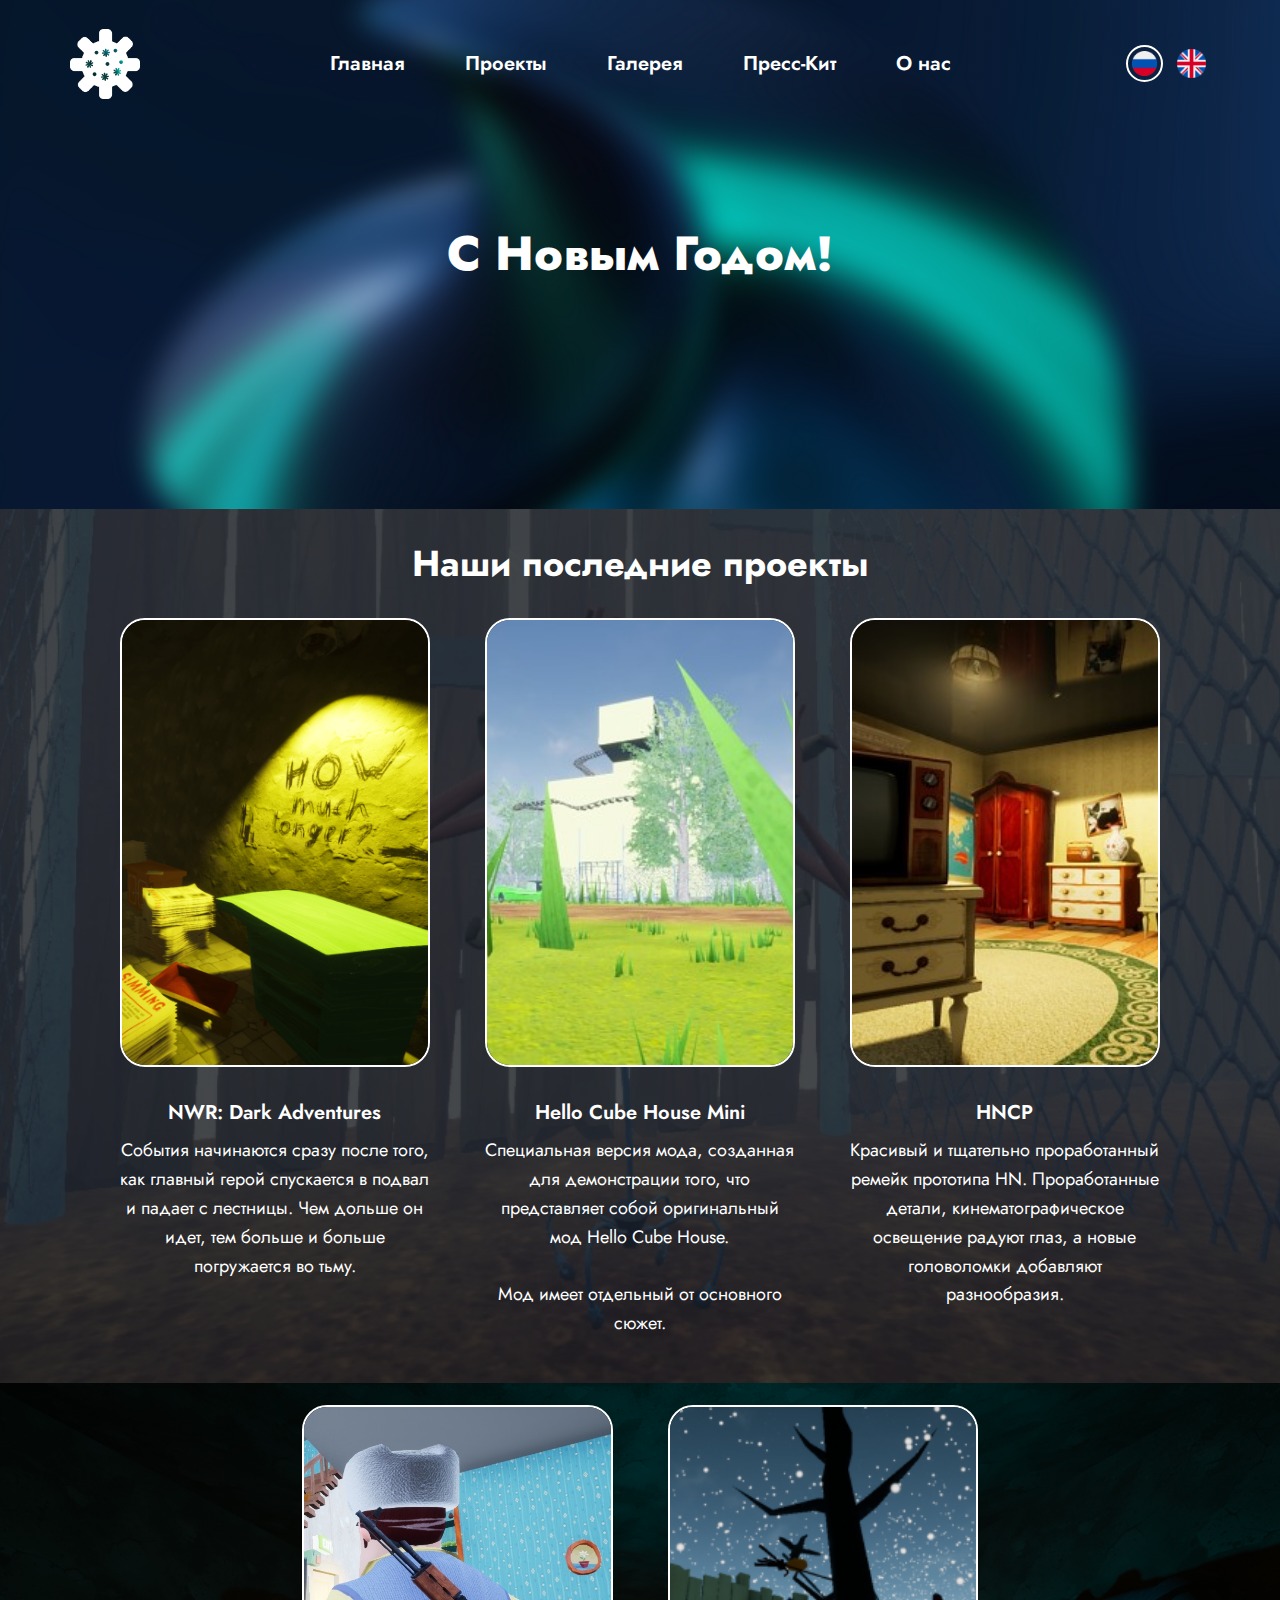
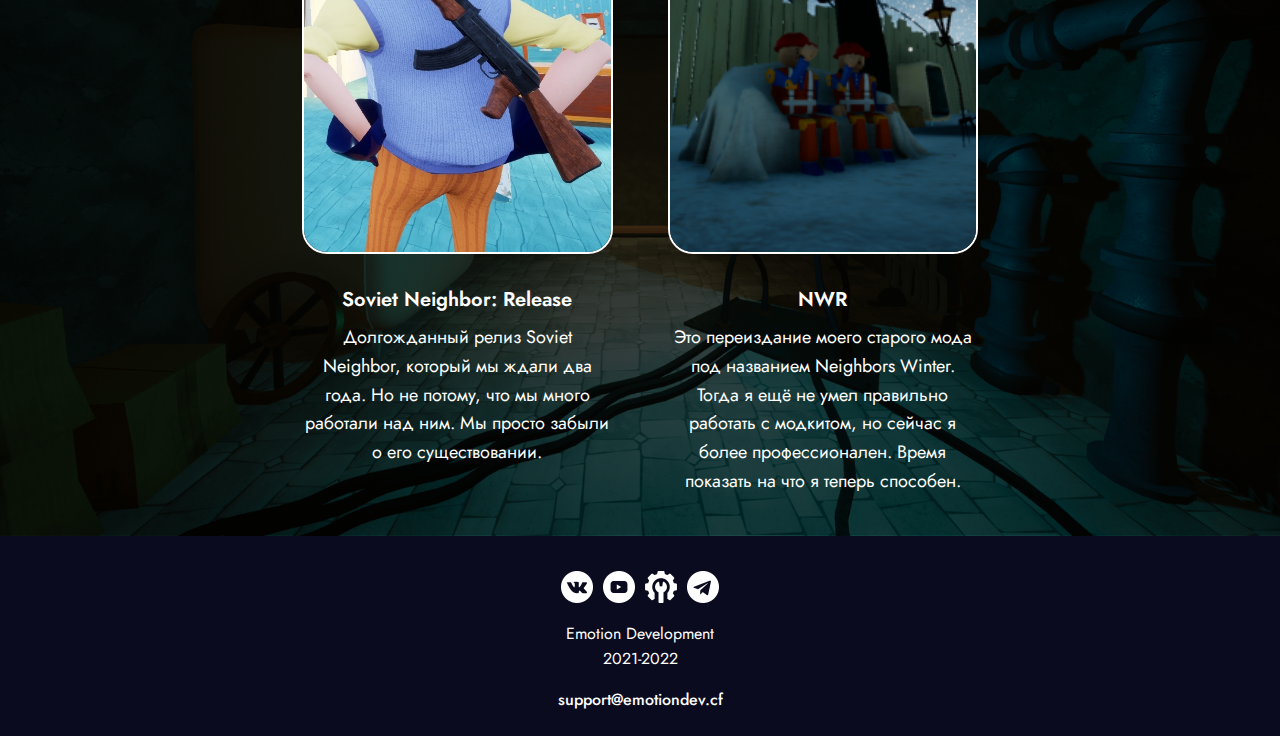
<file: index.html>
<!DOCTYPE html>
<html style="font-size: 16px;" lang="ru-RU"><head>
<!-- Google tag (gtag.js) -->
<script async src="https://www.googletagmanager.com/gtag/js?id=G-5GQX25TE05"></script>
<script>
  window.dataLayer = window.dataLayer || [];
  function gtag(){dataLayer.push(arguments);}
  gtag('js', new Date());

  gtag('config', 'G-5GQX25TE05');
</script>
    <meta name="viewport" content="width=device-width, initial-scale=1.0">
    <meta charset="utf-8">
    <meta name="keywords" content="​привет сосед, emotional development, emotion dev.,hello neighbor, эмоции, разработчик">
    <meta name="description" content="Emotion Development - это новая, но достойная команда разработчиков, которые делают лучшее для вас. Иконки, фан-игры, моды, мемы, красивый дизайн. И это только начало. Мы будем совершенствоваться и стараться выполнять ваши пожелания.">
    <title>Главная | Emotion Development |</title>
    <link rel="stylesheet" href="nicepage.css" media="screen">
<link rel="stylesheet" href="home.css" media="screen">
    <script class="u-script" type="text/javascript" src="jquery.js" defer=""></script>
    <script class="u-script" type="text/javascript" src="nicepage.js" defer=""></script>
    <meta name="generator" content="Nicepage 5.2.4, nicepage.com">
    <meta name="referrer" content="origin">
    
    <link rel="icon" href="images/favicon.svg">
    <link id="u-theme-google-font" rel="stylesheet" href="https://fonts.googleapis.com/css?family=Roboto:100,100i,300,300i,400,400i,500,500i,700,700i,900,900i|Jost:100,100i,200,200i,300,300i,400,400i,500,500i,600,600i,700,700i,800,800i,900,900i">
    <link id="u-page-google-font" rel="stylesheet" href="https://fonts.googleapis.com/css?family=Jost:100,100i,200,200i,300,300i,400,400i,500,500i,600,600i,700,700i,800,800i,900,900i">
    
    
    
    
    
    <script type="application/ld+json">{
		"@context": "http://schema.org",
		"@type": "Organization",
		"name": "Emotion Site Original",
		"sameAs": [
				"https://vk.com/emdev1",
				"https://www.youtube.com/channel/UCxdG49W7KeynDYzhjl24iug",
				"https://www.moddb.com/members/emotion-development",
				"https://t.me/dmitrymodder"
		]
}</script>
    <meta name="theme-color" content="#478ac9">
    <meta property="og:title" content="Главная | Emotion Development |">
    <meta property="og:description" content="Emotion Development - это новая, но достойная команда разработчиков, которые делают лучшее для вас. Иконки, фан-игры, моды, мемы, красивый дизайн. И это только начало. Мы будем совершенствоваться и стараться выполнять ваши пожелания.">
    <meta property="og:type" content="website">
  </head>
  <body data-home-page="home.html" data-home-page-title="home" class="u-body u-overlap u-overlap-contrast u-xl-mode" data-lang="ru"><header class="u-clearfix u-header" id="sec-0335"><div class="u-clearfix u-sheet u-valign-middle-md u-valign-middle-sm u-sheet-1">
        <img class="u-align-center-xs u-enable-responsive u-image u-image-contain u-image-default u-image-1" src="images/emotion_fluent_winter_compact.svg" alt="" data-image-width="778" data-image-height="779" data-href="home.html">
        <nav class="u-align-left u-menu u-menu-one-level u-offcanvas u-menu-1" data-responsive-from="MD" data-submenu-level="on-click">
          <div class="menu-collapse" style="font-size: 1.25rem; letter-spacing: 0px; font-weight: 600;">
            <a class="u-button-style u-custom-active-border-color u-custom-active-color u-custom-border u-custom-border-color u-custom-border-radius u-custom-borders u-custom-color u-custom-hover-border-color u-custom-hover-color u-custom-left-right-menu-spacing u-custom-padding-bottom u-custom-text-active-color u-custom-text-color u-custom-text-hover-color u-custom-top-bottom-menu-spacing u-file-icon u-nav-link u-text-white u-file-icon-1" href="#">
              <img src="images/3669462-7024b5f0.png" alt="">
            </a>
          </div>
          <div class="u-custom-menu u-nav-container">
            <ul class="u-nav u-spacing-20 u-unstyled u-nav-1"><li class="u-nav-item"><a class="u-border-active-white u-border-hover-grey-15 u-button-style u-nav-link u-text-active-white u-text-hover-grey-15 u-text-white" href="home.html" style="padding: 8px 20px;">Главная</a>
</li><li class="u-nav-item"><a class="u-border-active-white u-border-hover-grey-15 u-button-style u-nav-link u-text-active-white u-text-hover-grey-15 u-text-white" href="projects.html" style="padding: 8px 20px;">Проекты</a>
</li><li class="u-nav-item"><a class="u-border-active-white u-border-hover-grey-15 u-button-style u-nav-link u-text-active-white u-text-hover-grey-15 u-text-white" href="gallery.html" style="padding: 8px 20px;">Галерея</a>
</li><li class="u-nav-item"><a class="u-border-active-white u-border-hover-grey-15 u-button-style u-nav-link u-text-active-white u-text-hover-grey-15 u-text-white" href="presskit.html" style="padding: 8px 20px;">Пресс-Кит</a>
</li><li class="u-nav-item"><a class="u-border-active-white u-border-hover-grey-15 u-button-style u-nav-link u-text-active-white u-text-hover-grey-15 u-text-white" href="about.html" style="padding: 8px 20px;">О нас</a>
</li></ul>
          </div>
          <div class="u-custom-menu u-nav-container-collapse">
            <div class="u-align-center u-container-style u-custom-color-4 u-inner-container-layout u-sidenav u-sidenav-1" data-offcanvas-width="414.2657">
              <div class="u-inner-container-layout u-sidenav-overflow">
                <div class="u-menu-close u-menu-close-1"></div>
                <ul class="u-align-center u-nav u-popupmenu-items u-spacing-14 u-unstyled u-nav-2"><li class="u-nav-item"><a class="u-button-style u-nav-link" href="home.html">Главная</a>
</li><li class="u-nav-item"><a class="u-button-style u-nav-link" href="projects.html">Проекты</a>
</li><li class="u-nav-item"><a class="u-button-style u-nav-link" href="gallery.html">Галерея</a>
</li><li class="u-nav-item"><a class="u-button-style u-nav-link" href="presskit.html">Пресс-Кит</a>
</li><li class="u-nav-item"><a class="u-button-style u-nav-link" href="about.html">О нас</a>
</li></ul>
                <img class="u-align-center-xs u-image u-image-contain u-image-default u-opacity u-opacity-0 u-preserve-proportions u-image-2" alt="" data-image-width="4723" data-image-height="4723" src="images/emotion_white.png"><span class="u-file-icon u-icon u-icon-rectangle u-icon-1" data-href="https://emotiondev.ga"><img src="images/197374.png" alt=""></span><span class="u-border-2 u-border-white u-file-icon u-icon u-icon-circle u-icon-2"><img src="images/4628645.png" alt=""></span>
              </div>
            </div>
            <div class="u-menu-overlay"></div>
          </div>
        </nav><span class="u-file-icon u-hidden-md u-hidden-sm u-hidden-xs u-icon u-icon-rectangle u-icon-3" data-href="https://emotiondev.ga"><img src="images/197374.png" alt=""></span><span class="u-border-2 u-border-white u-file-icon u-hidden-md u-hidden-sm u-hidden-xs u-icon u-icon-circle u-icon-4"><img src="images/4628645.png" alt=""></span>
      </div></header>
    <section class="u-align-center u-clearfix u-image u-shading u-section-1" src="" data-image-width="4400" data-image-height="2477" id="sec-6d29">
      <div class="u-clearfix u-sheet u-valign-middle-xs u-sheet-1">
        <h1 class="u-text u-text-default u-text-white u-title u-text-1">С Новым Годом!</h1>
      </div>
    </section>
    <section class="u-clearfix u-image u-shading u-section-2" id="sec-89e2" data-image-width="1194" data-image-height="775">
      <div class="u-clearfix u-sheet u-valign-middle u-sheet-1">
        <h1 class="u-align-center u-text u-text-default u-text-font u-text-white u-text-1">Наши последние проекты</h1>
        <div class="u-list u-list-1">
          <div class="u-repeater u-repeater-1">
            <div class="u-align-center u-container-style u-list-item u-repeater-item">
              <div class="u-container-layout u-similar-container u-container-layout-1">
                <img class="u-border-2 u-border-custom-color-5 u-expanded-width u-image u-image-round u-radius-25 u-image-1" src="images/HighresScreenshot00008-min.png" alt="" data-image-width="1917" data-image-height="966">
                <p class="u-small-text u-text u-text-default u-text-variant u-text-2">NWR: Dark Adventures</p>
                <p class="u-small-text u-text u-text-default u-text-variant u-text-3"> События начинаются сразу после того, как главный герой спускается в подвал и падает с лестницы. Чем дольше он идет, тем больше и больше погружается во тьму.</p>
              </div>
            </div>
            <div class="u-align-center u-container-style u-list-item u-repeater-item">
              <div class="u-container-layout u-similar-container u-container-layout-2">
                <img class="u-border-2 u-border-custom-color-5 u-expanded-width u-image u-image-round u-radius-25 u-image-2" src="images/k_bECh3vd3E.1.jpg" alt="" data-image-width="620" data-image-height="304">
                <p class="u-small-text u-text u-text-default u-text-variant u-text-4">Hello Cube House Mini</p>
                <p class="u-small-text u-text u-text-default u-text-variant u-text-5"> Специальная версия мода, созданная для демонстрации того, что представляет собой оригинальный мод Hello Cube House. <br>
                  <br>Мод имеет отдельный от основного сюжет.<br>
                </p>
              </div>
            </div>
            <div class="u-align-center u-container-style u-list-item u-repeater-item">
              <div class="u-container-layout u-similar-container u-container-layout-3">
                <img class="u-border-2 u-border-custom-color-5 u-expanded-width u-image u-image-round u-radius-25 u-image-3" src="images/Bwb_jLxq9WM.jpg" alt="" data-image-width="620" data-image-height="310">
                <p class="u-small-text u-text u-text-default u-text-variant u-text-6">HNCP</p>
                <p class="u-small-text u-text u-text-default u-text-variant u-text-7"> Красивый и тщательно проработанный ремейк прототипа HN. Проработанные детали, кинематографическое освещение радуют глаз, а новые головоломки добавляют разнообразия.</p>
              </div>
            </div>
          </div>
        </div>
      </div>
    </section>
    <section class="u-clearfix u-image u-shading u-section-3" id="carousel_25c3" data-image-width="1920" data-image-height="969">
      <div class="u-clearfix u-sheet u-sheet-1">
        <div class="u-list u-list-1">
          <div class="u-repeater u-repeater-1">
            <div class="u-align-center u-container-style u-list-item u-repeater-item">
              <div class="u-container-layout u-similar-container u-container-layout-1">
                <img class="u-border-2 u-border-custom-color-5 u-expanded-width u-image u-image-round u-radius-25 u-image-1" src="images/_9-0xXvXOIs1.jpg" alt="" data-image-width="722" data-image-height="847">
                <p class="u-small-text u-text u-text-default u-text-variant u-text-1">Soviet Neighbor: Release</p>
                <p class="u-small-text u-text u-text-default u-text-variant u-text-2"> Долгожданный релиз Soviet Neighbor, который мы ждали два года. Но не потому, что мы много работали над ним. Мы просто забыли о его существовании.</p>
              </div>
            </div>
            <div class="u-align-center u-container-style u-list-item u-repeater-item">
              <div class="u-container-layout u-similar-container u-container-layout-2">
                <img class="u-border-2 u-border-custom-color-5 u-expanded-width u-image u-image-round u-radius-25 u-image-2" src="images/550.png" alt="" data-image-width="620" data-image-height="304">
                <p class="u-small-text u-text u-text-default u-text-variant u-text-3">NWR</p>
                <p class="u-small-text u-text u-text-default u-text-variant u-text-4"> Это переиздание моего старого мода под названием Neighbors Winter. Тогда я ещё не умел правильно работать с модкитом, но сейчас я более профессионален. Время показать на что я теперь способен.<br>
                </p>
              </div>
            </div>
          </div>
        </div>
      </div>
    </section>
    
    
    
    <footer class="u-align-center u-clearfix u-custom-color-4 u-footer u-footer" id="sec-d284"><div class="u-clearfix u-sheet u-sheet-1">
        <div class="u-social-icons u-spacing-10 u-social-icons-1">
          <a class="u-social-url" title="vk" target="_blank" href="https://vk.com/emdev1"><span class="u-file-icon u-icon u-social-facebook u-social-icon u-text-white u-icon-1"><img src="images/3670029-c7997261.png" alt=""></span>
          </a>
          <a class="u-social-url" title="YouTube" target="_blank" href="https://www.youtube.com/channel/UCxdG49W7KeynDYzhjl24iug"><span class="u-file-icon u-icon u-social-icon u-social-twitter u-text-white u-icon-2"><img src="images/3669688-ae1caf9d.png" alt=""></span>
          </a>
          <a class="u-social-url" title="ModDB" target="_blank" href="https://www.moddb.com/members/emotion-development"><span class="u-file-icon u-icon u-social-icon u-social-instagram u-text-white u-icon-3"><img src="images/3401263-6c079e1f.png" alt=""></span>
          </a>
          <a class="u-social-url" target="_blank" data-type="Telegram" title="Telegram" href="https://t.me/dmitrymodder"><span class="u-file-icon u-icon u-social-icon u-social-telegram u-text-white u-icon-4"><img src="images/2111710-b67a1967.png" alt=""></span>
          </a>
        </div>
        <p class="u-custom-font u-small-text u-text u-text-variant u-text-1">Emotion Development<br>2021-2022
        </p>
        <h5 class="u-text u-text-2">
          <a class="u-active-none u-border-none u-btn u-button-link u-button-style u-hover-none u-none u-text-white u-btn-1" href="mailto:support@emotiondev.cf">support@emotiondev.cf</a>
        </h5>
      </div></footer>
  
</body></html>
</file>
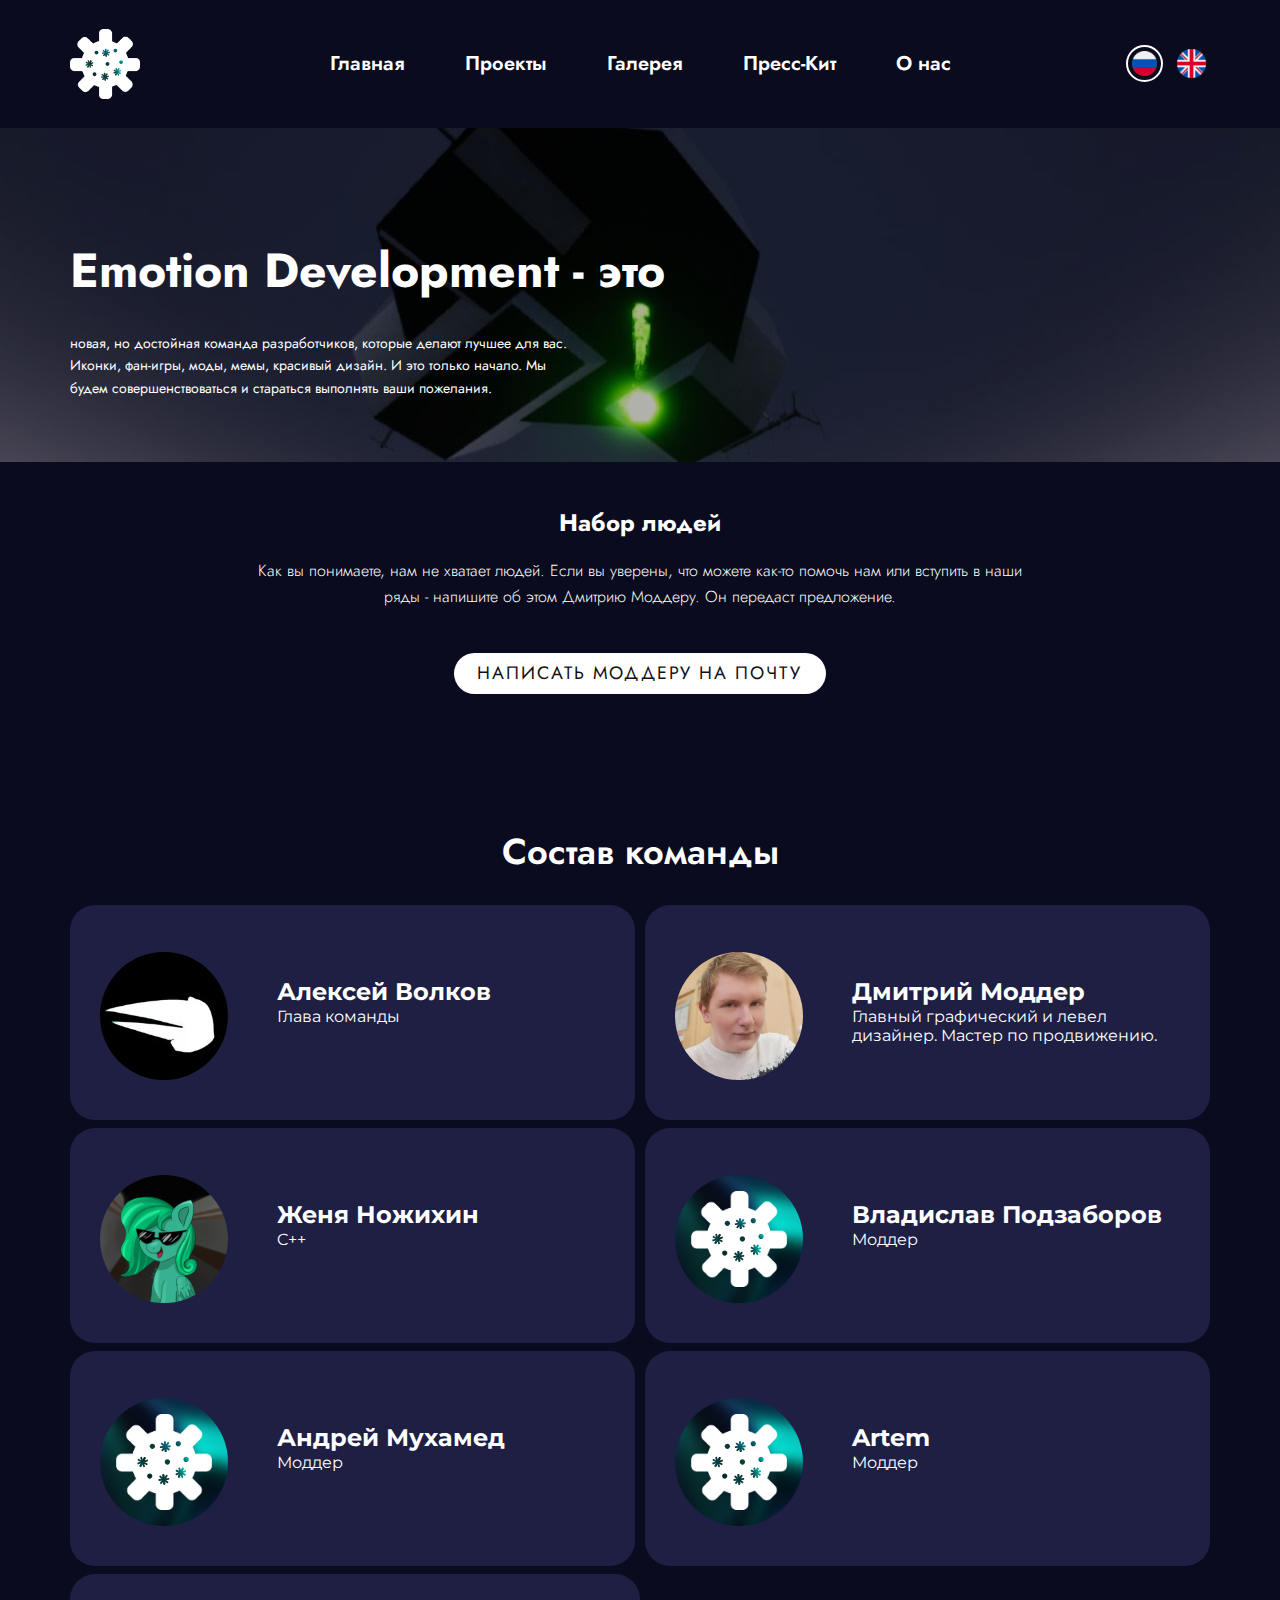
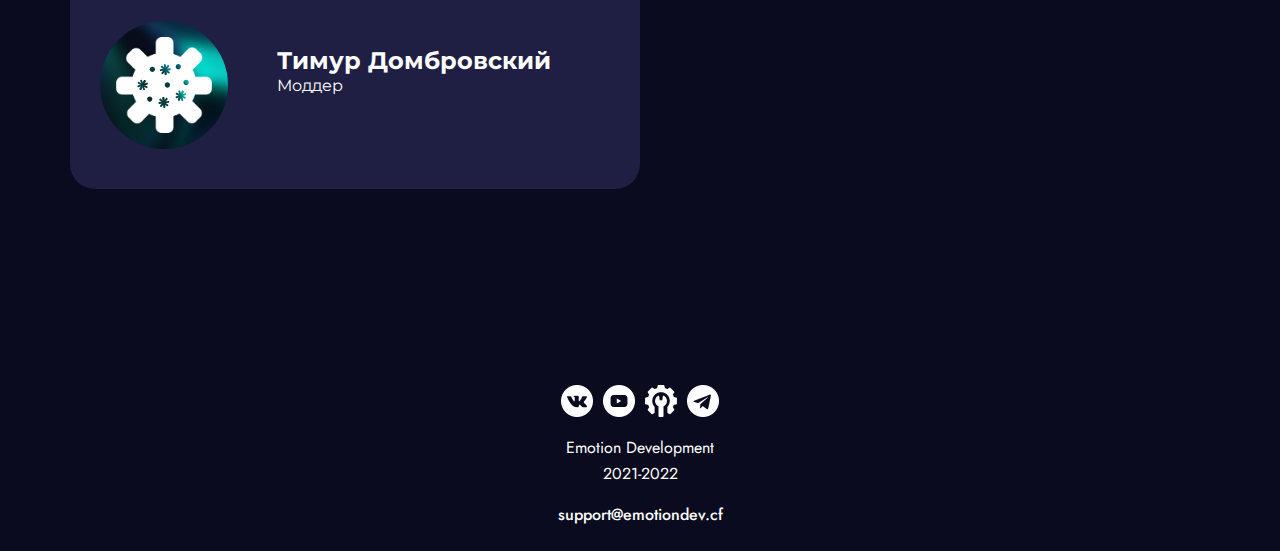
<file: about.html>
<!DOCTYPE html>
<html style="font-size: 16px;" lang="ru-RU"><head>
    <meta name="viewport" content="width=device-width, initial-scale=1.0">
    <meta charset="utf-8">
    <meta name="keywords" content="​привет сосед, emotional development, emotion dev.,hello neighbor, эмоции, разработчик">
    <meta name="description" content="Emotion Development - is ​a new but worthy team of developers who make the best for you. Icons, fan games, mods, memes, beautiful design. And that's a start. We will improve and try to fulfill your wishes.">
    <title>About Us | Emotion Development</title>
    <link rel="stylesheet" href="nicepage.css" media="screen">
<link rel="stylesheet" href="about.css" media="screen">
    <script class="u-script" type="text/javascript" src="jquery.js" defer=""></script>
    <script class="u-script" type="text/javascript" src="nicepage.js" defer=""></script>
    <meta name="generator" content="Nicepage 5.2.4, nicepage.com">
    <meta name="referrer" content="origin">
    <link rel="icon" href="images/favicon.svg">
    <link id="u-theme-google-font" rel="stylesheet" href="https://fonts.googleapis.com/css?family=Roboto:100,100i,300,300i,400,400i,500,500i,700,700i,900,900i|Jost:100,100i,200,200i,300,300i,400,400i,500,500i,600,600i,700,700i,800,800i,900,900i">
    <link id="u-page-google-font" rel="stylesheet" href="https://fonts.googleapis.com/css?family=Montserrat:100,100i,200,200i,300,300i,400,400i,500,500i,600,600i,700,700i,800,800i,900,900i|Jost:100,100i,200,200i,300,300i,400,400i,500,500i,600,600i,700,700i,800,800i,900,900i">
    
    
    
    
    
    <script type="application/ld+json">{
		"@context": "http://schema.org",
		"@type": "Organization",
		"name": "Emotion Site Original",
		"sameAs": [
				"https://vk.com/emdev1",
				"https://www.youtube.com/channel/UCxdG49W7KeynDYzhjl24iug",
				"https://www.moddb.com/members/emotion-development",
				"https://t.me/dmitrymodder"
		]
}</script>
    <meta name="theme-color" content="#478ac9">
    <meta property="og:title" content="About Us | Emotion Development">
    <meta property="og:description" content="Emotion Development - is ​a new but worthy team of developers who make the best for you. Icons, fan games, mods, memes, beautiful design. And that's a start. We will improve and try to fulfill your wishes.">
    <meta property="og:type" content="website">
  </head>
  <body class="u-body u-xl-mode" data-lang="ru"><header class="u-clearfix u-header" id="sec-0335"><div class="u-clearfix u-sheet u-valign-middle-md u-valign-middle-sm u-sheet-1">
        <img class="u-align-center-xs u-enable-responsive u-image u-image-contain u-image-default u-image-1" src="images/emotion_fluent_winter_compact.svg" alt="" data-image-width="778" data-image-height="779" data-href="home.html">
        <nav class="u-align-left u-menu u-menu-one-level u-offcanvas u-menu-1" data-responsive-from="MD" data-submenu-level="on-click">
          <div class="menu-collapse" style="font-size: 1.25rem; letter-spacing: 0px; font-weight: 600;">
            <a class="u-button-style u-custom-active-border-color u-custom-active-color u-custom-border u-custom-border-color u-custom-border-radius u-custom-borders u-custom-color u-custom-hover-border-color u-custom-hover-color u-custom-left-right-menu-spacing u-custom-padding-bottom u-custom-text-active-color u-custom-text-color u-custom-text-hover-color u-custom-top-bottom-menu-spacing u-file-icon u-nav-link u-text-white u-file-icon-1" href="#">
              <img src="images/3669462-7024b5f0.png" alt="">
            </a>
          </div>
          <div class="u-custom-menu u-nav-container">
            <ul class="u-nav u-spacing-20 u-unstyled u-nav-1"><li class="u-nav-item"><a class="u-border-active-white u-border-hover-grey-15 u-button-style u-nav-link u-text-active-white u-text-hover-grey-15 u-text-white" href="home.html" style="padding: 8px 20px;">Главная</a>
</li><li class="u-nav-item"><a class="u-border-active-white u-border-hover-grey-15 u-button-style u-nav-link u-text-active-white u-text-hover-grey-15 u-text-white" href="projects.html" style="padding: 8px 20px;">Проекты</a>
</li><li class="u-nav-item"><a class="u-border-active-white u-border-hover-grey-15 u-button-style u-nav-link u-text-active-white u-text-hover-grey-15 u-text-white" href="gallery.html" style="padding: 8px 20px;">Галерея</a>
</li><li class="u-nav-item"><a class="u-border-active-white u-border-hover-grey-15 u-button-style u-nav-link u-text-active-white u-text-hover-grey-15 u-text-white" href="presskit.html" style="padding: 8px 20px;">Пресс-Кит</a>
</li><li class="u-nav-item"><a class="u-border-active-white u-border-hover-grey-15 u-button-style u-nav-link u-text-active-white u-text-hover-grey-15 u-text-white" href="about.html" style="padding: 8px 20px;">О нас</a>
</li></ul>
          </div>
          <div class="u-custom-menu u-nav-container-collapse">
            <div class="u-align-center u-container-style u-custom-color-4 u-inner-container-layout u-sidenav u-sidenav-1" data-offcanvas-width="414.2657">
              <div class="u-inner-container-layout u-sidenav-overflow">
                <div class="u-menu-close u-menu-close-1"></div>
                <ul class="u-align-center u-nav u-popupmenu-items u-spacing-14 u-unstyled u-nav-2"><li class="u-nav-item"><a class="u-button-style u-nav-link" href="home.html">Главная</a>
</li><li class="u-nav-item"><a class="u-button-style u-nav-link" href="projects.html">Проекты</a>
</li><li class="u-nav-item"><a class="u-button-style u-nav-link" href="gallery.html">Галерея</a>
</li><li class="u-nav-item"><a class="u-button-style u-nav-link" href="presskit.html">Пресс-Кит</a>
</li><li class="u-nav-item"><a class="u-button-style u-nav-link" href="about.html">О нас</a>
</li></ul>
                <img class="u-align-center-xs u-image u-image-contain u-image-default u-opacity u-opacity-0 u-preserve-proportions u-image-2" alt="" data-image-width="4723" data-image-height="4723" src="images/emotion_white.png"><span class="u-file-icon u-icon u-icon-rectangle u-icon-1" data-href="https://emotiondev.ga"><img src="images/197374.png" alt=""></span><span class="u-border-2 u-border-white u-file-icon u-icon u-icon-circle u-icon-2"><img src="images/4628645.png" alt=""></span>
              </div>
            </div>
            <div class="u-menu-overlay"></div>
          </div>
        </nav><span class="u-file-icon u-hidden-md u-hidden-sm u-hidden-xs u-icon u-icon-rectangle u-icon-3" data-href="https://emotiondev.ga"><img src="images/197374.png" alt=""></span><span class="u-border-2 u-border-white u-file-icon u-hidden-md u-hidden-sm u-hidden-xs u-icon u-icon-circle u-icon-4"><img src="images/4628645.png" alt=""></span>
      </div></header>
    <section class="skrollable u-align-left u-clearfix u-image u-shading u-section-1" src="" id="carousel_063e" data-image-width="1280" data-image-height="831">
      <div class="u-clearfix u-sheet u-sheet-1">
        <h1 class="u-custom-font u-text u-text-body-alt-color u-title u-text-1">Emotion Development - это</h1>
        <p class="u-custom-font u-large-text u-text u-text-body-alt-color u-text-variant u-text-2">новая, но достойная команда разработчиков, которые делают лучшее для вас. Иконки, фан-игры, моды, мемы, красивый дизайн. И это только начало. Мы будем совершенствоваться и стараться выполнять ваши пожелания.</p>
      </div>
    </section>
    <section class="u-align-center u-clearfix u-custom-color-4 u-section-2" id="sec-6309">
      <div class="u-clearfix u-sheet u-sheet-1">
        <h1 class="u-text u-text-default u-text-1">Набор людей</h1>
        <p class="u-text u-text-2"> Как вы понимаете, нам не хватает людей. Если вы уверены, что можете как-то помочь нам или вступить в наши ряды - напишите об этом Дмитрию Моддеру. Он передаст предложение.</p>
        <a href="mailto:dmitrymodder@emotiondev.cf?subject=I%20want%20to%20join%20your%20team!" class="u-border-none u-btn u-btn-round u-button-style u-color-scheme-summer-time u-color-style-multicolor-1 u-radius-50 u-text-active-black u-text-hover-black u-white u-btn-1" target="_blank">Написать моддеру на почту</a>
      </div>
    </section>
    <section class="u-align-left u-clearfix u-custom-color-4 u-section-3" id="carousel_5888">
      <div class="u-clearfix u-sheet u-sheet-1">
        <h1 class="u-align-center u-text u-text-font u-text-1">Состав команды</h1>
        <div class="u-expanded-width u-list u-list-1">
          <div class="u-repeater u-repeater-1">
            <div class="u-align-center-xs u-align-left-lg u-align-left-md u-align-left-sm u-align-left-xl u-container-style u-custom-color-1 u-list-item u-radius-25 u-repeater-item u-shape-round u-list-item-1">
              <div class="u-container-layout u-similar-container u-container-layout-1">
                <div class="u-image u-image-circle u-image-1" alt="" data-image-width="200" data-image-height="200"></div>
                <h4 class="u-custom-font u-font-montserrat u-text u-text-white u-text-2">Алексей Волков</h4>
                <h4 class="u-custom-font u-font-montserrat u-text u-text-white u-text-3">Глава команды<br>
                </h4>
              </div>
            </div>
            <div class="u-align-center-xs u-align-left-lg u-align-left-md u-align-left-sm u-align-left-xl u-container-style u-custom-color-1 u-list-item u-radius-25 u-repeater-item u-shape-round u-list-item-2">
              <div class="u-container-layout u-similar-container u-container-layout-2">
                <div class="u-image u-image-circle u-image-2" alt="" data-image-width="810" data-image-height="1080"></div>
                <h4 class="u-custom-font u-font-montserrat u-text u-text-white u-text-4">Дмитрий Моддер</h4>
                <h4 class="u-custom-font u-font-montserrat u-text u-text-white u-text-5">Главный графический и левел дизайнер. Мастер по продвижению.</h4>
              </div>
            </div>
          </div>
        </div>
        <div class="u-expanded-width-lg u-expanded-width-md u-expanded-width-sm u-expanded-width-xl u-list u-list-2">
          <div class="u-repeater u-repeater-2">
            <div class="u-align-center-xs u-align-left-lg u-align-left-md u-align-left-sm u-align-left-xl u-container-style u-custom-color-1 u-list-item u-radius-25 u-repeater-item u-shape-round u-list-item-3">
              <div class="u-container-layout u-similar-container u-container-layout-3">
                <div class="u-image u-image-circle u-image-3" alt="" data-image-width="1040" data-image-height="1039"></div>
                <h4 class="u-custom-font u-font-montserrat u-text u-text-white u-text-6">Женя Ножихин</h4>
                <h4 class="u-custom-font u-font-montserrat u-text u-text-white u-text-7">C++<br>
                </h4>
              </div>
            </div>
            <div class="u-align-center-xs u-align-left-lg u-align-left-md u-align-left-sm u-align-left-xl u-container-style u-custom-color-1 u-list-item u-radius-25 u-repeater-item u-shape-round u-list-item-4">
              <div class="u-container-layout u-similar-container u-container-layout-4">
                <div class="u-image u-image-circle u-image-4" alt="" data-image-width="1040" data-image-height="1039"></div>
                <h4 class="u-custom-font u-font-montserrat u-text u-text-white u-text-8">Владислав Подзаборов</h4>
                <h4 class="u-custom-font u-font-montserrat u-text u-text-white u-text-9">Моддер</h4>
              </div>
            </div>
          </div>
        </div>
        <div class="u-expanded-width u-list u-list-3">
          <div class="u-repeater u-repeater-3">
            <div class="u-align-center-xs u-align-left-lg u-align-left-md u-align-left-sm u-align-left-xl u-container-style u-custom-color-1 u-list-item u-radius-25 u-repeater-item u-shape-round u-list-item-5">
              <div class="u-container-layout u-similar-container u-container-layout-5">
                <div class="u-image u-image-circle u-image-5" alt="" data-image-width="1040" data-image-height="1039"></div>
                <h4 class="u-custom-font u-font-montserrat u-text u-text-white u-text-10">Андрей Мухамед</h4>
                <h4 class="u-custom-font u-font-montserrat u-text u-text-white u-text-11">Моддер<br>
                </h4>
              </div>
            </div>
            <div class="u-align-center-xs u-align-left-lg u-align-left-md u-align-left-sm u-align-left-xl u-container-style u-custom-color-1 u-list-item u-radius-25 u-repeater-item u-shape-round u-list-item-6">
              <div class="u-container-layout u-similar-container u-container-layout-6">
                <div class="u-image u-image-circle u-image-6" alt="" data-image-width="1040" data-image-height="1039"></div>
                <h4 class="u-custom-font u-font-montserrat u-text u-text-white u-text-12">Artem</h4>
                <h4 class="u-custom-font u-font-montserrat u-text u-text-white u-text-13">Моддер</h4>
              </div>
            </div>
          </div>
        </div>
        <div class="u-list u-list-4">
          <div class="u-repeater u-repeater-4">
            <div class="u-align-center-xs u-align-left-lg u-align-left-md u-align-left-sm u-align-left-xl u-container-style u-custom-color-1 u-list-item u-radius-25 u-repeater-item u-shape-round u-list-item-7">
              <div class="u-container-layout u-similar-container u-container-layout-7">
                <div class="u-image u-image-circle u-image-7" alt="" data-image-width="1040" data-image-height="1039"></div>
                <h4 class="u-custom-font u-font-montserrat u-text u-text-white u-text-14">Тимур Домбровский</h4>
                <h4 class="u-custom-font u-font-montserrat u-text u-text-white u-text-15">Моддер<br>
                </h4>
              </div>
            </div>
          </div>
        </div>
      </div>
    </section>
    
    
    
    <footer class="u-align-center u-clearfix u-custom-color-4 u-footer u-footer" id="sec-d284"><div class="u-clearfix u-sheet u-sheet-1">
        <div class="u-social-icons u-spacing-10 u-social-icons-1">
          <a class="u-social-url" title="vk" target="_blank" href="https://vk.com/emdev1"><span class="u-file-icon u-icon u-social-facebook u-social-icon u-text-white u-icon-1"><img src="images/3670029-c7997261.png" alt=""></span>
          </a>
          <a class="u-social-url" title="YouTube" target="_blank" href="https://www.youtube.com/channel/UCxdG49W7KeynDYzhjl24iug"><span class="u-file-icon u-icon u-social-icon u-social-twitter u-text-white u-icon-2"><img src="images/3669688-ae1caf9d.png" alt=""></span>
          </a>
          <a class="u-social-url" title="ModDB" target="_blank" href="https://www.moddb.com/members/emotion-development"><span class="u-file-icon u-icon u-social-icon u-social-instagram u-text-white u-icon-3"><img src="images/3401263-6c079e1f.png" alt=""></span>
          </a>
          <a class="u-social-url" target="_blank" data-type="Telegram" title="Telegram" href="https://t.me/dmitrymodder"><span class="u-file-icon u-icon u-social-icon u-social-telegram u-text-white u-icon-4"><img src="images/2111710-b67a1967.png" alt=""></span>
          </a>
        </div>
        <p class="u-custom-font u-small-text u-text u-text-variant u-text-1">Emotion Development<br>2021-2022
        </p>
        <h5 class="u-text u-text-2">
          <a class="u-active-none u-border-none u-btn u-button-link u-button-style u-hover-none u-none u-text-white u-btn-1" href="mailto:support@emotiondev.cf">support@emotiondev.cf</a>
        </h5>
      </div></footer>
  
</body></html>
</file>
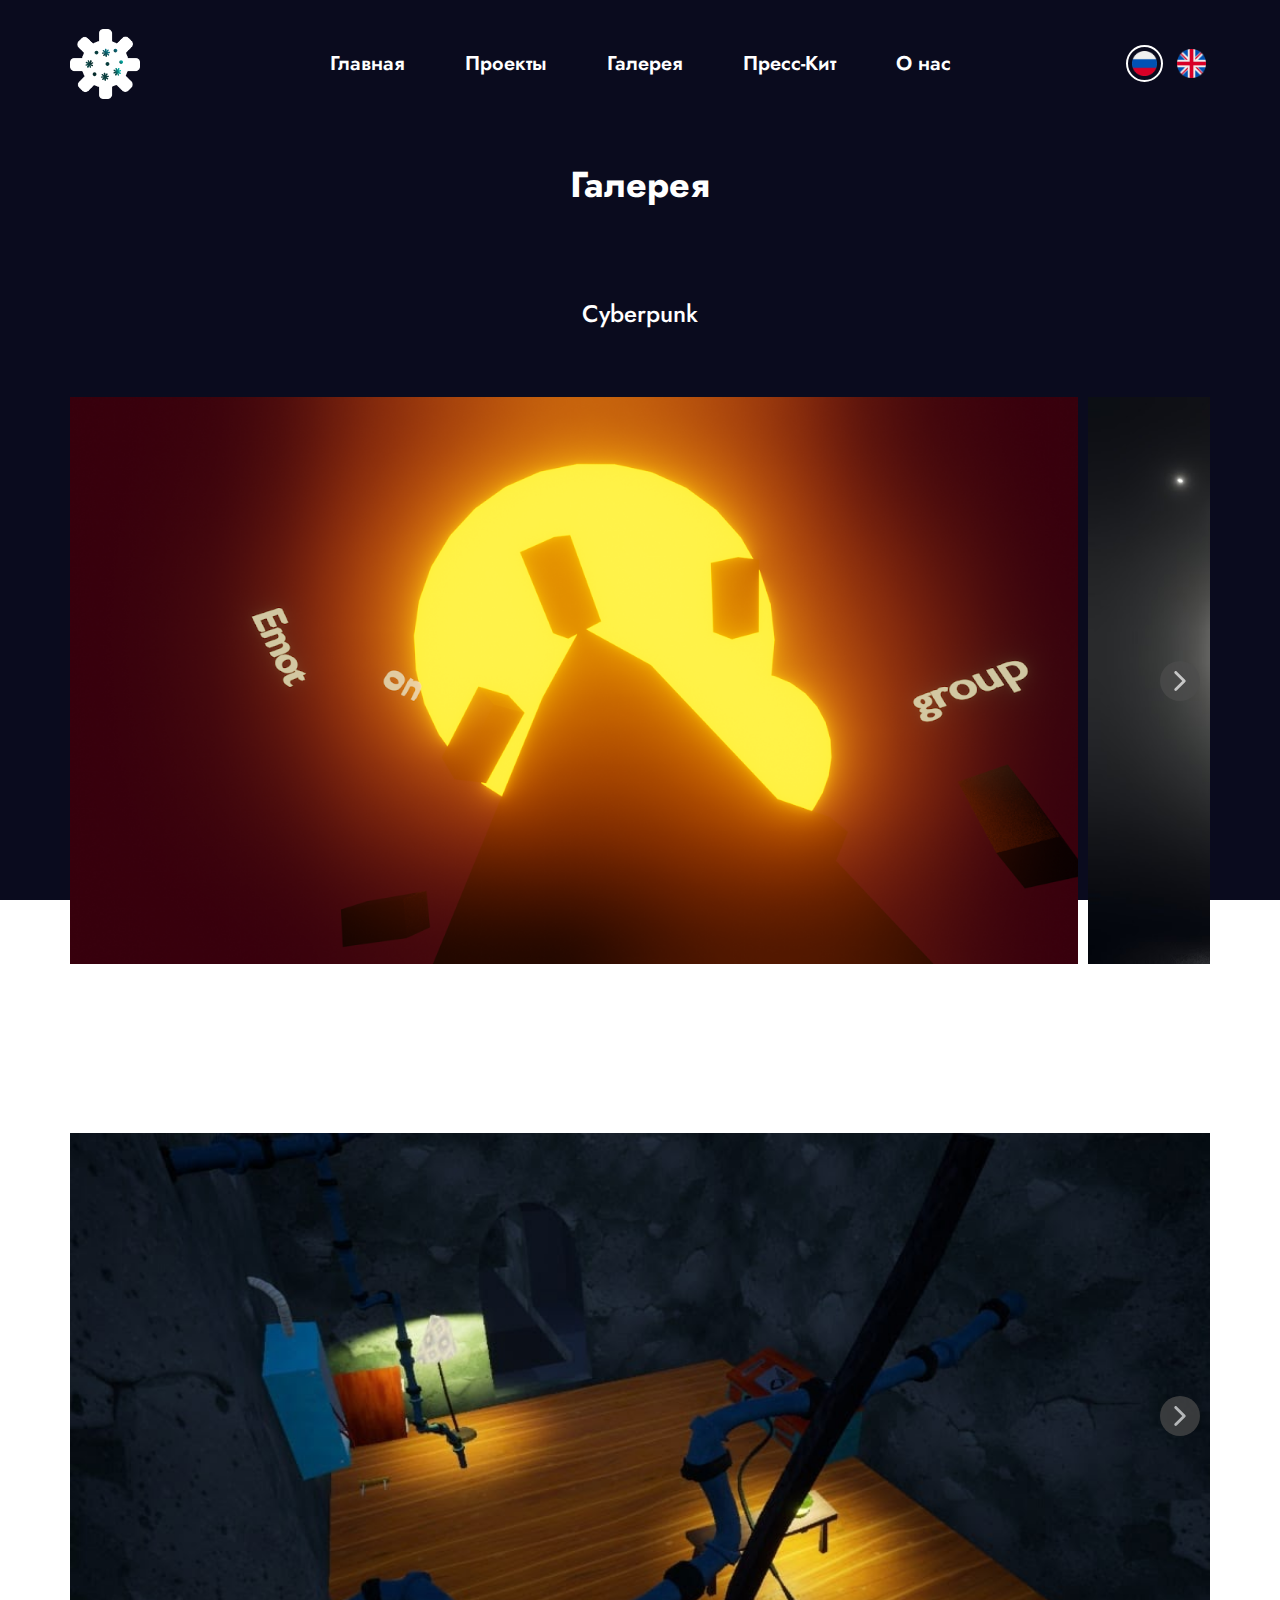
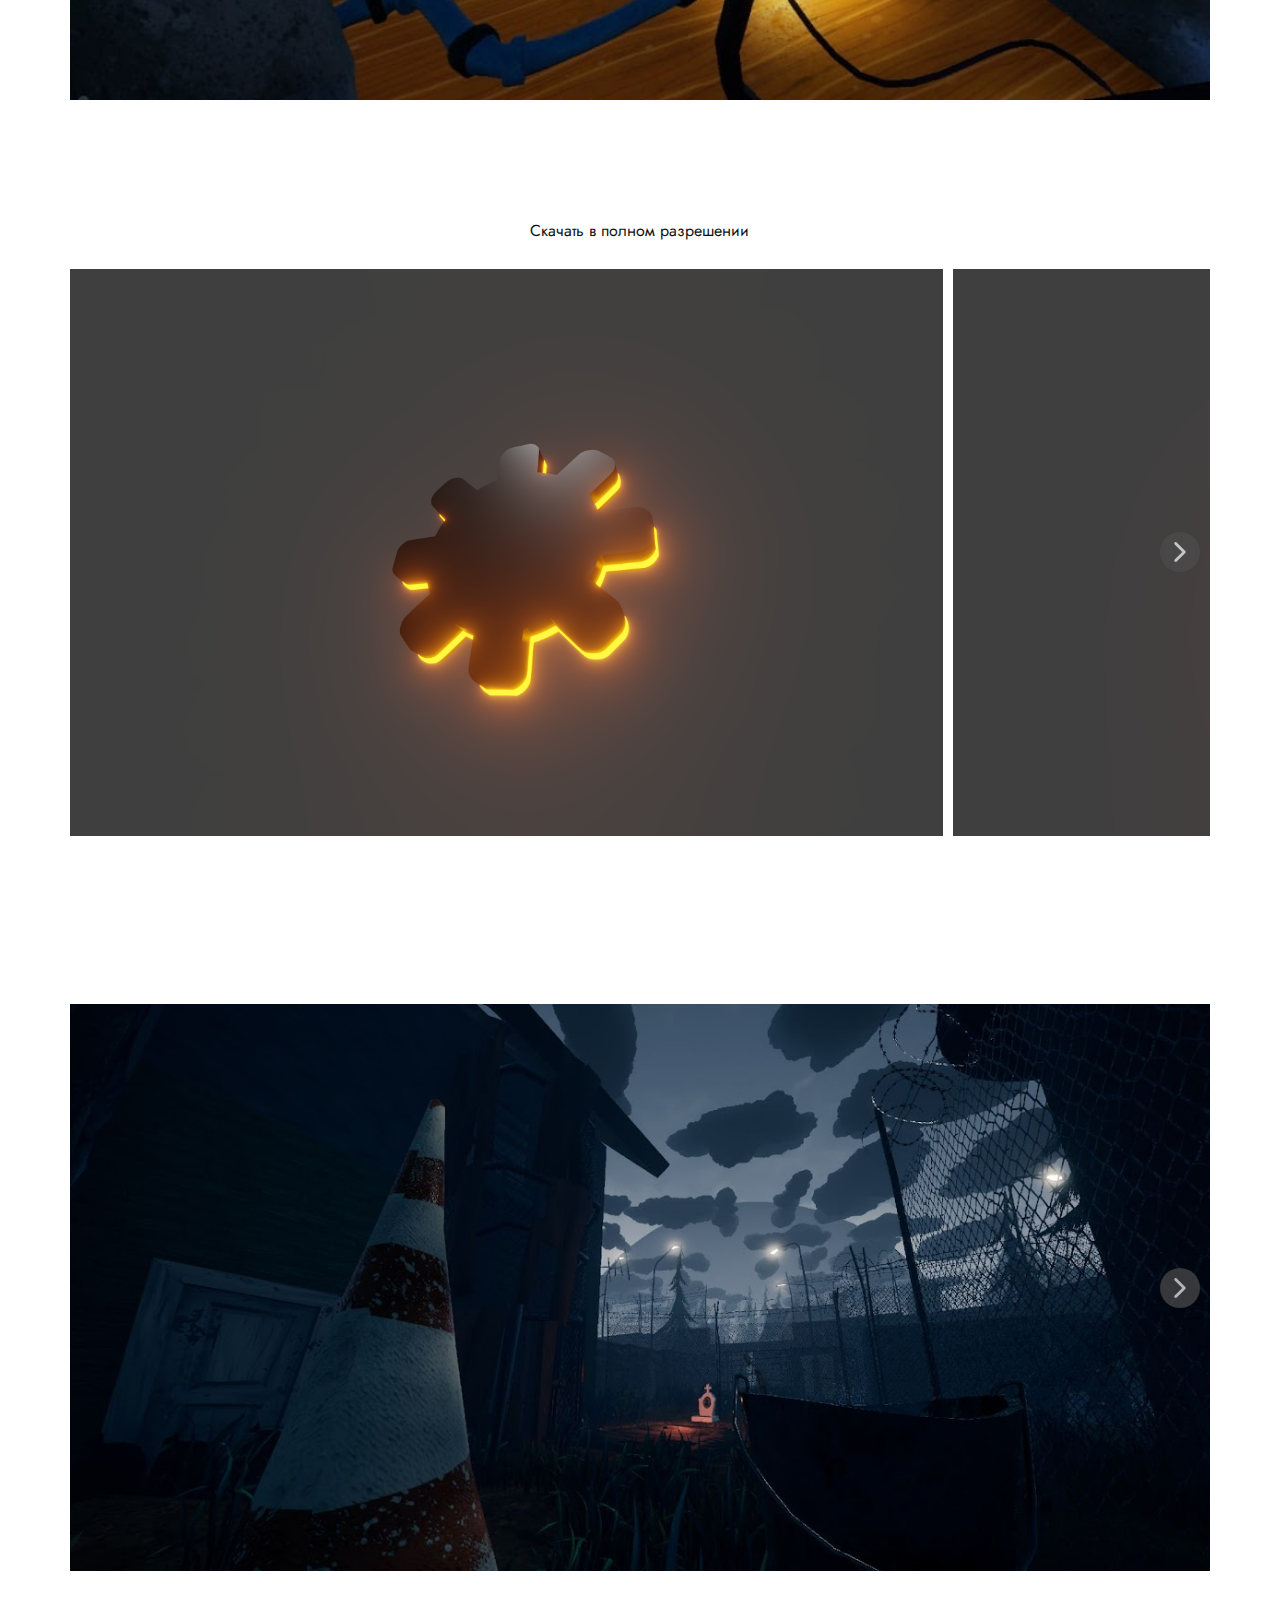
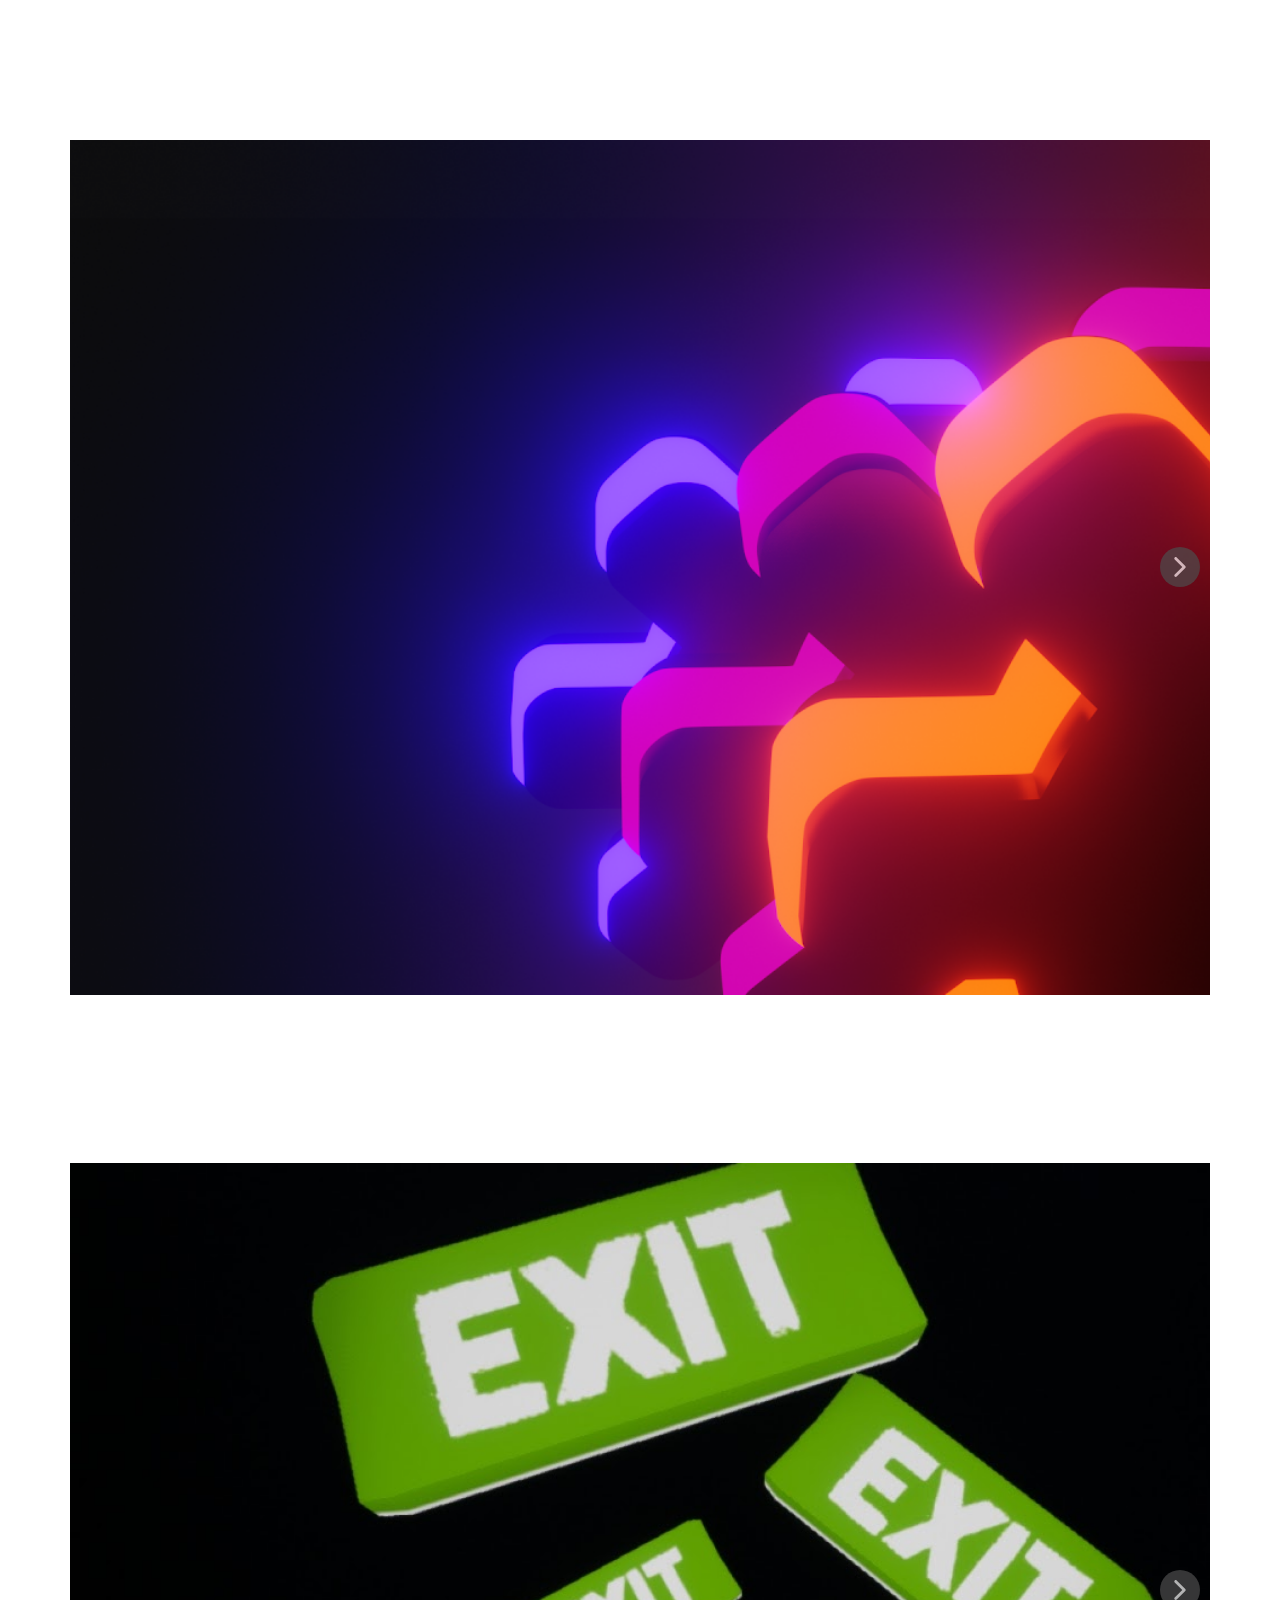
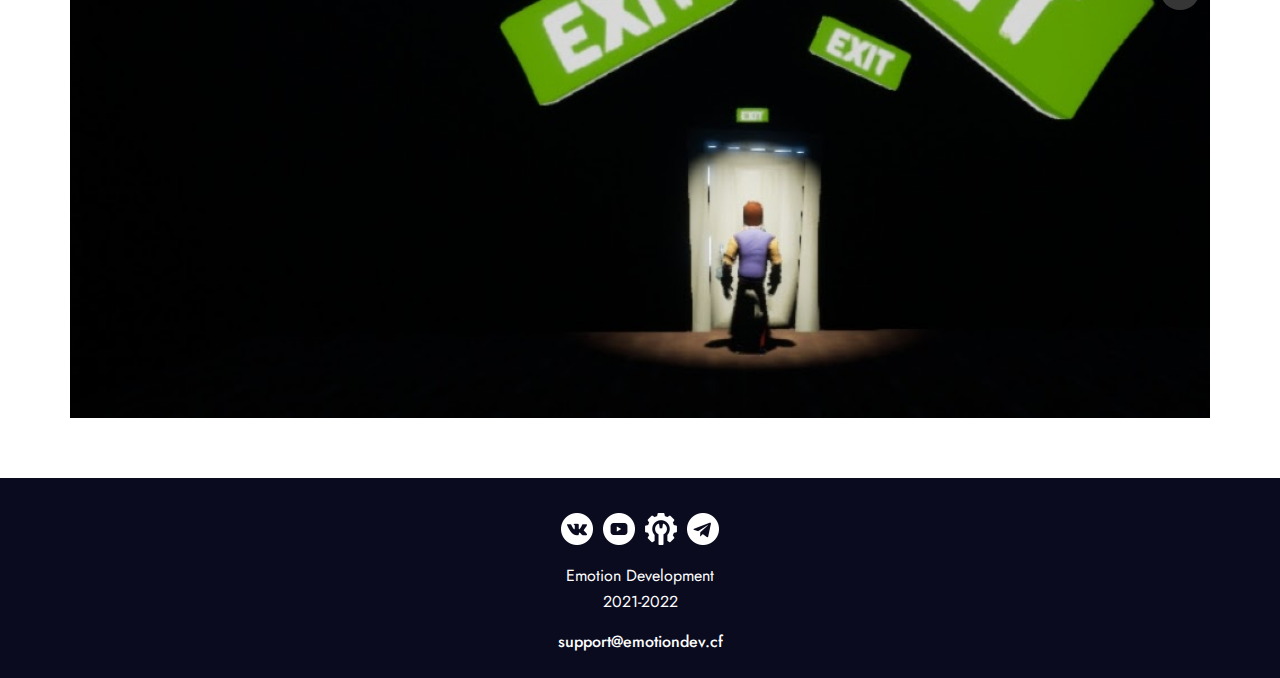
<file: gallery.html>
<!DOCTYPE html>
<html style="font-size: 16px;" lang="ru-RU"><head>
    <meta name="viewport" content="width=device-width, initial-scale=1.0">
    <meta charset="utf-8">
    <meta name="keywords" content="​привет сосед, emotional development, emotion dev.,hello neighbor, эмоции, разработчик">
    <meta name="description" content="Emotion Development - is ​a new but worthy team of developers who make the best for you. Icons, fan games, mods, memes, beautiful design. And that's a start. We will improve and try to fulfill your wishes.">
    <title>Gallery | Emotion Development</title>
    <link rel="stylesheet" href="nicepage.css" media="screen">
<link rel="stylesheet" href="gallery.css" media="screen">
    <script class="u-script" type="text/javascript" src="jquery.js" defer=""></script>
    <script class="u-script" type="text/javascript" src="nicepage.js" defer=""></script>
    <meta name="generator" content="Nicepage 5.2.4, nicepage.com">
    <meta name="referrer" content="origin">
    <link rel="icon" href="images/favicon.svg">
    <link id="u-theme-google-font" rel="stylesheet" href="https://fonts.googleapis.com/css?family=Roboto:100,100i,300,300i,400,400i,500,500i,700,700i,900,900i|Jost:100,100i,200,200i,300,300i,400,400i,500,500i,600,600i,700,700i,800,800i,900,900i">
    <link id="u-page-google-font" rel="stylesheet" href="https://fonts.googleapis.com/css?family=Jost:100,100i,200,200i,300,300i,400,400i,500,500i,600,600i,700,700i,800,800i,900,900i">
    
    
    
    
    
    
    
    
    
    <script type="application/ld+json">{
		"@context": "http://schema.org",
		"@type": "Organization",
		"name": "Emotion Site Original",
		"sameAs": [
				"https://vk.com/emdev1",
				"https://www.youtube.com/channel/UCxdG49W7KeynDYzhjl24iug",
				"https://www.moddb.com/members/emotion-development",
				"https://t.me/dmitrymodder"
		]
}</script>
    <meta name="theme-color" content="#478ac9">
    <meta property="og:title" content="Gallery | Emotion Development">
    <meta property="og:description" content="Emotion Development - is ​a new but worthy team of developers who make the best for you. Icons, fan games, mods, memes, beautiful design. And that's a start. We will improve and try to fulfill your wishes.">
    <meta property="og:type" content="website">
  </head>
  <body class="u-body u-xl-mode" data-lang="ru"><header class="u-clearfix u-header" id="sec-0335"><div class="u-clearfix u-sheet u-valign-middle-md u-valign-middle-sm u-sheet-1">
        <img class="u-align-center-xs u-enable-responsive u-image u-image-contain u-image-default u-image-1" src="images/emotion_fluent_winter_compact.svg" alt="" data-image-width="778" data-image-height="779" data-href="home.html">
        <nav class="u-align-left u-menu u-menu-one-level u-offcanvas u-menu-1" data-responsive-from="MD" data-submenu-level="on-click">
          <div class="menu-collapse" style="font-size: 1.25rem; letter-spacing: 0px; font-weight: 600;">
            <a class="u-button-style u-custom-active-border-color u-custom-active-color u-custom-border u-custom-border-color u-custom-border-radius u-custom-borders u-custom-color u-custom-hover-border-color u-custom-hover-color u-custom-left-right-menu-spacing u-custom-padding-bottom u-custom-text-active-color u-custom-text-color u-custom-text-hover-color u-custom-top-bottom-menu-spacing u-file-icon u-nav-link u-text-white u-file-icon-1" href="#">
              <img src="images/3669462-7024b5f0.png" alt="">
            </a>
          </div>
          <div class="u-custom-menu u-nav-container">
            <ul class="u-nav u-spacing-20 u-unstyled u-nav-1"><li class="u-nav-item"><a class="u-border-active-white u-border-hover-grey-15 u-button-style u-nav-link u-text-active-white u-text-hover-grey-15 u-text-white" href="home.html" style="padding: 8px 20px;">Главная</a>
</li><li class="u-nav-item"><a class="u-border-active-white u-border-hover-grey-15 u-button-style u-nav-link u-text-active-white u-text-hover-grey-15 u-text-white" href="projects.html" style="padding: 8px 20px;">Проекты</a>
</li><li class="u-nav-item"><a class="u-border-active-white u-border-hover-grey-15 u-button-style u-nav-link u-text-active-white u-text-hover-grey-15 u-text-white" href="gallery.html" style="padding: 8px 20px;">Галерея</a>
</li><li class="u-nav-item"><a class="u-border-active-white u-border-hover-grey-15 u-button-style u-nav-link u-text-active-white u-text-hover-grey-15 u-text-white" href="presskit.html" style="padding: 8px 20px;">Пресс-Кит</a>
</li><li class="u-nav-item"><a class="u-border-active-white u-border-hover-grey-15 u-button-style u-nav-link u-text-active-white u-text-hover-grey-15 u-text-white" href="about.html" style="padding: 8px 20px;">О нас</a>
</li></ul>
          </div>
          <div class="u-custom-menu u-nav-container-collapse">
            <div class="u-align-center u-container-style u-custom-color-4 u-inner-container-layout u-sidenav u-sidenav-1" data-offcanvas-width="414.2657">
              <div class="u-inner-container-layout u-sidenav-overflow">
                <div class="u-menu-close u-menu-close-1"></div>
                <ul class="u-align-center u-nav u-popupmenu-items u-spacing-14 u-unstyled u-nav-2"><li class="u-nav-item"><a class="u-button-style u-nav-link" href="home.html">Главная</a>
</li><li class="u-nav-item"><a class="u-button-style u-nav-link" href="projects.html">Проекты</a>
</li><li class="u-nav-item"><a class="u-button-style u-nav-link" href="gallery.html">Галерея</a>
</li><li class="u-nav-item"><a class="u-button-style u-nav-link" href="presskit.html">Пресс-Кит</a>
</li><li class="u-nav-item"><a class="u-button-style u-nav-link" href="about.html">О нас</a>
</li></ul>
                <img class="u-align-center-xs u-image u-image-contain u-image-default u-opacity u-opacity-0 u-preserve-proportions u-image-2" alt="" data-image-width="4723" data-image-height="4723" src="images/emotion_white.png"><span class="u-file-icon u-icon u-icon-rectangle u-icon-1" data-href="https://emotiondev.ga"><img src="images/197374.png" alt=""></span><span class="u-border-2 u-border-white u-file-icon u-icon u-icon-circle u-icon-2"><img src="images/4628645.png" alt=""></span>
              </div>
            </div>
            <div class="u-menu-overlay"></div>
          </div>
        </nav><span class="u-file-icon u-hidden-md u-hidden-sm u-hidden-xs u-icon u-icon-rectangle u-icon-3" data-href="https://emotiondev.ga"><img src="images/197374.png" alt=""></span><span class="u-border-2 u-border-white u-file-icon u-hidden-md u-hidden-sm u-hidden-xs u-icon u-icon-circle u-icon-4"><img src="images/4628645.png" alt=""></span>
      </div></header> 
    <section class="u-align-center u-clearfix u-custom-color-4 u-section-1" id="sec-d6f8">
      <div class="u-clearfix u-sheet u-sheet-1">
        <h1 class="u-custom-font u-text u-text-default u-text-font u-title u-text-1">Галерея</h1>
      </div>
    </section>
    <section class="u-clearfix u-section-2" id="sec-8223">
      <div class="u-clearfix u-sheet u-valign-middle-xs u-sheet-1">
        <h1 class="u-custom-font u-text u-text-default u-text-font u-text-white u-title u-text-1">Cyberpunk</h1>
        <div class="u-expanded-width u-gallery u-layout-horizontal u-lightbox u-no-transition u-show-text-none u-gallery-1">
          <div class="u-gallery-inner u-gallery-inner-1"><div class="u-effect-hover-zoom u-gallery-item u-gallery-item-1"><div class="u-back-slide" data-image-width="1280" data-image-height="720"><img class="u-back-image" src="images/image.png">
</div><div class="u-over-slide u-shading u-over-slide-1"><h3 class="u-gallery-heading"></h3><p class="u-gallery-text"></p>
</div>
</div><div class="u-effect-hover-zoom u-gallery-item u-gallery-item-2"><div class="u-back-slide" data-image-width="1280" data-image-height="716"><img class="u-back-image" src="images/image.jpg">
</div><div class="u-over-slide u-shading u-over-slide-2"><h3 class="u-gallery-heading"></h3><p class="u-gallery-text"></p>
</div>
</div><div class="u-effect-hover-zoom u-gallery-item u-gallery-item-3"><div class="u-back-slide" data-image-width="1280" data-image-height="707"><img class="u-back-image" src="images/NtXP3UMF3_c.jpg">
</div><div class="u-over-slide u-shading u-over-slide-3"><h3 class="u-gallery-heading"></h3><p class="u-gallery-text"></p>
</div>
</div><div class="u-effect-hover-zoom u-gallery-item u-gallery-item-4"><div class="u-back-slide" data-image-width="1280" data-image-height="720"><img class="u-back-image" src="images/image2.jpg">
</div><div class="u-over-slide u-shading u-over-slide-4"><h3 class="u-gallery-heading"></h3><p class="u-gallery-text"></p>
</div>
</div><div class="u-effect-hover-zoom u-gallery-item u-gallery-item-5"><div class="u-back-slide" data-image-width="1280" data-image-height="720"><img class="u-back-image" src="images/image1.jpg">
</div><div class="u-over-slide u-shading u-over-slide-5"><h3 class="u-gallery-heading"></h3><p class="u-gallery-text"></p>
</div>
</div><div class="u-effect-hover-zoom u-gallery-item u-gallery-item-6"><div class="u-back-slide" data-image-width="1280" data-image-height="831"><img class="u-back-image" src="images/IgqbnBg8OHs.jpg">
</div><div class="u-over-slide u-shading u-over-slide-6"><h3 class="u-gallery-heading"></h3><p class="u-gallery-text"></p>
</div>
</div><div class="u-effect-hover-zoom u-gallery-item u-gallery-item-7"><div class="u-back-slide" data-image-width="1280" data-image-height="831"><img class="u-back-image" src="images/ifghn-mO3M0.jpg">
</div><div class="u-over-slide u-shading u-over-slide-7"><h3 class="u-gallery-heading"></h3><p class="u-gallery-text"></p>
</div>
</div></div>
          <a class="u-absolute-vcenter u-gallery-nav u-gallery-nav-prev u-grey-70 u-icon-circle u-opacity u-opacity-70 u-spacing-10 u-text-white u-gallery-nav-1" href="#" role="button">
            <span aria-hidden="true">
              <svg viewBox="0 0 451.847 451.847"><path d="M97.141,225.92c0-8.095,3.091-16.192,9.259-22.366L300.689,9.27c12.359-12.359,32.397-12.359,44.751,0
c12.354,12.354,12.354,32.388,0,44.748L173.525,225.92l171.903,171.909c12.354,12.354,12.354,32.391,0,44.744
c-12.354,12.365-32.386,12.365-44.745,0l-194.29-194.281C100.226,242.115,97.141,234.018,97.141,225.92z"></path></svg>
            </span>
            <span class="sr-only">
              <svg viewBox="0 0 451.847 451.847"><path d="M97.141,225.92c0-8.095,3.091-16.192,9.259-22.366L300.689,9.27c12.359-12.359,32.397-12.359,44.751,0
c12.354,12.354,12.354,32.388,0,44.748L173.525,225.92l171.903,171.909c12.354,12.354,12.354,32.391,0,44.744
c-12.354,12.365-32.386,12.365-44.745,0l-194.29-194.281C100.226,242.115,97.141,234.018,97.141,225.92z"></path></svg>
            </span>
          </a>
          <a class="u-absolute-vcenter u-gallery-nav u-gallery-nav-next u-grey-70 u-icon-circle u-opacity u-opacity-70 u-spacing-10 u-text-white u-gallery-nav-2" href="#" role="button">
            <span aria-hidden="true">
              <svg viewBox="0 0 451.846 451.847"><path d="M345.441,248.292L151.154,442.573c-12.359,12.365-32.397,12.365-44.75,0c-12.354-12.354-12.354-32.391,0-44.744
L278.318,225.92L106.409,54.017c-12.354-12.359-12.354-32.394,0-44.748c12.354-12.359,32.391-12.359,44.75,0l194.287,194.284
c6.177,6.18,9.262,14.271,9.262,22.366C354.708,234.018,351.617,242.115,345.441,248.292z"></path></svg>
            </span>
            <span class="sr-only">
              <svg viewBox="0 0 451.846 451.847"><path d="M345.441,248.292L151.154,442.573c-12.359,12.365-32.397,12.365-44.75,0c-12.354-12.354-12.354-32.391,0-44.744
L278.318,225.92L106.409,54.017c-12.354-12.359-12.354-32.394,0-44.748c12.354-12.359,32.391-12.359,44.75,0l194.287,194.284
c6.177,6.18,9.262,14.271,9.262,22.366C354.708,234.018,351.617,242.115,345.441,248.292z"></path></svg>
            </span>
          </a>
        </div>
      </div>
    </section>
    <section class="u-clearfix u-section-3" id="carousel_699d">
      <div class="u-clearfix u-sheet u-valign-middle-xs u-sheet-1">
        <h1 class="u-custom-font u-text u-text-default u-text-font u-text-white u-title u-text-1">Canals</h1>
        <div class="u-expanded-width-lg u-expanded-width-md u-expanded-width-sm u-expanded-width-xl u-gallery u-layout-horizontal u-lightbox u-no-transition u-show-text-none u-gallery-1" id="carousel-4fd8">
          <div class="u-gallery-inner u-gallery-inner-1" role="listbox"><div class="u-effect-hover-zoom u-gallery-item u-gallery-item-1"><div class="u-back-slide" data-image-width="1080" data-image-height="521"><img class="u-back-image" src="images/image10.jpg">
</div><div class="u-over-slide u-shading u-over-slide-1"><h3 class="u-gallery-heading"></h3><p class="u-gallery-text"></p>
</div>
</div><div class="u-effect-hover-zoom u-gallery-item u-gallery-item-2"><div class="u-back-slide" data-image-width="1080" data-image-height="538"><img class="u-back-image" src="images/image9.jpg">
</div><div class="u-over-slide u-shading u-over-slide-2"><h3 class="u-gallery-heading"></h3><p class="u-gallery-text"></p>
</div>
</div><div class="u-effect-hover-zoom u-gallery-item u-gallery-item-3"><div class="u-back-slide" data-image-width="1080" data-image-height="481"><img class="u-back-image" src="images/image7.jpg">
</div><div class="u-over-slide u-shading u-over-slide-3"><h3 class="u-gallery-heading"></h3><p class="u-gallery-text"></p>
</div>
</div><div class="u-effect-hover-zoom u-gallery-item u-gallery-item-4"><div class="u-back-slide" data-image-width="1080" data-image-height="481"><img class="u-back-image" src="images/image6.jpg">
</div><div class="u-over-slide u-shading u-over-slide-4"><h3 class="u-gallery-heading"></h3><p class="u-gallery-text"></p>
</div>
</div><div class="u-effect-hover-zoom u-gallery-item u-gallery-item-5"><div class="u-back-slide" data-image-width="1080" data-image-height="508"><img class="u-back-image" src="images/image8.jpg">
</div><div class="u-over-slide u-shading u-over-slide-5"><h3 class="u-gallery-heading"></h3><p class="u-gallery-text"></p>
</div>
</div><div class="u-effect-hover-zoom u-gallery-item u-gallery-item-6"><div class="u-back-slide" data-image-width="1080" data-image-height="534"><img class="u-back-image" src="images/image5.jpg">
</div><div class="u-over-slide u-shading u-over-slide-6"><h3 class="u-gallery-heading"></h3><p class="u-gallery-text"></p>
</div>
</div><div class="u-effect-hover-zoom u-gallery-item u-gallery-item-7"><div class="u-back-slide" data-image-width="1080" data-image-height="522"><img class="u-back-image" src="images/image3.jpg">
</div><div class="u-over-slide u-shading u-over-slide-7"><h3 class="u-gallery-heading"></h3><p class="u-gallery-text"></p>
</div>
</div><div class="u-effect-hover-zoom u-gallery-item u-gallery-item-8"><div class="u-back-slide" data-image-width="1080" data-image-height="535"><img class="u-back-image" src="images/image4.jpg">
</div><div class="u-over-slide u-shading u-over-slide-8"><h3 class="u-gallery-heading"></h3><p class="u-gallery-text"></p>
</div>
</div></div>
          <a class="u-absolute-vcenter u-gallery-nav u-gallery-nav-prev u-grey-70 u-icon-circle u-opacity u-opacity-70 u-spacing-10 u-text-white u-gallery-nav-1" href="#" role="button">
            <span aria-hidden="true">
              <svg viewBox="0 0 451.847 451.847"><path d="M97.141,225.92c0-8.095,3.091-16.192,9.259-22.366L300.689,9.27c12.359-12.359,32.397-12.359,44.751,0
c12.354,12.354,12.354,32.388,0,44.748L173.525,225.92l171.903,171.909c12.354,12.354,12.354,32.391,0,44.744
c-12.354,12.365-32.386,12.365-44.745,0l-194.29-194.281C100.226,242.115,97.141,234.018,97.141,225.92z"></path></svg>
            </span>
            <span class="sr-only">
              <svg viewBox="0 0 451.847 451.847"><path d="M97.141,225.92c0-8.095,3.091-16.192,9.259-22.366L300.689,9.27c12.359-12.359,32.397-12.359,44.751,0
c12.354,12.354,12.354,32.388,0,44.748L173.525,225.92l171.903,171.909c12.354,12.354,12.354,32.391,0,44.744
c-12.354,12.365-32.386,12.365-44.745,0l-194.29-194.281C100.226,242.115,97.141,234.018,97.141,225.92z"></path></svg>
            </span>
          </a>
          <a class="u-absolute-vcenter u-gallery-nav u-gallery-nav-next u-grey-70 u-icon-circle u-opacity u-opacity-70 u-spacing-10 u-text-white u-gallery-nav-2" href="#" role="button">
            <span aria-hidden="true">
              <svg viewBox="0 0 451.846 451.847"><path d="M345.441,248.292L151.154,442.573c-12.359,12.365-32.397,12.365-44.75,0c-12.354-12.354-12.354-32.391,0-44.744
L278.318,225.92L106.409,54.017c-12.354-12.359-12.354-32.394,0-44.748c12.354-12.359,32.391-12.359,44.75,0l194.287,194.284
c6.177,6.18,9.262,14.271,9.262,22.366C354.708,234.018,351.617,242.115,345.441,248.292z"></path></svg>
            </span>
            <span class="sr-only">
              <svg viewBox="0 0 451.846 451.847"><path d="M345.441,248.292L151.154,442.573c-12.359,12.365-32.397,12.365-44.75,0c-12.354-12.354-12.354-32.391,0-44.744
L278.318,225.92L106.409,54.017c-12.354-12.359-12.354-32.394,0-44.748c12.354-12.359,32.391-12.359,44.75,0l194.287,194.284
c6.177,6.18,9.262,14.271,9.262,22.366C354.708,234.018,351.617,242.115,345.441,248.292z"></path></svg>
            </span>
          </a>
        </div>
      </div>
    </section>
    <section class="u-clearfix u-section-4" id="carousel_793b">
      <div class="u-clearfix u-sheet u-sheet-1">
        <h1 class="u-custom-font u-text u-text-default u-text-font u-text-white u-title u-text-1">EMedium Wallpapers</h1>
        <a href="https://drive.google.com/drive/folders/1e30NkInyt4aiafNCiW7ym5q3nSwnM990" class="u-border-none u-btn u-btn-round u-button-style u-radius-15 u-white u-btn-1" target="_blank">Скачать в полном разрешении</a>
        <div class="u-expanded-width-lg u-expanded-width-md u-expanded-width-sm u-expanded-width-xl u-gallery u-layout-horizontal u-lightbox u-no-transition u-show-text-none u-gallery-1">
          <div class="u-gallery-inner u-gallery-inner-1"><div class="u-effect-hover-zoom u-gallery-item u-gallery-item-1"><div class="u-back-slide" data-image-width="1280" data-image-height="831"><img class="u-back-image" src="images/3dfull6.png">
</div><div class="u-over-slide u-shading u-over-slide-1"><h3 class="u-gallery-heading"></h3><p class="u-gallery-text"></p>
</div>
</div><div class="u-effect-hover-zoom u-gallery-item u-gallery-item-2"><div class="u-back-slide" data-image-width="1280" data-image-height="831"><img class="u-back-image" src="images/3dfull5.png">
</div><div class="u-over-slide u-shading u-over-slide-2"><h3 class="u-gallery-heading"></h3><p class="u-gallery-text"></p>
</div>
</div><div class="u-effect-hover-zoom u-gallery-item u-gallery-item-3"><div class="u-back-slide" data-image-width="1280" data-image-height="831"><img class="u-back-image" src="images/3dfull4.png">
</div><div class="u-over-slide u-shading u-over-slide-3"><h3 class="u-gallery-heading"></h3><p class="u-gallery-text"></p>
</div>
</div><div class="u-effect-hover-zoom u-gallery-item u-gallery-item-4"><div class="u-back-slide" data-image-width="1280" data-image-height="831"><img class="u-back-image" src="images/3dfull3.png">
</div><div class="u-over-slide u-shading u-over-slide-4"><h3 class="u-gallery-heading"></h3><p class="u-gallery-text"></p>
</div>
</div><div class="u-effect-hover-zoom u-gallery-item u-gallery-item-5"><div class="u-back-slide" data-image-width="1280" data-image-height="831"><img class="u-back-image" src="images/3dfull2.png">
</div><div class="u-over-slide u-shading u-over-slide-5"><h3 class="u-gallery-heading"></h3><p class="u-gallery-text"></p>
</div>
</div><div class="u-effect-hover-zoom u-gallery-item u-gallery-item-6"><div class="u-back-slide" data-image-width="1280" data-image-height="831"><img class="u-back-image" src="images/3dfull.png">
</div><div class="u-over-slide u-shading u-over-slide-6"><h3 class="u-gallery-heading"></h3><p class="u-gallery-text"></p>
</div>
</div></div>
          <a class="u-absolute-vcenter u-gallery-nav u-gallery-nav-prev u-grey-70 u-icon-circle u-opacity u-opacity-70 u-spacing-10 u-text-white u-gallery-nav-1" href="#" role="button">
            <span aria-hidden="true">
              <svg viewBox="0 0 451.847 451.847"><path d="M97.141,225.92c0-8.095,3.091-16.192,9.259-22.366L300.689,9.27c12.359-12.359,32.397-12.359,44.751,0
c12.354,12.354,12.354,32.388,0,44.748L173.525,225.92l171.903,171.909c12.354,12.354,12.354,32.391,0,44.744
c-12.354,12.365-32.386,12.365-44.745,0l-194.29-194.281C100.226,242.115,97.141,234.018,97.141,225.92z"></path></svg>
            </span>
            <span class="sr-only">
              <svg viewBox="0 0 451.847 451.847"><path d="M97.141,225.92c0-8.095,3.091-16.192,9.259-22.366L300.689,9.27c12.359-12.359,32.397-12.359,44.751,0
c12.354,12.354,12.354,32.388,0,44.748L173.525,225.92l171.903,171.909c12.354,12.354,12.354,32.391,0,44.744
c-12.354,12.365-32.386,12.365-44.745,0l-194.29-194.281C100.226,242.115,97.141,234.018,97.141,225.92z"></path></svg>
            </span>
          </a>
          <a class="u-absolute-vcenter u-gallery-nav u-gallery-nav-next u-grey-70 u-icon-circle u-opacity u-opacity-70 u-spacing-10 u-text-white u-gallery-nav-2" href="#" role="button">
            <span aria-hidden="true">
              <svg viewBox="0 0 451.846 451.847"><path d="M345.441,248.292L151.154,442.573c-12.359,12.365-32.397,12.365-44.75,0c-12.354-12.354-12.354-32.391,0-44.744
L278.318,225.92L106.409,54.017c-12.354-12.359-12.354-32.394,0-44.748c12.354-12.359,32.391-12.359,44.75,0l194.287,194.284
c6.177,6.18,9.262,14.271,9.262,22.366C354.708,234.018,351.617,242.115,345.441,248.292z"></path></svg>
            </span>
            <span class="sr-only">
              <svg viewBox="0 0 451.846 451.847"><path d="M345.441,248.292L151.154,442.573c-12.359,12.365-32.397,12.365-44.75,0c-12.354-12.354-12.354-32.391,0-44.744
L278.318,225.92L106.409,54.017c-12.354-12.359-12.354-32.394,0-44.748c12.354-12.359,32.391-12.359,44.75,0l194.287,194.284
c6.177,6.18,9.262,14.271,9.262,22.366C354.708,234.018,351.617,242.115,345.441,248.292z"></path></svg>
            </span>
          </a>
        </div>
      </div>
    </section>
    <section class="u-clearfix u-section-5" id="carousel_3658">
      <div class="u-clearfix u-sheet u-valign-middle-xs u-sheet-1">
        <h1 class="u-custom-font u-text u-text-default u-text-font u-text-white u-title u-text-1">Act 3</h1>
        <div class="u-expanded-width-lg u-expanded-width-md u-expanded-width-sm u-expanded-width-xl u-gallery u-layout-horizontal u-lightbox u-no-transition u-show-text-none u-gallery-1">
          <div class="u-gallery-inner u-gallery-inner-1"><div class="u-effect-hover-zoom u-gallery-item u-gallery-item-1"><div class="u-back-slide" data-image-width="1280" data-image-height="615"><img class="u-back-image" src="images/xpcqjguhcx08J1G-8JwuLSMU1kuTAJNYKI8v6bUIcebycrF6IvsUgnCvmzesEPCk1LZVSgGy9AsSP9-3rBQD4eDx.jpg">
</div><div class="u-over-slide u-shading u-over-slide-1"><h3 class="u-gallery-heading"></h3><p class="u-gallery-text"></p>
</div>
</div><div class="u-effect-hover-zoom u-gallery-item u-gallery-item-2"><div class="u-back-slide" data-image-width="1280" data-image-height="831"><img class="u-back-image" src="images/t4SBwn99o_SmhlmykYYGTMAnA1jSIGTO2ONCfur23ohLCCki2T9dQ5PHJj-buUCHyv_nEtb0tQV6zy2anZ0V8uw6.jpg">
</div><div class="u-over-slide u-shading u-over-slide-2"><h3 class="u-gallery-heading"></h3><p class="u-gallery-text"></p>
</div>
</div><div class="u-effect-hover-zoom u-gallery-item u-gallery-item-3"><div class="u-back-slide" data-image-width="1280" data-image-height="831"><img class="u-back-image" src="images/CuSekf6gwT9xgZUfLN_gn_TkGTrOxBiirSvwERkBrZRrIOZ6O3KnEX1g4I1JJBE81kcEG_52I2P4EuYyj8vRelS8.jpg">
</div><div class="u-over-slide u-shading u-over-slide-3"><h3 class="u-gallery-heading"></h3><p class="u-gallery-text"></p>
</div>
</div><div class="u-effect-hover-zoom u-gallery-item u-gallery-item-4"><div class="u-back-slide" data-image-width="1060" data-image-height="1060"><img class="u-back-image" src="images/VM5yKFtevzd9Hvw8X94LgihE1msWDbr8eNc3ZDbIcr4Wnfk5RTdW4H7LQcY2D3WzcfC-HI7L1IfzbV33sJSOFEAx.jpg">
</div><div class="u-over-slide u-shading u-over-slide-4"><h3 class="u-gallery-heading"></h3><p class="u-gallery-text"></p>
</div>
</div><div class="u-effect-hover-zoom u-gallery-item u-gallery-item-5"><div class="u-back-slide" data-image-width="1280" data-image-height="831"><img class="u-back-image" src="images/8bDgZpxbGQvqtbPL8xrVQv_gYNvUpHCI2SbcQBSPgsdZBEQWMCktQ_o50jF2wx7ZXkvpzQwP5XuZwnVh6FPMDKKt.jpg">
</div><div class="u-over-slide u-shading u-over-slide-5"><h3 class="u-gallery-heading"></h3><p class="u-gallery-text"></p>
</div>
</div><div class="u-effect-hover-zoom u-gallery-item u-gallery-item-6"><div class="u-back-slide" data-image-width="1280" data-image-height="831"><img class="u-back-image" src="images/52hjcTAn7wVrV3UXzHx8_T0RfmHOH4TcSQxjnCbS2Bb9TOH45bHjZL30WyIyCLJzknDko0XLZBut5u-FBbQzAFRe.jpg">
</div><div class="u-over-slide u-shading u-over-slide-6"><h3 class="u-gallery-heading"></h3><p class="u-gallery-text"></p>
</div>
</div></div>
          <a class="u-absolute-vcenter u-gallery-nav u-gallery-nav-prev u-grey-70 u-icon-circle u-opacity u-opacity-70 u-spacing-10 u-text-white u-gallery-nav-1" href="#" role="button">
            <span aria-hidden="true">
              <svg viewBox="0 0 451.847 451.847"><path d="M97.141,225.92c0-8.095,3.091-16.192,9.259-22.366L300.689,9.27c12.359-12.359,32.397-12.359,44.751,0
c12.354,12.354,12.354,32.388,0,44.748L173.525,225.92l171.903,171.909c12.354,12.354,12.354,32.391,0,44.744
c-12.354,12.365-32.386,12.365-44.745,0l-194.29-194.281C100.226,242.115,97.141,234.018,97.141,225.92z"></path></svg>
            </span>
            <span class="sr-only">
              <svg viewBox="0 0 451.847 451.847"><path d="M97.141,225.92c0-8.095,3.091-16.192,9.259-22.366L300.689,9.27c12.359-12.359,32.397-12.359,44.751,0
c12.354,12.354,12.354,32.388,0,44.748L173.525,225.92l171.903,171.909c12.354,12.354,12.354,32.391,0,44.744
c-12.354,12.365-32.386,12.365-44.745,0l-194.29-194.281C100.226,242.115,97.141,234.018,97.141,225.92z"></path></svg>
            </span>
          </a>
          <a class="u-absolute-vcenter u-gallery-nav u-gallery-nav-next u-grey-70 u-icon-circle u-opacity u-opacity-70 u-spacing-10 u-text-white u-gallery-nav-2" href="#" role="button">
            <span aria-hidden="true">
              <svg viewBox="0 0 451.846 451.847"><path d="M345.441,248.292L151.154,442.573c-12.359,12.365-32.397,12.365-44.75,0c-12.354-12.354-12.354-32.391,0-44.744
L278.318,225.92L106.409,54.017c-12.354-12.359-12.354-32.394,0-44.748c12.354-12.359,32.391-12.359,44.75,0l194.287,194.284
c6.177,6.18,9.262,14.271,9.262,22.366C354.708,234.018,351.617,242.115,345.441,248.292z"></path></svg>
            </span>
            <span class="sr-only">
              <svg viewBox="0 0 451.846 451.847"><path d="M345.441,248.292L151.154,442.573c-12.359,12.365-32.397,12.365-44.75,0c-12.354-12.354-12.354-32.391,0-44.744
L278.318,225.92L106.409,54.017c-12.354-12.359-12.354-32.394,0-44.748c12.354-12.359,32.391-12.359,44.75,0l194.287,194.284
c6.177,6.18,9.262,14.271,9.262,22.366C354.708,234.018,351.617,242.115,345.441,248.292z"></path></svg>
            </span>
          </a>
        </div>
      </div>
    </section>
    <section class="u-clearfix u-section-6" id="carousel_7f7d">
      <div class="u-clearfix u-sheet u-sheet-1">
        <h1 class="u-custom-font u-text u-text-default u-text-font u-text-white u-title u-text-1">Цветные обои</h1>
        <div class="u-expanded-width-lg u-expanded-width-md u-expanded-width-sm u-expanded-width-xl u-gallery u-layout-horizontal u-lightbox u-no-transition u-show-text-none u-gallery-1">
          <div class="u-gallery-inner u-gallery-inner-1"><div class="u-effect-hover-zoom u-gallery-item u-gallery-item-1"><div class="u-back-slide" data-image-width="1280" data-image-height="707"><img class="u-back-image" src="images/wal5dark.png">
</div><div class="u-over-slide u-shading u-over-slide-1"><h3 class="u-gallery-heading"></h3><p class="u-gallery-text"></p>
</div>
</div><div class="u-effect-hover-zoom u-gallery-item u-gallery-item-2"><div class="u-back-slide" data-image-width="1280" data-image-height="831"><img class="u-back-image" src="images/wal4dark.png">
</div><div class="u-over-slide u-shading u-over-slide-2"><h3 class="u-gallery-heading"></h3><p class="u-gallery-text"></p>
</div>
</div><div class="u-effect-hover-zoom u-gallery-item u-gallery-item-3"><div class="u-back-slide" data-image-width="1280" data-image-height="831"><img class="u-back-image" src="images/wal2dark.png">
</div><div class="u-over-slide u-shading u-over-slide-3"><h3 class="u-gallery-heading"></h3><p class="u-gallery-text"></p>
</div>
</div><div class="u-effect-hover-zoom u-gallery-item u-gallery-item-4"><div class="u-back-slide" data-image-width="1280" data-image-height="831"><img class="u-back-image" src="images/wal3dark.png">
</div><div class="u-over-slide u-shading u-over-slide-4"><h3 class="u-gallery-heading"></h3><p class="u-gallery-text"></p>
</div>
</div><div class="u-effect-hover-zoom u-gallery-item u-gallery-item-5"><div class="u-back-slide" data-image-width="1280" data-image-height="831"><img class="u-back-image" src="images/wal1.png">
</div><div class="u-over-slide u-shading u-over-slide-5"><h3 class="u-gallery-heading"></h3><p class="u-gallery-text"></p>
</div>
</div><div class="u-effect-hover-zoom u-gallery-item u-gallery-item-6"><div class="u-back-slide" data-image-width="1280" data-image-height="831"><img class="u-back-image" src="images/wal1dark.png">
</div><div class="u-over-slide u-shading u-over-slide-6"><h3 class="u-gallery-heading"></h3><p class="u-gallery-text"></p>
</div>
</div><div class="u-effect-hover-zoom u-gallery-item u-gallery-item-7"><div class="u-back-slide" data-image-width="1280" data-image-height="831"><img class="u-back-image" src="images/wal2.png">
</div><div class="u-over-slide u-shading u-over-slide-7"><h3 class="u-gallery-heading"></h3><p class="u-gallery-text"></p>
</div>
</div></div>
          <a class="u-absolute-vcenter u-gallery-nav u-gallery-nav-prev u-grey-70 u-icon-circle u-opacity u-opacity-70 u-spacing-10 u-text-white u-gallery-nav-1" href="#" role="button">
            <span aria-hidden="true">
              <svg viewBox="0 0 451.847 451.847"><path d="M97.141,225.92c0-8.095,3.091-16.192,9.259-22.366L300.689,9.27c12.359-12.359,32.397-12.359,44.751,0
c12.354,12.354,12.354,32.388,0,44.748L173.525,225.92l171.903,171.909c12.354,12.354,12.354,32.391,0,44.744
c-12.354,12.365-32.386,12.365-44.745,0l-194.29-194.281C100.226,242.115,97.141,234.018,97.141,225.92z"></path></svg>
            </span>
            <span class="sr-only">
              <svg viewBox="0 0 451.847 451.847"><path d="M97.141,225.92c0-8.095,3.091-16.192,9.259-22.366L300.689,9.27c12.359-12.359,32.397-12.359,44.751,0
c12.354,12.354,12.354,32.388,0,44.748L173.525,225.92l171.903,171.909c12.354,12.354,12.354,32.391,0,44.744
c-12.354,12.365-32.386,12.365-44.745,0l-194.29-194.281C100.226,242.115,97.141,234.018,97.141,225.92z"></path></svg>
            </span>
          </a>
          <a class="u-absolute-vcenter u-gallery-nav u-gallery-nav-next u-grey-70 u-icon-circle u-opacity u-opacity-70 u-spacing-10 u-text-white u-gallery-nav-2" href="#" role="button">
            <span aria-hidden="true">
              <svg viewBox="0 0 451.846 451.847"><path d="M345.441,248.292L151.154,442.573c-12.359,12.365-32.397,12.365-44.75,0c-12.354-12.354-12.354-32.391,0-44.744
L278.318,225.92L106.409,54.017c-12.354-12.359-12.354-32.394,0-44.748c12.354-12.359,32.391-12.359,44.75,0l194.287,194.284
c6.177,6.18,9.262,14.271,9.262,22.366C354.708,234.018,351.617,242.115,345.441,248.292z"></path></svg>
            </span>
            <span class="sr-only">
              <svg viewBox="0 0 451.846 451.847"><path d="M345.441,248.292L151.154,442.573c-12.359,12.365-32.397,12.365-44.75,0c-12.354-12.354-12.354-32.391,0-44.744
L278.318,225.92L106.409,54.017c-12.354-12.359-12.354-32.394,0-44.748c12.354-12.359,32.391-12.359,44.75,0l194.287,194.284
c6.177,6.18,9.262,14.271,9.262,22.366C354.708,234.018,351.617,242.115,345.441,248.292z"></path></svg>
            </span>
          </a>
        </div>
      </div>
    </section>
    <section class="u-clearfix u-section-7" id="carousel_1df2">
      <div class="u-clearfix u-sheet u-sheet-1">
        <h1 class="u-custom-font u-text u-text-default u-text-font u-text-white u-title u-text-1">Другое</h1>
        <div class="u-expanded-width-lg u-expanded-width-md u-expanded-width-sm u-expanded-width-xl u-gallery u-layout-horizontal u-lightbox u-no-transition u-show-text-none u-gallery-1">
          <div class="u-gallery-inner u-gallery-inner-1"><div class="u-effect-hover-zoom u-gallery-item u-gallery-item-1"><div class="u-back-slide" data-image-width="1167" data-image-height="758"><img class="u-back-image" src="images/lRo0Hs3UdWqY5uVI_5jzZMDoZiAmrGSDLclbY5uhjO1D9c9wmk1wSKEUx5-W-gVc-XBYvT8B3kYc2M9sZNEC9AiJ.jpg">
</div><div class="u-over-slide u-shading u-over-slide-1"><h3 class="u-gallery-heading"></h3><p class="u-gallery-text"></p>
</div>
</div><div class="u-effect-hover-zoom u-gallery-item u-gallery-item-2"><div class="u-back-slide" data-image-width="1280" data-image-height="720"><img class="u-back-image" src="images/2021-11-2012-59-08.png">
</div><div class="u-over-slide u-shading u-over-slide-2"><h3 class="u-gallery-heading"></h3><p class="u-gallery-text"></p>
</div>
</div><div class="u-effect-hover-zoom u-gallery-item u-gallery-item-3"><div class="u-back-slide" data-image-width="1280" data-image-height="831"><img class="u-back-image" src="images/iD6_WzULC-OaIGaVzv5gbcylSXAQdVJYbMWGKSrQkaiMHr377N_VdQgnl9Ejfprqn_tPC2gT5LHlT3Bvo5_npw9N.jpg">
</div><div class="u-over-slide u-shading u-over-slide-3"><h3 class="u-gallery-heading"></h3><p class="u-gallery-text"></p>
</div>
</div><div class="u-effect-hover-zoom u-gallery-item u-gallery-item-4"><div class="u-back-slide" data-image-width="1280" data-image-height="831"><img class="u-back-image" src="images/hsdqw8PC95s9SQVCSxZZ_O81mAWxK-YnVkNA3Hol61nRAXdd7jVs0MWP9cQEZ-fv2b84yKRMSblGR0BwCqxtCv0E.jpg">
</div><div class="u-over-slide u-shading u-over-slide-4"><h3 class="u-gallery-heading"></h3><p class="u-gallery-text"></p>
</div>
</div><div class="u-effect-hover-zoom u-gallery-item u-gallery-item-5"><div class="u-back-slide" data-image-width="1280" data-image-height="831"><img class="u-back-image" src="images/HQBPGoZCtbdiBNZT7lVtbPFCvuHJCOb2yEh7HcHgO92RkoKH5KmjKVPYDnVNUNRmNGJSa_c83pBPVnuFHd740egt.jpg">
</div><div class="u-over-slide u-shading u-over-slide-5"><h3 class="u-gallery-heading"></h3><p class="u-gallery-text"></p>
</div>
</div><div class="u-effect-hover-zoom u-gallery-item u-gallery-item-6"><div class="u-back-slide" data-image-width="1194" data-image-height="775"><img class="u-back-image" src="images/acRqNiFd1JZ1U6LUBtFxTppqaYTjjMC5h0VCwJGqmEXt6K1SJ-XksYkEpHL1QHERfJ-O-__NVC3z2Ke5N92jM-SX.jpg">
</div><div class="u-over-slide u-shading u-over-slide-6"><h3 class="u-gallery-heading"></h3><p class="u-gallery-text"></p>
</div>
</div><div class="u-effect-hover-zoom u-gallery-item u-gallery-item-7"><div class="u-back-slide" data-image-width="1280" data-image-height="831"><img class="u-back-image" src="images/9OeB1obN3iUTJ0nkdni81b6bLzNdh-D4XlmG64j7hKkRJDpNNyvnuU7kwMuGNpOgxgWde7MydnbUX59GAtaJNLWU.jpg">
</div><div class="u-over-slide u-shading u-over-slide-7"><h3 class="u-gallery-heading"></h3><p class="u-gallery-text"></p>
</div>
</div></div>
          <a class="u-absolute-vcenter u-gallery-nav u-gallery-nav-prev u-grey-70 u-icon-circle u-opacity u-opacity-70 u-spacing-10 u-text-white u-gallery-nav-1" href="#" role="button">
            <span aria-hidden="true">
              <svg viewBox="0 0 451.847 451.847"><path d="M97.141,225.92c0-8.095,3.091-16.192,9.259-22.366L300.689,9.27c12.359-12.359,32.397-12.359,44.751,0
c12.354,12.354,12.354,32.388,0,44.748L173.525,225.92l171.903,171.909c12.354,12.354,12.354,32.391,0,44.744
c-12.354,12.365-32.386,12.365-44.745,0l-194.29-194.281C100.226,242.115,97.141,234.018,97.141,225.92z"></path></svg>
            </span>
            <span class="sr-only">
              <svg viewBox="0 0 451.847 451.847"><path d="M97.141,225.92c0-8.095,3.091-16.192,9.259-22.366L300.689,9.27c12.359-12.359,32.397-12.359,44.751,0
c12.354,12.354,12.354,32.388,0,44.748L173.525,225.92l171.903,171.909c12.354,12.354,12.354,32.391,0,44.744
c-12.354,12.365-32.386,12.365-44.745,0l-194.29-194.281C100.226,242.115,97.141,234.018,97.141,225.92z"></path></svg>
            </span>
          </a>
          <a class="u-absolute-vcenter u-gallery-nav u-gallery-nav-next u-grey-70 u-icon-circle u-opacity u-opacity-70 u-spacing-10 u-text-white u-gallery-nav-2" href="#" role="button">
            <span aria-hidden="true">
              <svg viewBox="0 0 451.846 451.847"><path d="M345.441,248.292L151.154,442.573c-12.359,12.365-32.397,12.365-44.75,0c-12.354-12.354-12.354-32.391,0-44.744
L278.318,225.92L106.409,54.017c-12.354-12.359-12.354-32.394,0-44.748c12.354-12.359,32.391-12.359,44.75,0l194.287,194.284
c6.177,6.18,9.262,14.271,9.262,22.366C354.708,234.018,351.617,242.115,345.441,248.292z"></path></svg>
            </span>
            <span class="sr-only">
              <svg viewBox="0 0 451.846 451.847"><path d="M345.441,248.292L151.154,442.573c-12.359,12.365-32.397,12.365-44.75,0c-12.354-12.354-12.354-32.391,0-44.744
L278.318,225.92L106.409,54.017c-12.354-12.359-12.354-32.394,0-44.748c12.354-12.359,32.391-12.359,44.75,0l194.287,194.284
c6.177,6.18,9.262,14.271,9.262,22.366C354.708,234.018,351.617,242.115,345.441,248.292z"></path></svg>
            </span>
          </a>
        </div>
      </div>
    </section>
    
    
    
    <footer class="u-align-center u-clearfix u-custom-color-4 u-footer u-footer" id="sec-d284"><div class="u-clearfix u-sheet u-sheet-1">
        <div class="u-social-icons u-spacing-10 u-social-icons-1">
          <a class="u-social-url" title="vk" target="_blank" href="https://vk.com/emdev1"><span class="u-file-icon u-icon u-social-facebook u-social-icon u-text-white u-icon-1"><img src="images/3670029-c7997261.png" alt=""></span>
          </a>
          <a class="u-social-url" title="YouTube" target="_blank" href="https://www.youtube.com/channel/UCxdG49W7KeynDYzhjl24iug"><span class="u-file-icon u-icon u-social-icon u-social-twitter u-text-white u-icon-2"><img src="images/3669688-ae1caf9d.png" alt=""></span>
          </a>
          <a class="u-social-url" title="ModDB" target="_blank" href="https://www.moddb.com/members/emotion-development"><span class="u-file-icon u-icon u-social-icon u-social-instagram u-text-white u-icon-3"><img src="images/3401263-6c079e1f.png" alt=""></span>
          </a>
          <a class="u-social-url" target="_blank" data-type="Telegram" title="Telegram" href="https://t.me/dmitrymodder"><span class="u-file-icon u-icon u-social-icon u-social-telegram u-text-white u-icon-4"><img src="images/2111710-b67a1967.png" alt=""></span>
          </a>
        </div>
        <p class="u-custom-font u-small-text u-text u-text-variant u-text-1">Emotion Development<br>2021-2022
        </p>
        <h5 class="u-text u-text-2">
          <a class="u-active-none u-border-none u-btn u-button-link u-button-style u-hover-none u-none u-text-white u-btn-1" href="mailto:support@emotiondev.cf">support@emotiondev.cf</a>
        </h5>
      </div></footer>
  
</body></html>
</file>
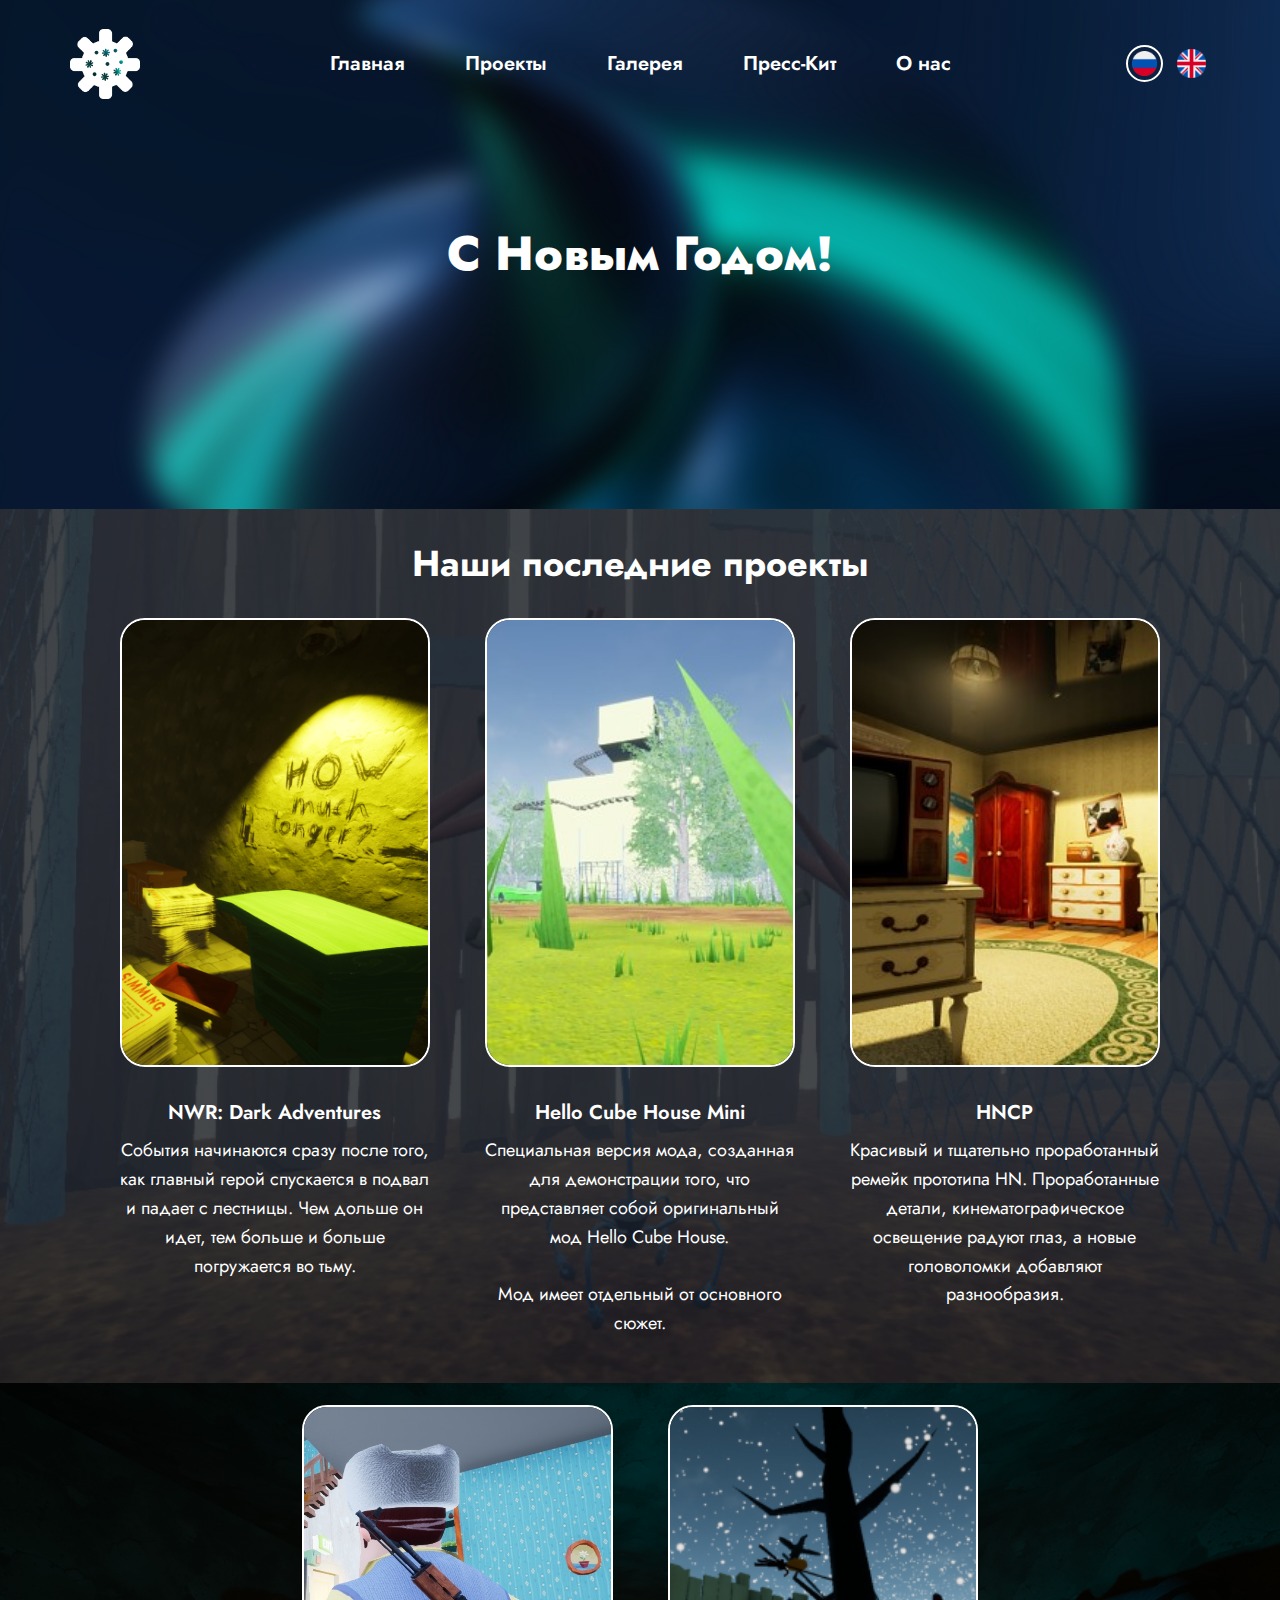
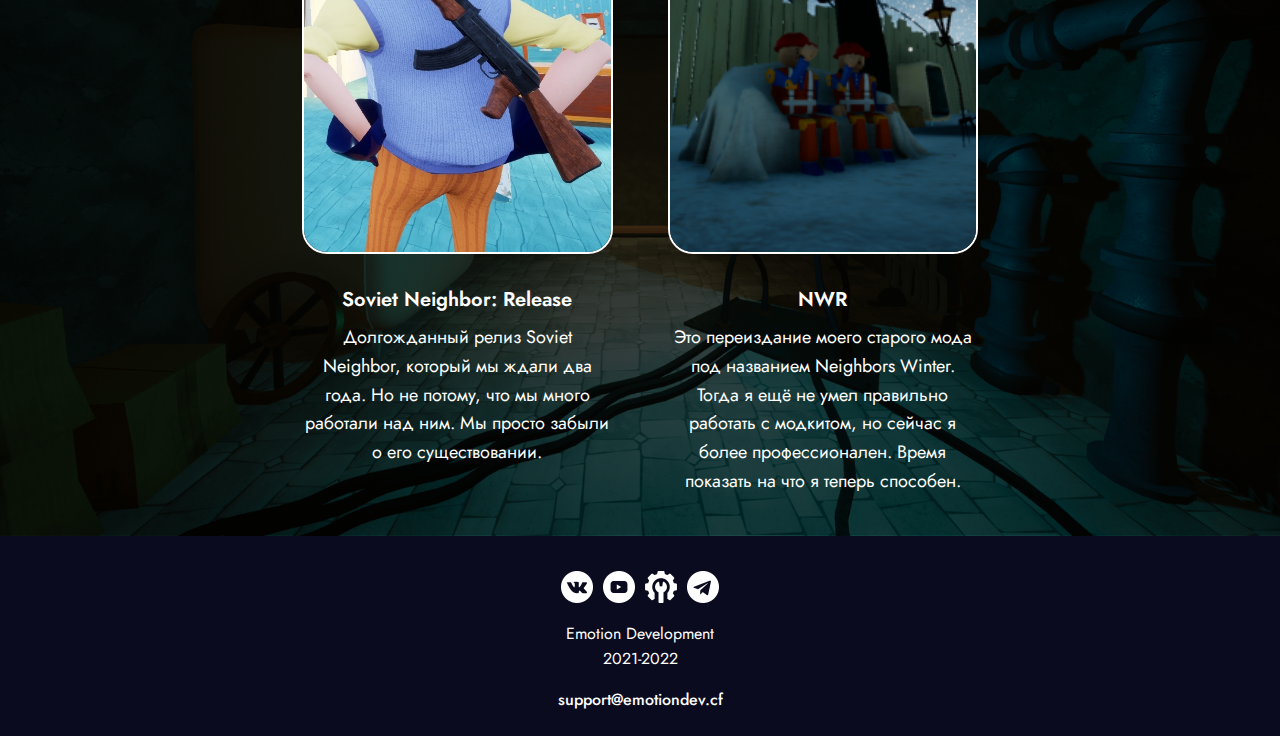
<file: home.html>
<!DOCTYPE html>
<html style="font-size: 16px;" lang="ru-RU"><head>
    <meta name="viewport" content="width=device-width, initial-scale=1.0">
    <meta charset="utf-8">
    <meta name="keywords" content="​привет сосед, emotional development, emotion dev.,hello neighbor, эмоции, разработчик">
    <meta name="description" content="Emotion Development - это новая, но достойная команда разработчиков, которые делают лучшее для вас. Иконки, фан-игры, моды, мемы, красивый дизайн. И это только начало. Мы будем совершенствоваться и стараться выполнять ваши пожелания.">
    <title>Главная | Emotion Development |</title>
    <link rel="stylesheet" href="nicepage.css" media="screen">
<link rel="stylesheet" href="home.css" media="screen">
    <script class="u-script" type="text/javascript" src="jquery.js" defer=""></script>
    <script class="u-script" type="text/javascript" src="nicepage.js" defer=""></script>
    <meta name="generator" content="Nicepage 5.2.4, nicepage.com">
    <meta name="referrer" content="origin">
    
    <link rel="icon" href="images/favicon.svg">
    <link id="u-theme-google-font" rel="stylesheet" href="https://fonts.googleapis.com/css?family=Roboto:100,100i,300,300i,400,400i,500,500i,700,700i,900,900i|Jost:100,100i,200,200i,300,300i,400,400i,500,500i,600,600i,700,700i,800,800i,900,900i">
    <link id="u-page-google-font" rel="stylesheet" href="https://fonts.googleapis.com/css?family=Jost:100,100i,200,200i,300,300i,400,400i,500,500i,600,600i,700,700i,800,800i,900,900i">
    
    
    
    
    
    <script type="application/ld+json">{
		"@context": "http://schema.org",
		"@type": "Organization",
		"name": "Emotion Site Original",
		"sameAs": [
				"https://vk.com/emdev1",
				"https://www.youtube.com/channel/UCxdG49W7KeynDYzhjl24iug",
				"https://www.moddb.com/members/emotion-development",
				"https://t.me/dmitrymodder"
		]
}</script>
    <meta name="theme-color" content="#478ac9">
    <meta property="og:title" content="Главная | Emotion Development |">
    <meta property="og:description" content="Emotion Development - это новая, но достойная команда разработчиков, которые делают лучшее для вас. Иконки, фан-игры, моды, мемы, красивый дизайн. И это только начало. Мы будем совершенствоваться и стараться выполнять ваши пожелания.">
    <meta property="og:type" content="website">
  </head>
  <body class="u-body u-overlap u-overlap-contrast u-xl-mode" data-lang="ru"><header class="u-clearfix u-header" id="sec-0335"><div class="u-clearfix u-sheet u-valign-middle-md u-valign-middle-sm u-sheet-1">
        <img class="u-align-center-xs u-enable-responsive u-image u-image-contain u-image-default u-image-1" src="images/emotion_fluent_winter_compact.svg" alt="" data-image-width="778" data-image-height="779" data-href="home.html">
        <nav class="u-align-left u-menu u-menu-one-level u-offcanvas u-menu-1" data-responsive-from="MD" data-submenu-level="on-click">
          <div class="menu-collapse" style="font-size: 1.25rem; letter-spacing: 0px; font-weight: 600;">
            <a class="u-button-style u-custom-active-border-color u-custom-active-color u-custom-border u-custom-border-color u-custom-border-radius u-custom-borders u-custom-color u-custom-hover-border-color u-custom-hover-color u-custom-left-right-menu-spacing u-custom-padding-bottom u-custom-text-active-color u-custom-text-color u-custom-text-hover-color u-custom-top-bottom-menu-spacing u-file-icon u-nav-link u-text-white u-file-icon-1" href="#">
              <img src="images/3669462-7024b5f0.png" alt="">
            </a>
          </div>
          <div class="u-custom-menu u-nav-container">
            <ul class="u-nav u-spacing-20 u-unstyled u-nav-1"><li class="u-nav-item"><a class="u-border-active-white u-border-hover-grey-15 u-button-style u-nav-link u-text-active-white u-text-hover-grey-15 u-text-white" href="home.html" style="padding: 8px 20px;">Главная</a>
</li><li class="u-nav-item"><a class="u-border-active-white u-border-hover-grey-15 u-button-style u-nav-link u-text-active-white u-text-hover-grey-15 u-text-white" href="projects.html" style="padding: 8px 20px;">Проекты</a>
</li><li class="u-nav-item"><a class="u-border-active-white u-border-hover-grey-15 u-button-style u-nav-link u-text-active-white u-text-hover-grey-15 u-text-white" href="gallery.html" style="padding: 8px 20px;">Галерея</a>
</li><li class="u-nav-item"><a class="u-border-active-white u-border-hover-grey-15 u-button-style u-nav-link u-text-active-white u-text-hover-grey-15 u-text-white" href="presskit.html" style="padding: 8px 20px;">Пресс-Кит</a>
</li><li class="u-nav-item"><a class="u-border-active-white u-border-hover-grey-15 u-button-style u-nav-link u-text-active-white u-text-hover-grey-15 u-text-white" href="about.html" style="padding: 8px 20px;">О нас</a>
</li></ul>
          </div>
          <div class="u-custom-menu u-nav-container-collapse">
            <div class="u-align-center u-container-style u-custom-color-4 u-inner-container-layout u-sidenav u-sidenav-1" data-offcanvas-width="414.2657">
              <div class="u-inner-container-layout u-sidenav-overflow">
                <div class="u-menu-close u-menu-close-1"></div>
                <ul class="u-align-center u-nav u-popupmenu-items u-spacing-14 u-unstyled u-nav-2"><li class="u-nav-item"><a class="u-button-style u-nav-link" href="home.html">Главная</a>
</li><li class="u-nav-item"><a class="u-button-style u-nav-link" href="projects.html">Проекты</a>
</li><li class="u-nav-item"><a class="u-button-style u-nav-link" href="gallery.html">Галерея</a>
</li><li class="u-nav-item"><a class="u-button-style u-nav-link" href="presskit.html">Пресс-Кит</a>
</li><li class="u-nav-item"><a class="u-button-style u-nav-link" href="about.html">О нас</a>
</li></ul>
                <img class="u-align-center-xs u-image u-image-contain u-image-default u-opacity u-opacity-0 u-preserve-proportions u-image-2" alt="" data-image-width="4723" data-image-height="4723" src="images/emotion_white.png"><span class="u-file-icon u-icon u-icon-rectangle u-icon-1" data-href="https://emotiondev.ga"><img src="images/197374.png" alt=""></span><span class="u-border-2 u-border-white u-file-icon u-icon u-icon-circle u-icon-2"><img src="images/4628645.png" alt=""></span>
              </div>
            </div>
            <div class="u-menu-overlay"></div>
          </div>
        </nav><span class="u-file-icon u-hidden-md u-hidden-sm u-hidden-xs u-icon u-icon-rectangle u-icon-3" data-href="https://emotiondev.ga"><img src="images/197374.png" alt=""></span><span class="u-border-2 u-border-white u-file-icon u-hidden-md u-hidden-sm u-hidden-xs u-icon u-icon-circle u-icon-4"><img src="images/4628645.png" alt=""></span>
      </div></header>
    <section class="u-align-center u-clearfix u-image u-shading u-section-1" src="" data-image-width="4400" data-image-height="2477" id="sec-6d29">
      <div class="u-clearfix u-sheet u-valign-middle-xs u-sheet-1">
        <h1 class="u-text u-text-default u-text-white u-title u-text-1">С Новым Годом!</h1>
      </div>
    </section>
    <section class="u-clearfix u-image u-shading u-section-2" id="sec-89e2" data-image-width="1194" data-image-height="775">
      <div class="u-clearfix u-sheet u-valign-middle u-sheet-1">
        <h1 class="u-align-center u-text u-text-default u-text-font u-text-white u-text-1">Наши последние проекты</h1>
        <div class="u-list u-list-1">
          <div class="u-repeater u-repeater-1">
            <div class="u-align-center u-container-style u-list-item u-repeater-item">
              <div class="u-container-layout u-similar-container u-container-layout-1">
                <img class="u-border-2 u-border-custom-color-5 u-expanded-width u-image u-image-round u-radius-25 u-image-1" src="images/HighresScreenshot00008-min.png" alt="" data-image-width="1917" data-image-height="966">
                <p class="u-small-text u-text u-text-default u-text-variant u-text-2">NWR: Dark Adventures</p>
                <p class="u-small-text u-text u-text-default u-text-variant u-text-3"> События начинаются сразу после того, как главный герой спускается в подвал и падает с лестницы. Чем дольше он идет, тем больше и больше погружается во тьму.</p>
              </div>
            </div>
            <div class="u-align-center u-container-style u-list-item u-repeater-item">
              <div class="u-container-layout u-similar-container u-container-layout-2">
                <img class="u-border-2 u-border-custom-color-5 u-expanded-width u-image u-image-round u-radius-25 u-image-2" src="images/k_bECh3vd3E.1.jpg" alt="" data-image-width="620" data-image-height="304">
                <p class="u-small-text u-text u-text-default u-text-variant u-text-4">Hello Cube House Mini</p>
                <p class="u-small-text u-text u-text-default u-text-variant u-text-5"> Специальная версия мода, созданная для демонстрации того, что представляет собой оригинальный мод Hello Cube House. <br>
                  <br>Мод имеет отдельный от основного сюжет.<br>
                </p>
              </div>
            </div>
            <div class="u-align-center u-container-style u-list-item u-repeater-item">
              <div class="u-container-layout u-similar-container u-container-layout-3">
                <img class="u-border-2 u-border-custom-color-5 u-expanded-width u-image u-image-round u-radius-25 u-image-3" src="images/Bwb_jLxq9WM.jpg" alt="" data-image-width="620" data-image-height="310">
                <p class="u-small-text u-text u-text-default u-text-variant u-text-6">HNCP</p>
                <p class="u-small-text u-text u-text-default u-text-variant u-text-7"> Красивый и тщательно проработанный ремейк прототипа HN. Проработанные детали, кинематографическое освещение радуют глаз, а новые головоломки добавляют разнообразия.</p>
              </div>
            </div>
          </div>
        </div>
      </div>
    </section>
    <section class="u-clearfix u-image u-shading u-section-3" id="carousel_25c3" data-image-width="1920" data-image-height="969">
      <div class="u-clearfix u-sheet u-sheet-1">
        <div class="u-list u-list-1">
          <div class="u-repeater u-repeater-1">
            <div class="u-align-center u-container-style u-list-item u-repeater-item">
              <div class="u-container-layout u-similar-container u-container-layout-1">
                <img class="u-border-2 u-border-custom-color-5 u-expanded-width u-image u-image-round u-radius-25 u-image-1" src="images/_9-0xXvXOIs1.jpg" alt="" data-image-width="722" data-image-height="847">
                <p class="u-small-text u-text u-text-default u-text-variant u-text-1">Soviet Neighbor: Release</p>
                <p class="u-small-text u-text u-text-default u-text-variant u-text-2"> Долгожданный релиз Soviet Neighbor, который мы ждали два года. Но не потому, что мы много работали над ним. Мы просто забыли о его существовании.</p>
              </div>
            </div>
            <div class="u-align-center u-container-style u-list-item u-repeater-item">
              <div class="u-container-layout u-similar-container u-container-layout-2">
                <img class="u-border-2 u-border-custom-color-5 u-expanded-width u-image u-image-round u-radius-25 u-image-2" src="images/550.png" alt="" data-image-width="620" data-image-height="304">
                <p class="u-small-text u-text u-text-default u-text-variant u-text-3">NWR</p>
                <p class="u-small-text u-text u-text-default u-text-variant u-text-4"> Это переиздание моего старого мода под названием Neighbors Winter. Тогда я ещё не умел правильно работать с модкитом, но сейчас я более профессионален. Время показать на что я теперь способен.<br>
                </p>
              </div>
            </div>
          </div>
        </div>
      </div>
    </section>
    
    
    
    <footer class="u-align-center u-clearfix u-custom-color-4 u-footer u-footer" id="sec-d284"><div class="u-clearfix u-sheet u-sheet-1">
        <div class="u-social-icons u-spacing-10 u-social-icons-1">
          <a class="u-social-url" title="vk" target="_blank" href="https://vk.com/emdev1"><span class="u-file-icon u-icon u-social-facebook u-social-icon u-text-white u-icon-1"><img src="images/3670029-c7997261.png" alt=""></span>
          </a>
          <a class="u-social-url" title="YouTube" target="_blank" href="https://www.youtube.com/channel/UCxdG49W7KeynDYzhjl24iug"><span class="u-file-icon u-icon u-social-icon u-social-twitter u-text-white u-icon-2"><img src="images/3669688-ae1caf9d.png" alt=""></span>
          </a>
          <a class="u-social-url" title="ModDB" target="_blank" href="https://www.moddb.com/members/emotion-development"><span class="u-file-icon u-icon u-social-icon u-social-instagram u-text-white u-icon-3"><img src="images/3401263-6c079e1f.png" alt=""></span>
          </a>
          <a class="u-social-url" target="_blank" data-type="Telegram" title="Telegram" href="https://t.me/dmitrymodder"><span class="u-file-icon u-icon u-social-icon u-social-telegram u-text-white u-icon-4"><img src="images/2111710-b67a1967.png" alt=""></span>
          </a>
        </div>
        <p class="u-custom-font u-small-text u-text u-text-variant u-text-1">Emotion Development<br>2021-2022
        </p>
        <h5 class="u-text u-text-2">
          <a class="u-active-none u-border-none u-btn u-button-link u-button-style u-hover-none u-none u-text-white u-btn-1" href="mailto:support@emotiondev.cf">support@emotiondev.cf</a>
        </h5>
      </div></footer>
  
</body></html>
</file>
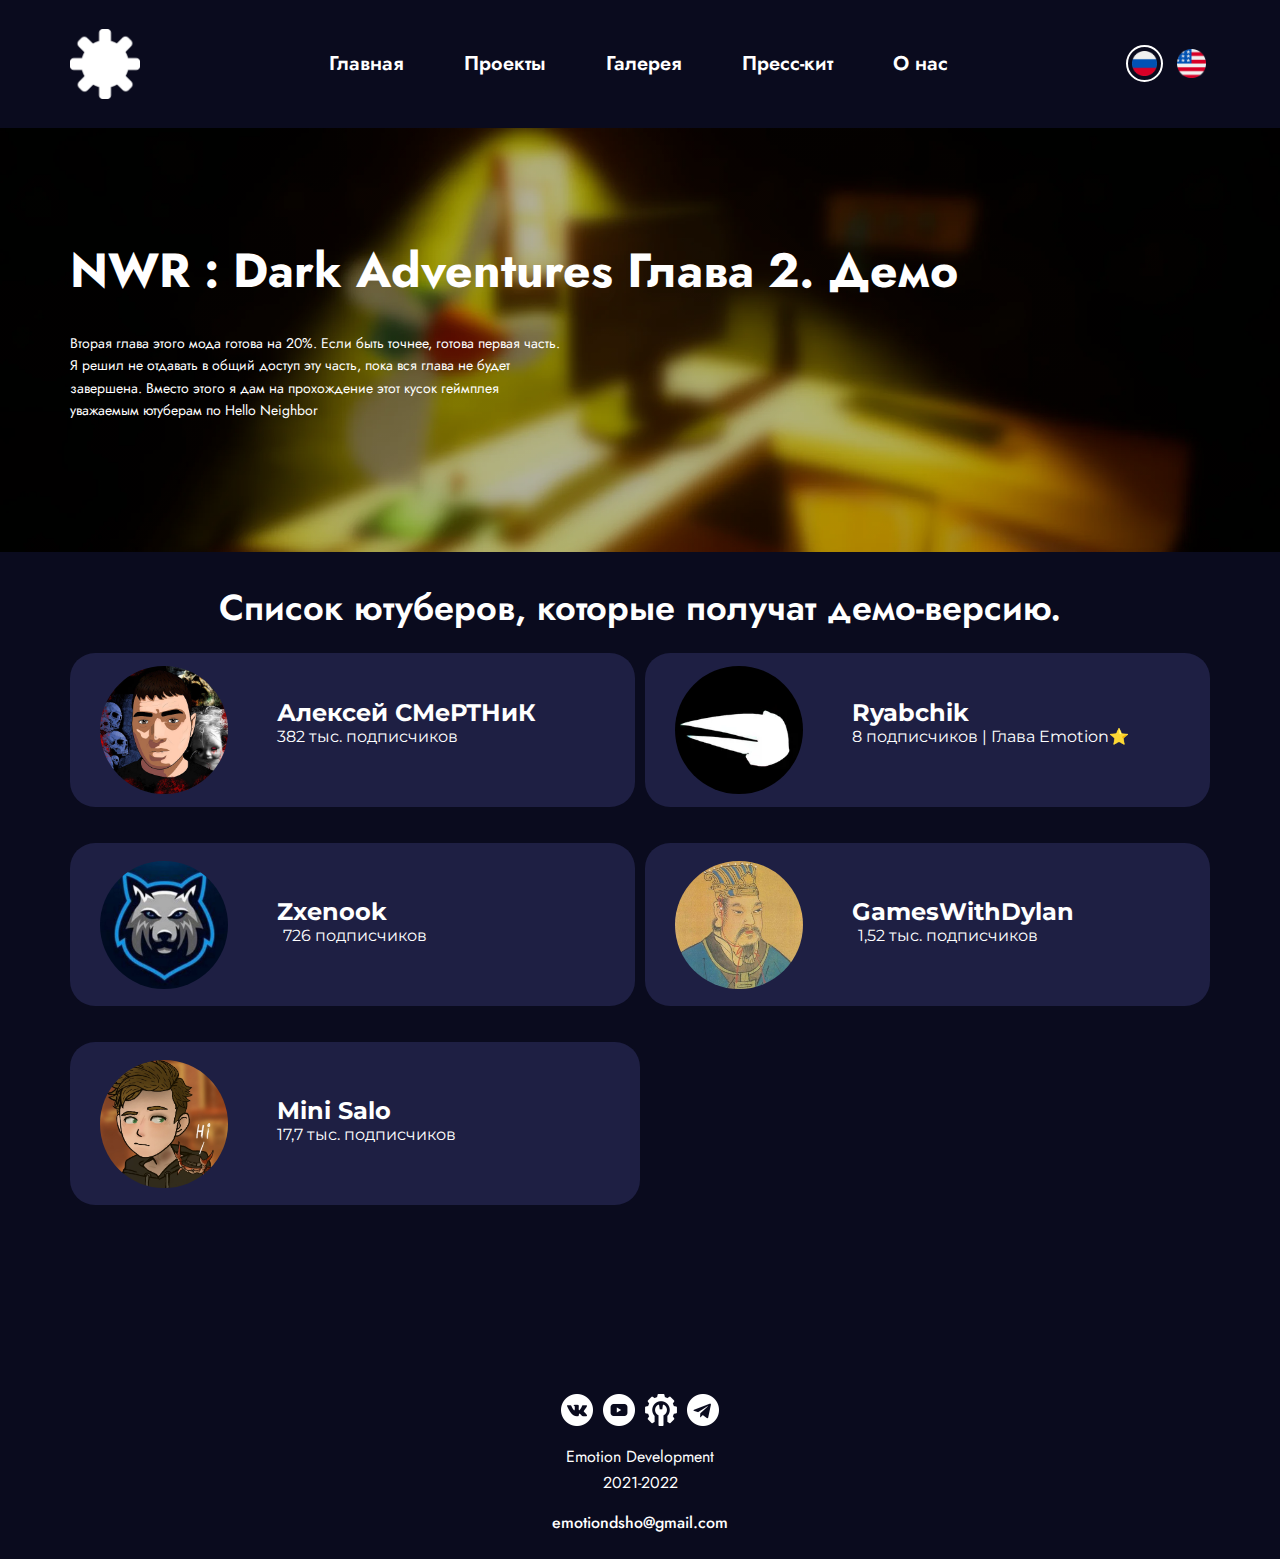
<file: nwrda-ch2-demo.html>
<!DOCTYPE html>
<html style="font-size: 16px;" lang="ru-RU"><head>
    <meta name="viewport" content="width=device-width, initial-scale=1.0">
    <meta charset="utf-8">
    <meta name="keywords" content="​привет сосед, emotional development, emotion dev.,hello neighbor, эмоции, разработчик">
    <meta name="description" content="Emotion Development - ​это новая, но достойная команда разработчиков, которые делают всё лучшее для вас. Иконки, фан-игры, моды, мемы, красивый дизайн. И это начало. Мы будем совершенствоваться и стараться выполнить ваши пожелания">
    <title>Эксклюзивная демка | NWR:DA | Emotion Development</title>
    <link rel="stylesheet" href="nicepage.css" media="screen">
<link rel="stylesheet" href="nwrda-ch2-demo.css" media="screen">
    <script class="u-script" type="text/javascript" src="jquery.js" "="" defer=""></script>
    <script class="u-script" type="text/javascript" src="nicepage.js" "="" defer=""></script>
    <meta name="generator" content="Nicepage 4.17.10, nicepage.com">
    <link rel="icon" href="images/favicon.svg">
    <link id="u-theme-google-font" rel="stylesheet" href="https://fonts.googleapis.com/css?family=Roboto:100,100i,300,300i,400,400i,500,500i,700,700i,900,900i|Jost:100,100i,200,200i,300,300i,400,400i,500,500i,600,600i,700,700i,800,800i,900,900i">
    <link id="u-page-google-font" rel="stylesheet" href="https://fonts.googleapis.com/css?family=Montserrat:100,100i,200,200i,300,300i,400,400i,500,500i,600,600i,700,700i,800,800i,900,900i|Jost:100,100i,200,200i,300,300i,400,400i,500,500i,600,600i,700,700i,800,800i,900,900i">
    
    
    
    
    <script type="application/ld+json">{
		"@context": "http://schema.org",
		"@type": "Organization",
		"name": "Emotion Site Original",
		"sameAs": [
				"https://vk.com/emdev1",
				"https://www.youtube.com/channel/UCxdG49W7KeynDYzhjl24iug",
				"https://www.moddb.com/members/emotion-development",
				"https://t.me/dmitrymodder"
		]
}</script>
    <meta name="theme-color" content="#478ac9">
    <meta property="og:title" content="Эксклюзивная демка | NWR:DA | Emotion Development">
    <meta property="og:description" content="Emotion Development - ​это новая, но достойная команда разработчиков, которые делают всё лучшее для вас. Иконки, фан-игры, моды, мемы, красивый дизайн. И это начало. Мы будем совершенствоваться и стараться выполнить ваши пожелания">
    <meta property="og:type" content="website">
  </head>
  <body class="u-body u-xl-mode" data-lang="ru"><header class="u-clearfix u-header" id="sec-0335"><div class="u-clearfix u-sheet u-valign-middle-md u-valign-middle-sm u-valign-middle-xs u-sheet-1">
        <img class="u-align-center-xs u-enable-responsive u-image u-image-contain u-image-default u-image-1" src="images/emotion_white.png" alt="" data-image-width="4723" data-image-height="4723" data-href="home.html" data-page-id="31382327">
        <nav class="u-align-left u-menu u-menu-one-level u-offcanvas u-menu-1" data-responsive-from="MD" data-submenu-level="on-click">
          <div class="menu-collapse" style="font-size: 1.25rem; letter-spacing: 0px; font-weight: 600;">
            <a class="u-button-style u-custom-active-border-color u-custom-active-color u-custom-border u-custom-border-color u-custom-border-radius u-custom-borders u-custom-color u-custom-hover-border-color u-custom-hover-color u-custom-left-right-menu-spacing u-custom-padding-bottom u-custom-text-active-color u-custom-text-color u-custom-text-hover-color u-custom-top-bottom-menu-spacing u-file-icon u-nav-link u-text-white u-file-icon-1" href="#">
              <img src="images/3669462-7024b5f0.png" alt="">
            </a>
          </div>
          <div class="u-custom-menu u-nav-container">
            <ul class="u-nav u-spacing-20 u-unstyled u-nav-1"><li class="u-nav-item"><a class="u-border-active-white u-border-hover-grey-15 u-button-style u-nav-link u-text-active-white u-text-hover-grey-15 u-text-white" href="home.html" style="padding: 8px 20px;">Главная</a>
</li><li class="u-nav-item"><a class="u-border-active-white u-border-hover-grey-15 u-button-style u-nav-link u-text-active-white u-text-hover-grey-15 u-text-white" href="projects.html" style="padding: 8px 20px;">Проекты</a>
</li><li class="u-nav-item"><a class="u-border-active-white u-border-hover-grey-15 u-button-style u-nav-link u-text-active-white u-text-hover-grey-15 u-text-white" href="gallery.html" style="padding: 8px 20px;">Галерея</a>
</li><li class="u-nav-item"><a class="u-border-active-white u-border-hover-grey-15 u-button-style u-nav-link u-text-active-white u-text-hover-grey-15 u-text-white" href="presskit.html" style="padding: 8px 20px;">Пресс-кит</a>
</li><li class="u-nav-item"><a class="u-border-active-white u-border-hover-grey-15 u-button-style u-nav-link u-text-active-white u-text-hover-grey-15 u-text-white" href="nwrda-ch2-demo.html" style="padding: 8px 23px 8px 20px;">О нас</a>
</li></ul>
          </div>
          <div class="u-custom-menu u-nav-container-collapse">
            <div class="u-align-center u-container-style u-custom-color-4 u-inner-container-layout u-sidenav u-sidenav-1" data-offcanvas-width="414.2657">
              <div class="u-inner-container-layout u-sidenav-overflow">
                <div class="u-menu-close u-menu-close-1"></div>
                <ul class="u-align-center u-nav u-popupmenu-items u-spacing-14 u-unstyled u-nav-2"><li class="u-nav-item"><a class="u-button-style u-nav-link" href="home.html">Главная</a>
</li><li class="u-nav-item"><a class="u-button-style u-nav-link" href="projects.html">Проекты</a>
</li><li class="u-nav-item"><a class="u-button-style u-nav-link" href="gallery.html">Галерея</a>
</li><li class="u-nav-item"><a class="u-button-style u-nav-link" href="presskit.html">Пресс-кит</a>
</li><li class="u-nav-item"><a class="u-button-style u-nav-link" href="nwrda-ch2-demo.html">О нас</a>
</li></ul>
                <img class="u-align-center-xs u-image u-image-contain u-image-default u-opacity u-opacity-0 u-preserve-proportions u-image-2" alt="" data-image-width="4723" data-image-height="4723" src="images/emotion_white.png"><span class="u-file-icon u-icon u-icon-1" data-href="https://emdev.ga" data-target="_blank"><img src="images/4628635.png" alt=""></span><span class="u-border-2 u-border-white u-file-icon u-icon u-icon-circle u-icon-2"><img src="images/4628645.png" alt=""></span>
              </div>
            </div>
            <div class="u-menu-overlay"></div>
          </div>
        </nav><span class="u-file-icon u-hidden-md u-hidden-sm u-hidden-xs u-icon u-icon-3" data-href="https://emdev.ga"><img src="images/4628635.png" alt=""></span><span class="u-border-2 u-border-white u-file-icon u-hidden-md u-hidden-sm u-hidden-xs u-icon u-icon-circle u-icon-4"><img src="images/4628645.png" alt=""></span>
      </div></header>
    <section class="skrollable u-align-left u-clearfix u-image u-shading u-section-1" src="" id="carousel_063e" data-image-width="2420" data-image-height="1361">
      <div class="u-clearfix u-sheet u-sheet-1">
        <h1 class="u-custom-font u-text u-text-body-alt-color u-title u-text-1">NWR : Dark Adventures Глава 2. Демо</h1>
        <p class="u-custom-font u-large-text u-text u-text-body-alt-color u-text-variant u-text-2">Вторая глава этого мода готова на 20%. Если быть точнее, готова первая часть.<br>Я решил не отдавать в общий доступ эту часть, пока вся глава не будет завершена. Вместо этого я дам на прохождение этот кусок геймплея уважаемым ютуберам по Hello Neighbor
        </p>
      </div>
    </section>
    <section class="u-align-left u-clearfix u-custom-color-4 u-section-2" id="carousel_5888">
      <div class="u-clearfix u-sheet u-sheet-1">
        <h1 class="u-align-center u-text u-text-default u-text-font u-text-1">Список ютуберов, которые получат демо-версию.</h1>
        <div class="u-expanded-width u-list u-list-1">
          <div class="u-repeater u-repeater-1">
            <div class="u-align-center-xs u-align-left-lg u-align-left-md u-align-left-sm u-align-left-xl u-container-style u-custom-color-1 u-list-item u-radius-25 u-repeater-item u-shape-round u-list-item-1">
              <div class="u-container-layout u-similar-container u-container-layout-1">
                <div class="u-image u-image-circle u-image-1" alt="" data-image-width="400" data-image-height="400"></div>
                <h4 class="u-custom-font u-font-montserrat u-text u-text-white u-text-2">Алексей СМеРТНиК</h4>
                <h4 class="u-custom-font u-font-montserrat u-text u-text-white u-text-3">382 тыс. подписчиков<br>
                </h4>
              </div>
            </div>
            <div class="u-align-center-xs u-align-left-lg u-align-left-md u-align-left-sm u-align-left-xl u-container-style u-custom-color-1 u-list-item u-radius-25 u-repeater-item u-shape-round u-list-item-2">
              <div class="u-container-layout u-similar-container u-container-layout-2">
                <div class="u-image u-image-circle u-image-2" alt="" data-image-width="200" data-image-height="200"></div>
                <h4 class="u-custom-font u-font-montserrat u-text u-text-white u-text-4">Ryabchik</h4>
                <h4 class="u-custom-font u-font-montserrat u-text u-text-white u-text-5">8 подписчиков | Глава Emotion⭐</h4>
              </div>
            </div>
          </div>
        </div>
        <div class="u-expanded-width u-list u-list-2">
          <div class="u-repeater u-repeater-2">
            <div class="u-align-center-xs u-align-left-lg u-align-left-md u-align-left-sm u-align-left-xl u-container-style u-custom-color-1 u-list-item u-radius-25 u-repeater-item u-shape-round u-list-item-3">
              <div class="u-container-layout u-similar-container u-container-layout-3">
                <div class="u-image u-image-circle u-image-3" alt="" data-image-width="400" data-image-height="400"></div>
                <h4 class="u-custom-font u-font-montserrat u-text u-text-white u-text-6">Zxenook</h4>
                <h4 class="u-custom-font u-font-montserrat u-text u-text-white u-text-7">726 подписчиков<br>
                </h4>
              </div>
            </div>
            <div class="u-align-center-xs u-align-left-lg u-align-left-md u-align-left-sm u-align-left-xl u-container-style u-custom-color-1 u-list-item u-radius-25 u-repeater-item u-shape-round u-list-item-4">
              <div class="u-container-layout u-similar-container u-container-layout-4">
                <div class="u-image u-image-circle u-image-4" alt="" data-image-width="480" data-image-height="480"></div>
                <h4 class="u-custom-font u-font-montserrat u-text u-text-white u-text-8">GamesWithDylan</h4>
                <h4 class="u-custom-font u-font-montserrat u-text u-text-white u-text-9">1,52 тыс. подписчиков</h4>
              </div>
            </div>
          </div>
        </div>
        <div class="u-expanded-width-xs u-list u-list-3">
          <div class="u-repeater u-repeater-3">
            <div class="u-align-center-xs u-align-left-lg u-align-left-md u-align-left-sm u-align-left-xl u-container-style u-custom-color-1 u-list-item u-radius-25 u-repeater-item u-shape-round u-list-item-5">
              <div class="u-container-layout u-similar-container u-container-layout-5">
                <div class="u-image u-image-circle u-image-5" alt="" data-image-width="854" data-image-height="854"></div>
                <h4 class="u-custom-font u-font-montserrat u-text u-text-white u-text-10">Mini Salo</h4>
                <h4 class="u-custom-font u-font-montserrat u-text u-text-white u-text-11">17,7 тыс. подписчиков<br>
                </h4>
              </div>
            </div>
          </div>
        </div>
      </div>
    </section>
    
    
    
    <footer class="u-align-center u-clearfix u-custom-color-4 u-footer u-footer" id="sec-d284"><div class="u-clearfix u-sheet u-sheet-1">
        <div class="u-social-icons u-spacing-10 u-social-icons-1">
          <a class="u-social-url" title="vk" target="_blank" href="https://vk.com/emdev1"><span class="u-file-icon u-icon u-social-facebook u-social-icon u-text-white u-icon-1"><img src="images/3670029-c7997261.png" alt=""></span>
          </a>
          <a class="u-social-url" title="YouTube" target="_blank" href="https://www.youtube.com/channel/UCxdG49W7KeynDYzhjl24iug"><span class="u-file-icon u-icon u-social-icon u-social-twitter u-text-white u-icon-2"><img src="images/3669688-ae1caf9d.png" alt=""></span>
          </a>
          <a class="u-social-url" title="ModDB" target="_blank" href="https://www.moddb.com/members/emotion-development"><span class="u-file-icon u-icon u-social-icon u-social-instagram u-text-white u-icon-3"><img src="images/3401263-6c079e1f.png" alt=""></span>
          </a>
          <a class="u-social-url" target="_blank" data-type="Telegram" title="Telegram" href="https://t.me/dmitrymodder"><span class="u-file-icon u-icon u-social-icon u-social-telegram u-text-white u-icon-4"><img src="images/2111710-b67a1967.png" alt=""></span>
          </a>
        </div>
        <p class="u-custom-font u-small-text u-text u-text-variant u-text-1">Emotion Development<br>2021-2022
        </p>
        <h5 class="u-text u-text-2">emotiondsho@gmail.com</h5>
      </div></footer>
  
</body></html>
</file>
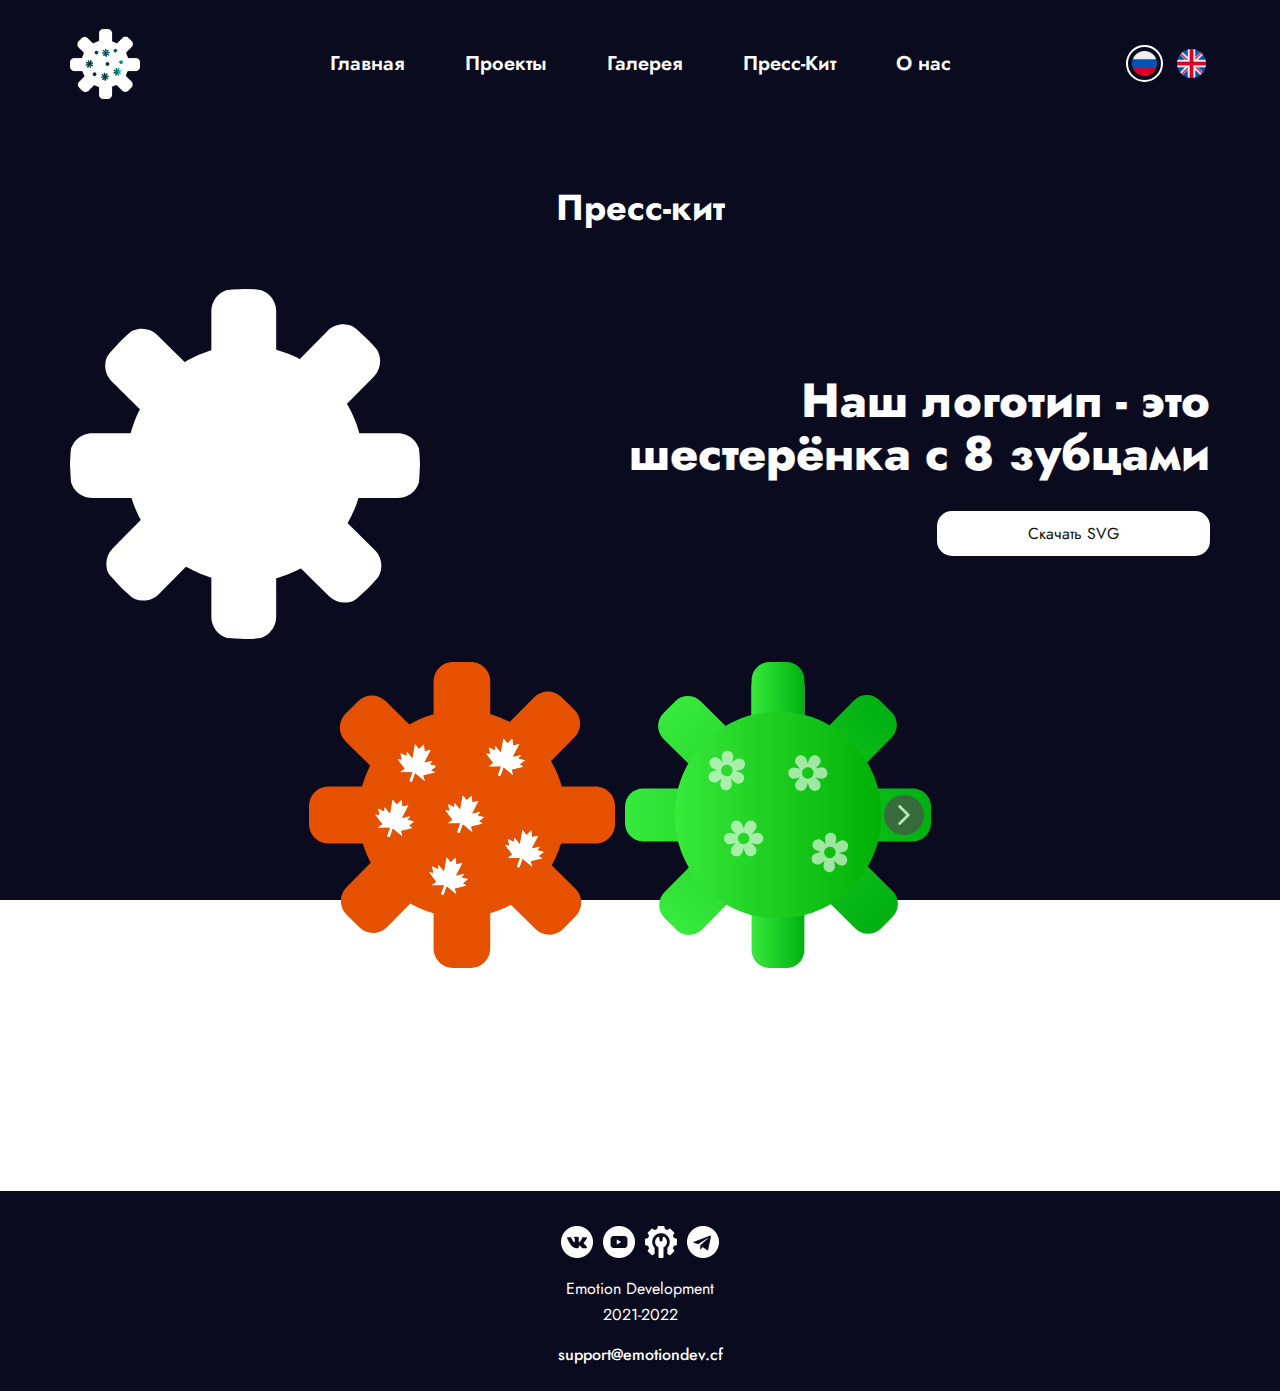
<file: presskit.html>
<!DOCTYPE html>
<html style="font-size: 16px;" lang="ru-RU"><head>
    <meta name="viewport" content="width=device-width, initial-scale=1.0">
    <meta charset="utf-8">
    <meta name="keywords" content="​привет сосед, emotional development, emotion dev.,hello neighbor, эмоции, разработчик">
    <meta name="description" content="Emotion Development - is ​a new but worthy team of developers who make the best for you. Icons, fan games, mods, memes, beautiful design. And that's a start. We will improve and try to fulfill your wishes.">
    <title>PressKit | Emotion Development</title>
    <link rel="stylesheet" href="nicepage.css" media="screen">
<link rel="stylesheet" href="presskit.css" media="screen">
    <script class="u-script" type="text/javascript" src="jquery.js" defer=""></script>
    <script class="u-script" type="text/javascript" src="nicepage.js" defer=""></script>
    <meta name="generator" content="Nicepage 5.2.4, nicepage.com">
    <meta name="referrer" content="origin">
    <link rel="icon" href="images/favicon.svg">
    <link id="u-theme-google-font" rel="stylesheet" href="https://fonts.googleapis.com/css?family=Roboto:100,100i,300,300i,400,400i,500,500i,700,700i,900,900i|Jost:100,100i,200,200i,300,300i,400,400i,500,500i,600,600i,700,700i,800,800i,900,900i">
    <link id="u-page-google-font" rel="stylesheet" href="https://fonts.googleapis.com/css?family=Jost:100,100i,200,200i,300,300i,400,400i,500,500i,600,600i,700,700i,800,800i,900,900i">
    
    
    
    
    <script type="application/ld+json">{
		"@context": "http://schema.org",
		"@type": "Organization",
		"name": "Emotion Site Original",
		"sameAs": [
				"https://vk.com/emdev1",
				"https://www.youtube.com/channel/UCxdG49W7KeynDYzhjl24iug",
				"https://www.moddb.com/members/emotion-development",
				"https://t.me/dmitrymodder"
		]
}</script>
    <meta name="theme-color" content="#478ac9">
    <meta property="og:title" content="PressKit | Emotion Development">
    <meta property="og:description" content="Emotion Development - is ​a new but worthy team of developers who make the best for you. Icons, fan games, mods, memes, beautiful design. And that's a start. We will improve and try to fulfill your wishes.">
    <meta property="og:type" content="website">
  </head>
  <body class="u-body u-xl-mode" data-lang="ru"><header class="u-clearfix u-header" id="sec-0335"><div class="u-clearfix u-sheet u-valign-middle-md u-valign-middle-sm u-sheet-1">
        <img class="u-align-center-xs u-enable-responsive u-image u-image-contain u-image-default u-image-1" src="images/emotion_fluent_winter_compact.svg" alt="" data-image-width="778" data-image-height="779" data-href="home.html">
        <nav class="u-align-left u-menu u-menu-one-level u-offcanvas u-menu-1" data-responsive-from="MD" data-submenu-level="on-click">
          <div class="menu-collapse" style="font-size: 1.25rem; letter-spacing: 0px; font-weight: 600;">
            <a class="u-button-style u-custom-active-border-color u-custom-active-color u-custom-border u-custom-border-color u-custom-border-radius u-custom-borders u-custom-color u-custom-hover-border-color u-custom-hover-color u-custom-left-right-menu-spacing u-custom-padding-bottom u-custom-text-active-color u-custom-text-color u-custom-text-hover-color u-custom-top-bottom-menu-spacing u-file-icon u-nav-link u-text-white u-file-icon-1" href="#">
              <img src="images/3669462-7024b5f0.png" alt="">
            </a>
          </div>
          <div class="u-custom-menu u-nav-container">
            <ul class="u-nav u-spacing-20 u-unstyled u-nav-1"><li class="u-nav-item"><a class="u-border-active-white u-border-hover-grey-15 u-button-style u-nav-link u-text-active-white u-text-hover-grey-15 u-text-white" href="home.html" style="padding: 8px 20px;">Главная</a>
</li><li class="u-nav-item"><a class="u-border-active-white u-border-hover-grey-15 u-button-style u-nav-link u-text-active-white u-text-hover-grey-15 u-text-white" href="projects.html" style="padding: 8px 20px;">Проекты</a>
</li><li class="u-nav-item"><a class="u-border-active-white u-border-hover-grey-15 u-button-style u-nav-link u-text-active-white u-text-hover-grey-15 u-text-white" href="gallery.html" style="padding: 8px 20px;">Галерея</a>
</li><li class="u-nav-item"><a class="u-border-active-white u-border-hover-grey-15 u-button-style u-nav-link u-text-active-white u-text-hover-grey-15 u-text-white" href="presskit.html" style="padding: 8px 20px;">Пресс-Кит</a>
</li><li class="u-nav-item"><a class="u-border-active-white u-border-hover-grey-15 u-button-style u-nav-link u-text-active-white u-text-hover-grey-15 u-text-white" href="about.html" style="padding: 8px 20px;">О нас</a>
</li></ul>
          </div>
          <div class="u-custom-menu u-nav-container-collapse">
            <div class="u-align-center u-container-style u-custom-color-4 u-inner-container-layout u-sidenav u-sidenav-1" data-offcanvas-width="414.2657">
              <div class="u-inner-container-layout u-sidenav-overflow">
                <div class="u-menu-close u-menu-close-1"></div>
                <ul class="u-align-center u-nav u-popupmenu-items u-spacing-14 u-unstyled u-nav-2"><li class="u-nav-item"><a class="u-button-style u-nav-link" href="home.html">Главная</a>
</li><li class="u-nav-item"><a class="u-button-style u-nav-link" href="projects.html">Проекты</a>
</li><li class="u-nav-item"><a class="u-button-style u-nav-link" href="gallery.html">Галерея</a>
</li><li class="u-nav-item"><a class="u-button-style u-nav-link" href="presskit.html">Пресс-Кит</a>
</li><li class="u-nav-item"><a class="u-button-style u-nav-link" href="about.html">О нас</a>
</li></ul>
                <img class="u-align-center-xs u-image u-image-contain u-image-default u-opacity u-opacity-0 u-preserve-proportions u-image-2" alt="" data-image-width="4723" data-image-height="4723" src="images/emotion_white.png"><span class="u-file-icon u-icon u-icon-rectangle u-icon-1" data-href="https://emotiondev.ga"><img src="images/197374.png" alt=""></span><span class="u-border-2 u-border-white u-file-icon u-icon u-icon-circle u-icon-2"><img src="images/4628645.png" alt=""></span>
              </div>
            </div>
            <div class="u-menu-overlay"></div>
          </div>
        </nav><span class="u-file-icon u-hidden-md u-hidden-sm u-hidden-xs u-icon u-icon-rectangle u-icon-3" data-href="https://emotiondev.ga"><img src="images/197374.png" alt=""></span><span class="u-border-2 u-border-white u-file-icon u-hidden-md u-hidden-sm u-hidden-xs u-icon u-icon-circle u-icon-4"><img src="images/4628645.png" alt=""></span>
      </div></header> 
    <section class="u-align-center u-clearfix u-custom-color-4 u-section-1" id="sec-44f2">
      <div class="u-clearfix u-sheet u-sheet-1">
        <h1 class="u-custom-font u-text u-text-default u-text-font u-title u-text-1">Пресс-кит</h1>
      </div>
    </section>
    <section class="u-clearfix u-section-2" id="sec-f174">
      <div class="u-clearfix u-sheet u-sheet-1">
        <img class="u-image u-image-circle u-image-contain u-preserve-proportions u-image-1" src="images/emotion_logo_onlyimg.svg" alt="" data-image-width="983" data-image-height="983">
        <h1 class="u-align-right u-text u-text-font u-text-white u-text-1">Наш логотип - это шестерёнка с 8 зубцами</h1>
        <a href="https://drive.google.com/uc?export=download&amp;confirm=no_antivirus&amp;id=1kojH_4j7x39t8p_VsNZxn5iTqHuEP-Lt" class="u-border-none u-btn u-btn-round u-button-style u-radius-15 u-white u-btn-1" target="_blank">Скачать SVG</a>
        <div class="u-expanded-width-xs u-gallery u-layout-horizontal u-lightbox u-no-transition u-show-text-none u-gallery-1" id="carousel-51c9">
          <div class="u-gallery-inner u-gallery-inner-1" role="listbox"><div class="u-effect-hover-zoom u-gallery-item u-gallery-item-1"><div class="u-back-slide" data-image-width="1491" data-image-height="1491"><img class="u-back-image" src="images/emotion_logo_onlyimg_autumn.svg">
</div><div class="u-align-center-xs u-over-slide u-shading u-valign-bottom-xs u-over-slide-1"><h3 class="u-gallery-heading"></h3><p class="u-gallery-text"></p>
</div>
</div><div class="u-effect-hover-zoom u-gallery-item u-gallery-item-2"><div class="u-back-slide" data-image-width="2214" data-image-height="2214"><img class="u-back-image" src="images/emotion_logo_onlyimg_summer.svg">
</div><div class="u-align-center-xs u-over-slide u-shading u-valign-bottom-xs u-over-slide-2"><h3 class="u-gallery-heading"></h3><p class="u-gallery-text"></p>
</div>
</div><div class="u-effect-hover-zoom u-gallery-item u-gallery-item-3"><div class="u-back-slide" data-image-width="1498" data-image-height="1497"><img class="u-back-image" src="images/emotion_logo_onlyimg_winter.svg">
</div><div class="u-align-center-xs u-over-slide u-shading u-valign-bottom-xs u-over-slide-3"><h3 class="u-gallery-heading"></h3><p class="u-gallery-text"></p>
</div>
</div><div class="u-effect-hover-zoom u-gallery-item u-gallery-item-4"><div class="u-back-slide" data-image-width="778" data-image-height="779"><img class="u-back-image" src="images/emotion_fluent_winter_compact.svg">
</div><div class="u-align-center-xs u-over-slide u-shading u-valign-bottom-xs u-over-slide-4"><h3 class="u-gallery-heading"></h3><p class="u-gallery-text"></p>
</div>
</div></div>
          <a class="u-absolute-vcenter u-gallery-nav u-gallery-nav-prev u-grey-70 u-icon-circle u-opacity u-opacity-70 u-spacing-10 u-text-white u-gallery-nav-1" href="#" role="button">
            <span aria-hidden="true">
              <svg viewBox="0 0 451.847 451.847"><path d="M97.141,225.92c0-8.095,3.091-16.192,9.259-22.366L300.689,9.27c12.359-12.359,32.397-12.359,44.751,0
c12.354,12.354,12.354,32.388,0,44.748L173.525,225.92l171.903,171.909c12.354,12.354,12.354,32.391,0,44.744
c-12.354,12.365-32.386,12.365-44.745,0l-194.29-194.281C100.226,242.115,97.141,234.018,97.141,225.92z"></path></svg>
            </span>
            <span class="sr-only">
              <svg viewBox="0 0 451.847 451.847"><path d="M97.141,225.92c0-8.095,3.091-16.192,9.259-22.366L300.689,9.27c12.359-12.359,32.397-12.359,44.751,0
c12.354,12.354,12.354,32.388,0,44.748L173.525,225.92l171.903,171.909c12.354,12.354,12.354,32.391,0,44.744
c-12.354,12.365-32.386,12.365-44.745,0l-194.29-194.281C100.226,242.115,97.141,234.018,97.141,225.92z"></path></svg>
            </span>
          </a>
          <a class="u-absolute-vcenter u-gallery-nav u-gallery-nav-next u-grey-70 u-icon-circle u-opacity u-opacity-70 u-spacing-10 u-text-white u-gallery-nav-2" href="#" role="button">
            <span aria-hidden="true">
              <svg viewBox="0 0 451.846 451.847"><path d="M345.441,248.292L151.154,442.573c-12.359,12.365-32.397,12.365-44.75,0c-12.354-12.354-12.354-32.391,0-44.744
L278.318,225.92L106.409,54.017c-12.354-12.359-12.354-32.394,0-44.748c12.354-12.359,32.391-12.359,44.75,0l194.287,194.284
c6.177,6.18,9.262,14.271,9.262,22.366C354.708,234.018,351.617,242.115,345.441,248.292z"></path></svg>
            </span>
            <span class="sr-only">
              <svg viewBox="0 0 451.846 451.847"><path d="M345.441,248.292L151.154,442.573c-12.359,12.365-32.397,12.365-44.75,0c-12.354-12.354-12.354-32.391,0-44.744
L278.318,225.92L106.409,54.017c-12.354-12.359-12.354-32.394,0-44.748c12.354-12.359,32.391-12.359,44.75,0l194.287,194.284
c6.177,6.18,9.262,14.271,9.262,22.366C354.708,234.018,351.617,242.115,345.441,248.292z"></path></svg>
            </span>
          </a>
        </div>
        <h1 class="u-align-left u-text u-text-font u-text-white u-text-2">Наш главный шрифт везде - Jost.<br>Он используется и здесь.
        </h1>
      </div>
    </section>
    
    
    
    <footer class="u-align-center u-clearfix u-custom-color-4 u-footer u-footer" id="sec-d284"><div class="u-clearfix u-sheet u-sheet-1">
        <div class="u-social-icons u-spacing-10 u-social-icons-1">
          <a class="u-social-url" title="vk" target="_blank" href="https://vk.com/emdev1"><span class="u-file-icon u-icon u-social-facebook u-social-icon u-text-white u-icon-1"><img src="images/3670029-c7997261.png" alt=""></span>
          </a>
          <a class="u-social-url" title="YouTube" target="_blank" href="https://www.youtube.com/channel/UCxdG49W7KeynDYzhjl24iug"><span class="u-file-icon u-icon u-social-icon u-social-twitter u-text-white u-icon-2"><img src="images/3669688-ae1caf9d.png" alt=""></span>
          </a>
          <a class="u-social-url" title="ModDB" target="_blank" href="https://www.moddb.com/members/emotion-development"><span class="u-file-icon u-icon u-social-icon u-social-instagram u-text-white u-icon-3"><img src="images/3401263-6c079e1f.png" alt=""></span>
          </a>
          <a class="u-social-url" target="_blank" data-type="Telegram" title="Telegram" href="https://t.me/dmitrymodder"><span class="u-file-icon u-icon u-social-icon u-social-telegram u-text-white u-icon-4"><img src="images/2111710-b67a1967.png" alt=""></span>
          </a>
        </div>
        <p class="u-custom-font u-small-text u-text u-text-variant u-text-1">Emotion Development<br>2021-2022
        </p>
        <h5 class="u-text u-text-2">
          <a class="u-active-none u-border-none u-btn u-button-link u-button-style u-hover-none u-none u-text-white u-btn-1" href="mailto:support@emotiondev.cf">support@emotiondev.cf</a>
        </h5>
      </div></footer>
  
</body></html>
</file>
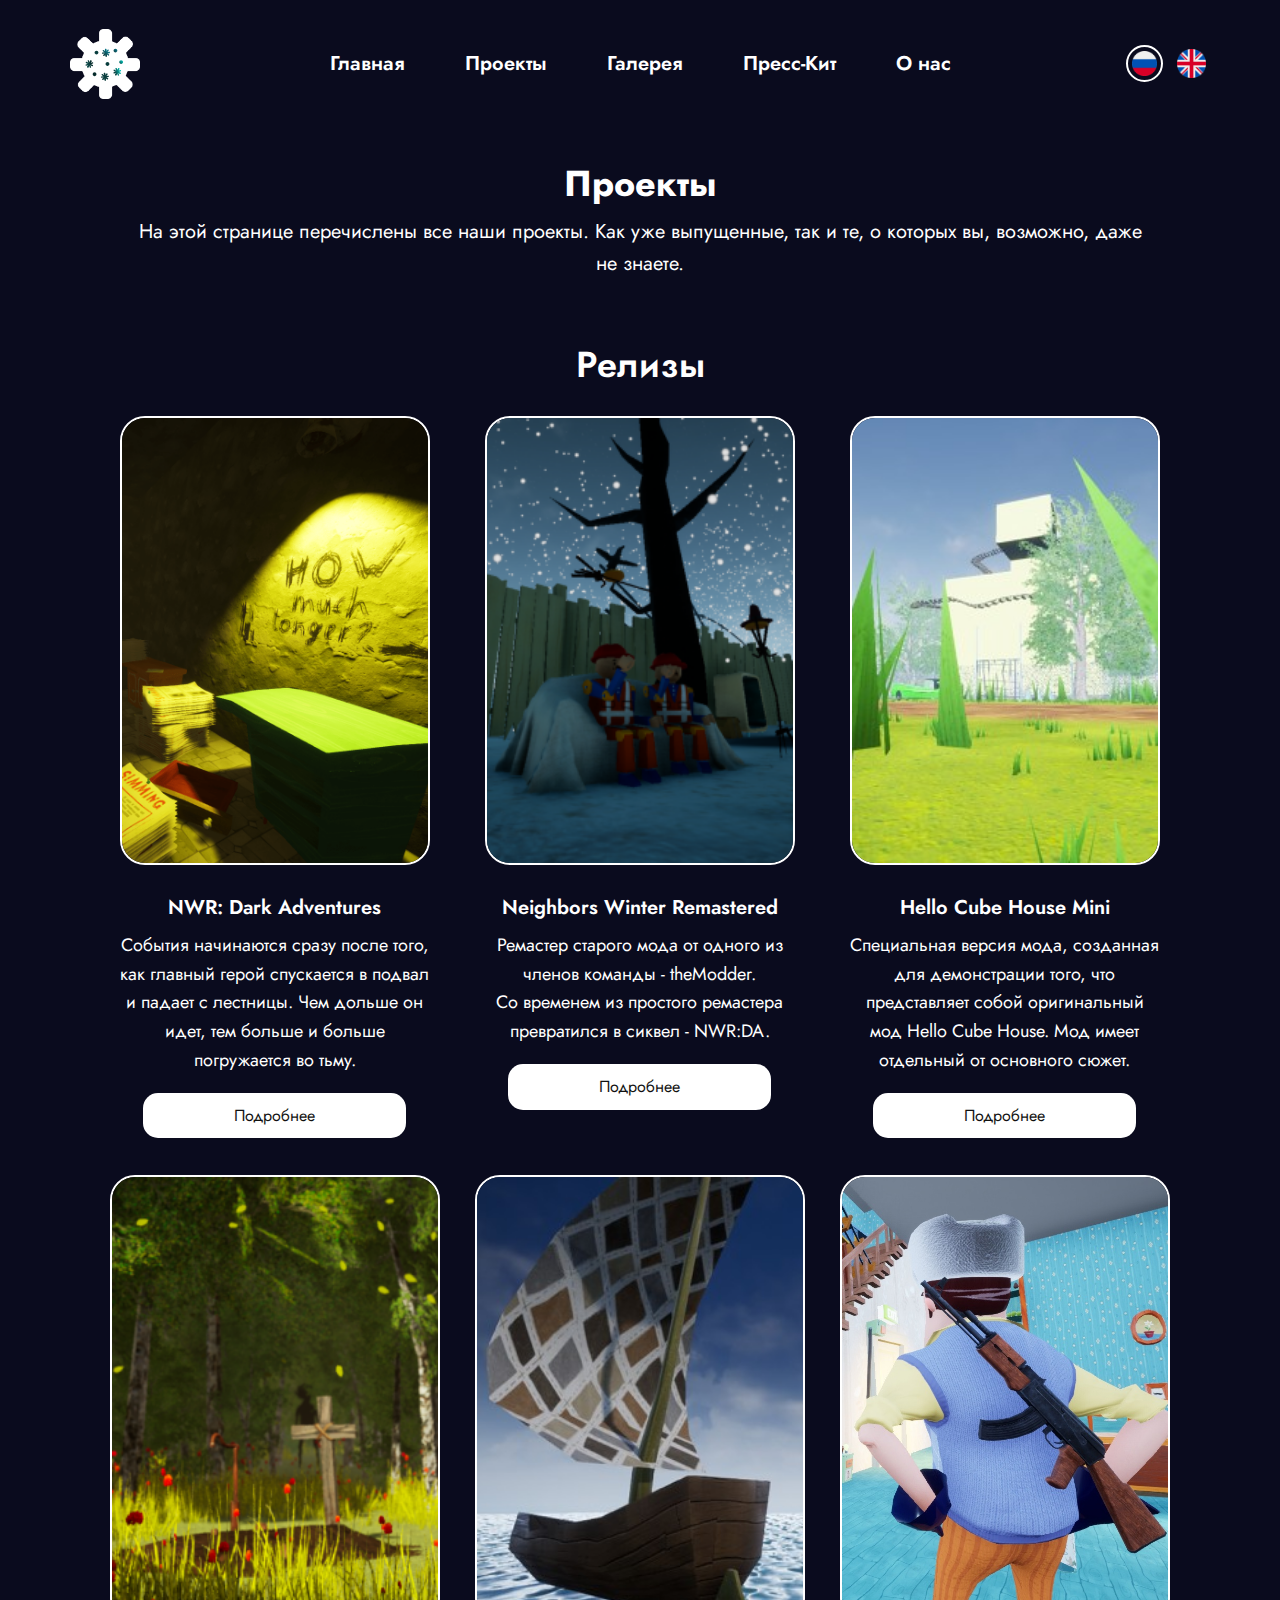
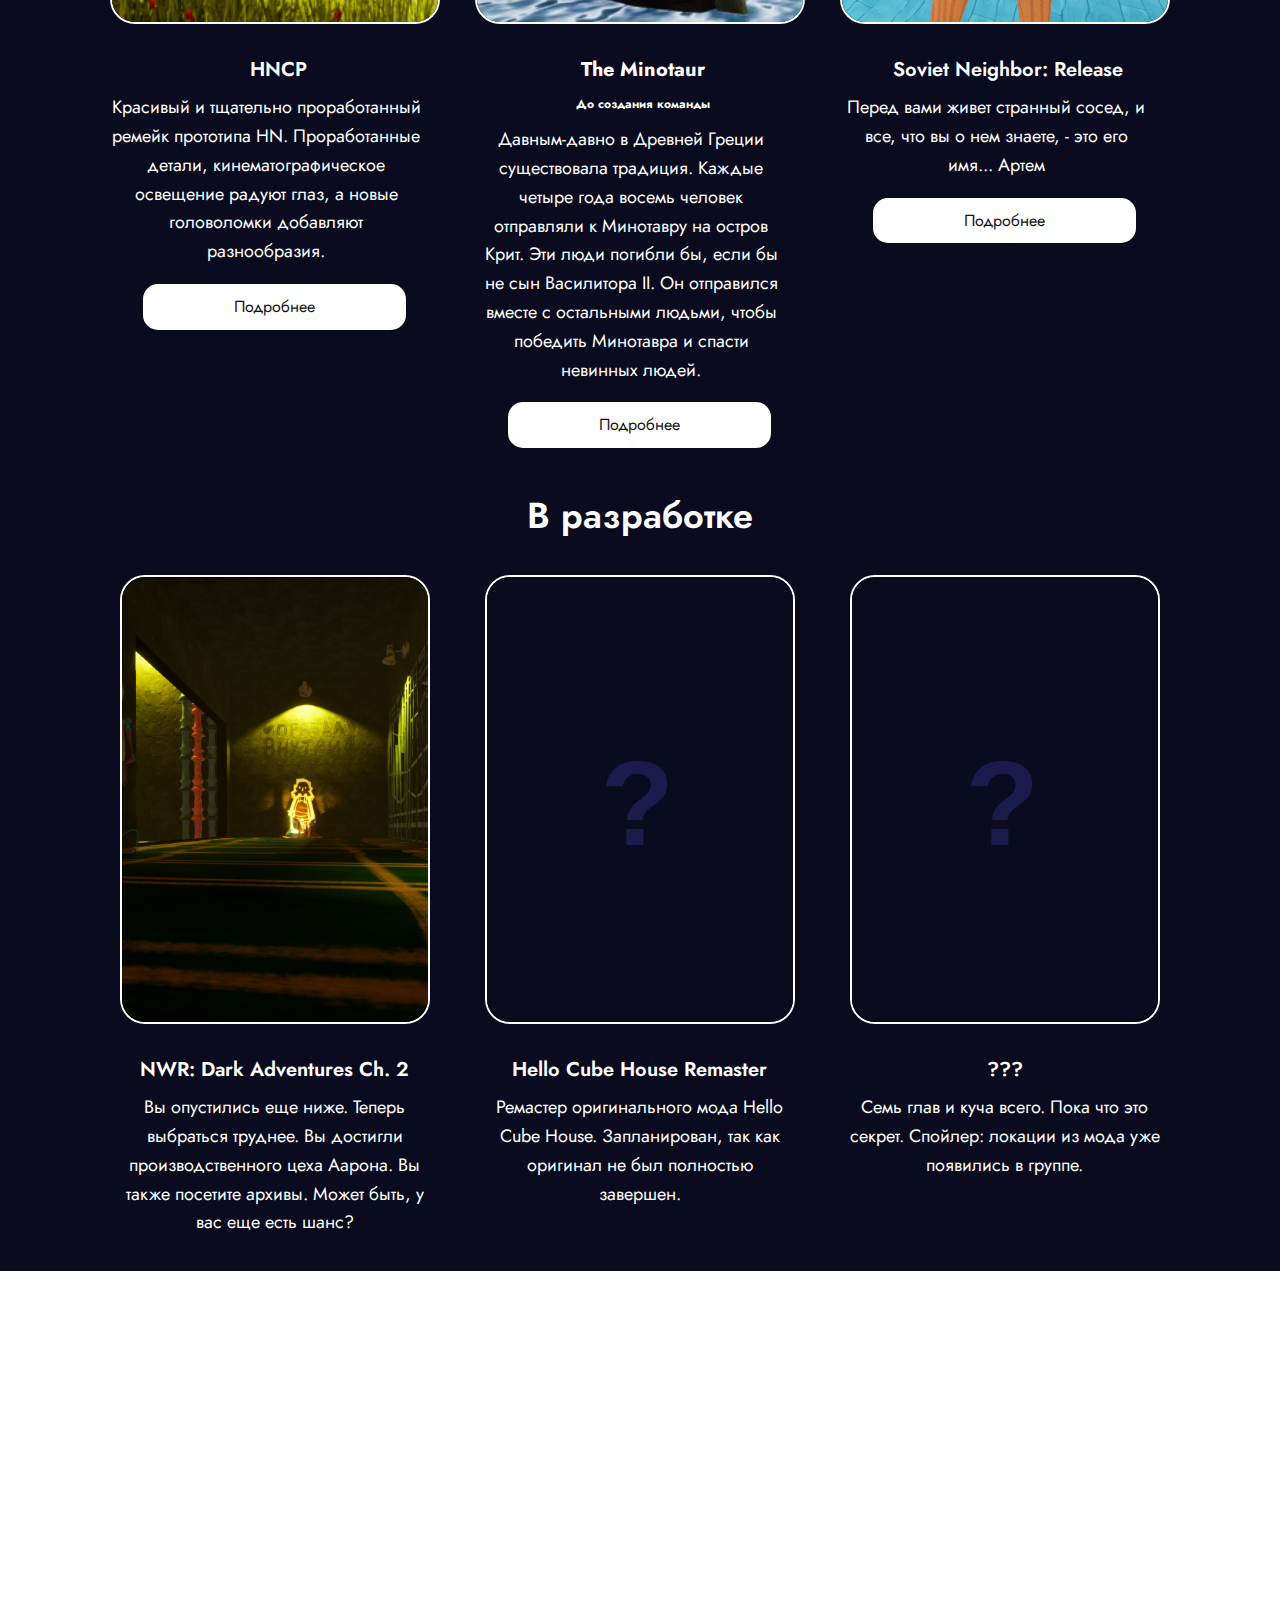
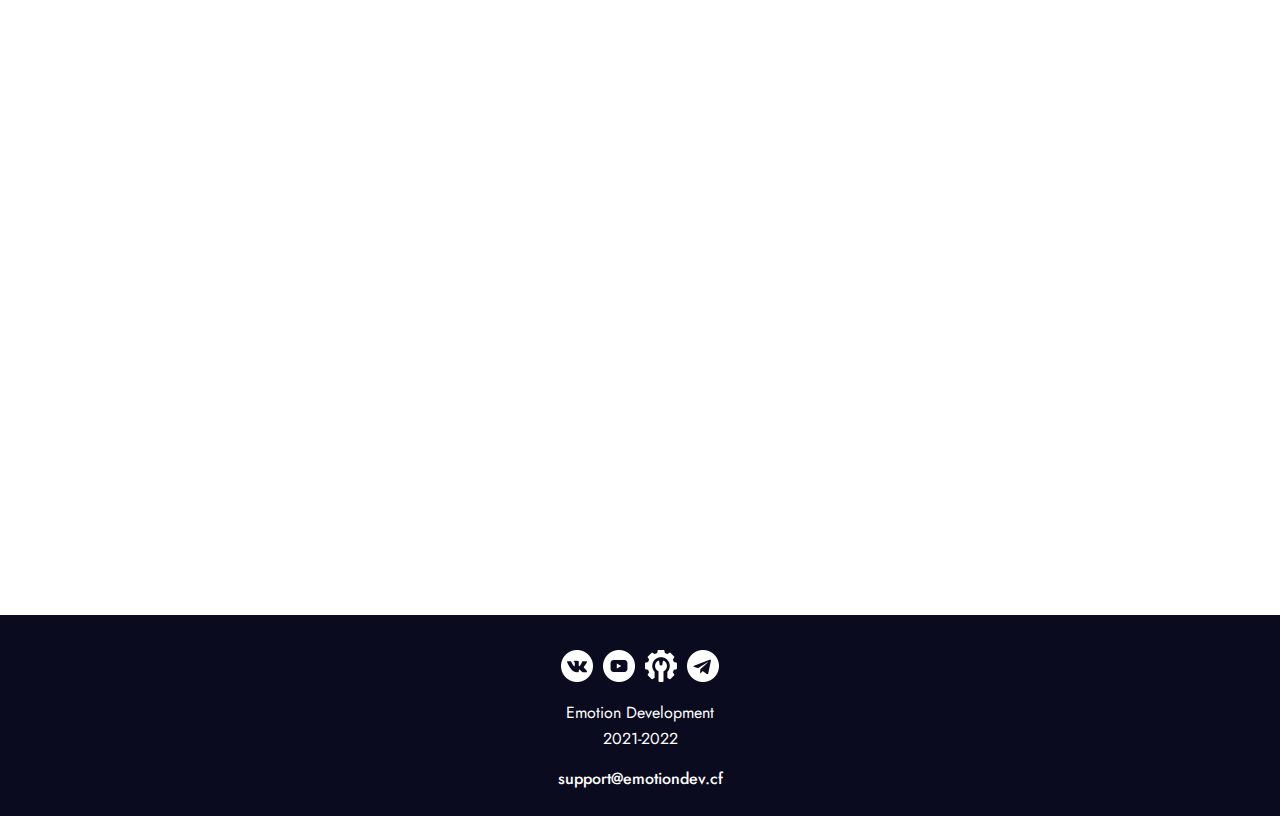
<file: projects.html>
<!DOCTYPE html>
<html style="font-size: 16px;" lang="ru-RU"><head>
    <meta name="viewport" content="width=device-width, initial-scale=1.0">
    <meta charset="utf-8">
    <meta name="keywords" content="​привет сосед, emotional development, emotion dev.,hello neighbor, эмоции, разработчик">
    <meta name="description" content="Emotion Development - is ​a new but worthy team of developers who make the best for you. Icons, fan games, mods, memes, beautiful design. And that's a start. We will improve and try to fulfill your wishes.">
    <title>Projects | Emotion Development</title>
    <link rel="stylesheet" href="nicepage.css" media="screen">
<link rel="stylesheet" href="projects.css" media="screen">
    <script class="u-script" type="text/javascript" src="jquery.js" defer=""></script>
    <script class="u-script" type="text/javascript" src="nicepage.js" defer=""></script>
    <meta name="generator" content="Nicepage 5.2.4, nicepage.com">
    <meta name="referrer" content="origin">
    <link rel="icon" href="images/favicon.svg">
    <link id="u-theme-google-font" rel="stylesheet" href="https://fonts.googleapis.com/css?family=Roboto:100,100i,300,300i,400,400i,500,500i,700,700i,900,900i|Jost:100,100i,200,200i,300,300i,400,400i,500,500i,600,600i,700,700i,800,800i,900,900i">
    <link id="u-page-google-font" rel="stylesheet" href="https://fonts.googleapis.com/css?family=Jost:100,100i,200,200i,300,300i,400,400i,500,500i,600,600i,700,700i,800,800i,900,900i">
    
    
    
    
    
    
    <script type="application/ld+json">{
		"@context": "http://schema.org",
		"@type": "Organization",
		"name": "Emotion Site Original",
		"sameAs": [
				"https://vk.com/emdev1",
				"https://www.youtube.com/channel/UCxdG49W7KeynDYzhjl24iug",
				"https://www.moddb.com/members/emotion-development",
				"https://t.me/dmitrymodder"
		]
}</script>
    <meta name="theme-color" content="#478ac9">
    <meta property="og:title" content="Projects | Emotion Development">
    <meta property="og:description" content="Emotion Development - is ​a new but worthy team of developers who make the best for you. Icons, fan games, mods, memes, beautiful design. And that's a start. We will improve and try to fulfill your wishes.">
    <meta property="og:type" content="website">
  </head>
  <body class="u-body u-xl-mode" data-lang="ru"><header class="u-clearfix u-header" id="sec-0335"><div class="u-clearfix u-sheet u-valign-middle-md u-valign-middle-sm u-sheet-1">
        <img class="u-align-center-xs u-enable-responsive u-image u-image-contain u-image-default u-image-1" src="images/emotion_fluent_winter_compact.svg" alt="" data-image-width="778" data-image-height="779" data-href="home.html">
        <nav class="u-align-left u-menu u-menu-one-level u-offcanvas u-menu-1" data-responsive-from="MD" data-submenu-level="on-click">
          <div class="menu-collapse" style="font-size: 1.25rem; letter-spacing: 0px; font-weight: 600;">
            <a class="u-button-style u-custom-active-border-color u-custom-active-color u-custom-border u-custom-border-color u-custom-border-radius u-custom-borders u-custom-color u-custom-hover-border-color u-custom-hover-color u-custom-left-right-menu-spacing u-custom-padding-bottom u-custom-text-active-color u-custom-text-color u-custom-text-hover-color u-custom-top-bottom-menu-spacing u-file-icon u-nav-link u-text-white u-file-icon-1" href="#">
              <img src="images/3669462-7024b5f0.png" alt="">
            </a>
          </div>
          <div class="u-custom-menu u-nav-container">
            <ul class="u-nav u-spacing-20 u-unstyled u-nav-1"><li class="u-nav-item"><a class="u-border-active-white u-border-hover-grey-15 u-button-style u-nav-link u-text-active-white u-text-hover-grey-15 u-text-white" href="home.html" style="padding: 8px 20px;">Главная</a>
</li><li class="u-nav-item"><a class="u-border-active-white u-border-hover-grey-15 u-button-style u-nav-link u-text-active-white u-text-hover-grey-15 u-text-white" href="projects.html" style="padding: 8px 20px;">Проекты</a>
</li><li class="u-nav-item"><a class="u-border-active-white u-border-hover-grey-15 u-button-style u-nav-link u-text-active-white u-text-hover-grey-15 u-text-white" href="gallery.html" style="padding: 8px 20px;">Галерея</a>
</li><li class="u-nav-item"><a class="u-border-active-white u-border-hover-grey-15 u-button-style u-nav-link u-text-active-white u-text-hover-grey-15 u-text-white" href="presskit.html" style="padding: 8px 20px;">Пресс-Кит</a>
</li><li class="u-nav-item"><a class="u-border-active-white u-border-hover-grey-15 u-button-style u-nav-link u-text-active-white u-text-hover-grey-15 u-text-white" href="about.html" style="padding: 8px 20px;">О нас</a>
</li></ul>
          </div>
          <div class="u-custom-menu u-nav-container-collapse">
            <div class="u-align-center u-container-style u-custom-color-4 u-inner-container-layout u-sidenav u-sidenav-1" data-offcanvas-width="414.2657">
              <div class="u-inner-container-layout u-sidenav-overflow">
                <div class="u-menu-close u-menu-close-1"></div>
                <ul class="u-align-center u-nav u-popupmenu-items u-spacing-14 u-unstyled u-nav-2"><li class="u-nav-item"><a class="u-button-style u-nav-link" href="home.html">Главная</a>
</li><li class="u-nav-item"><a class="u-button-style u-nav-link" href="projects.html">Проекты</a>
</li><li class="u-nav-item"><a class="u-button-style u-nav-link" href="gallery.html">Галерея</a>
</li><li class="u-nav-item"><a class="u-button-style u-nav-link" href="presskit.html">Пресс-Кит</a>
</li><li class="u-nav-item"><a class="u-button-style u-nav-link" href="about.html">О нас</a>
</li></ul>
                <img class="u-align-center-xs u-image u-image-contain u-image-default u-opacity u-opacity-0 u-preserve-proportions u-image-2" alt="" data-image-width="4723" data-image-height="4723" src="images/emotion_white.png"><span class="u-file-icon u-icon u-icon-rectangle u-icon-1" data-href="https://emotiondev.ga"><img src="images/197374.png" alt=""></span><span class="u-border-2 u-border-white u-file-icon u-icon u-icon-circle u-icon-2"><img src="images/4628645.png" alt=""></span>
              </div>
            </div>
            <div class="u-menu-overlay"></div>
          </div>
        </nav><span class="u-file-icon u-hidden-md u-hidden-sm u-hidden-xs u-icon u-icon-rectangle u-icon-3" data-href="https://emotiondev.ga"><img src="images/197374.png" alt=""></span><span class="u-border-2 u-border-white u-file-icon u-hidden-md u-hidden-sm u-hidden-xs u-icon u-icon-circle u-icon-4"><img src="images/4628645.png" alt=""></span>
      </div></header>
    <section class="u-align-center u-clearfix u-custom-color-4 u-section-1" id="sec-edaa">
      <div class="u-clearfix u-sheet u-valign-middle u-sheet-1">
        <h1 class="u-text u-text-default u-title u-text-1">Проекты</h1>
        <p class="u-large-text u-text u-text-variant u-text-2"> На этой странице перечислены все наши проекты. Как уже выпущенные, так и те, о которых вы, возможно, даже не знаете.</p>
      </div>
    </section>
    <section class="u-clearfix u-custom-color-4 u-section-2" id="sec-a71a">
      <div class="u-clearfix u-sheet u-valign-middle u-sheet-1">
        <h1 class="u-align-center u-text u-text-default u-text-font u-text-1">Релизы</h1>
        <div class="u-layout-grid u-list u-list-1">
          <div class="u-repeater u-repeater-1">
            <div class="u-container-style u-list-item u-repeater-item">
              <div class="u-container-layout u-similar-container u-container-layout-1">
                <img class="u-border-2 u-border-custom-color-5 u-image u-image-round u-radius-25 u-image-1" src="images/HighresScreenshot00008-min.png" alt="" data-image-width="1917" data-image-height="966">
                <p class="u-align-center u-small-text u-text u-text-default u-text-variant u-text-2">NWR: Dark Adventures</p>
                <p class="u-align-center u-small-text u-text u-text-default u-text-variant u-text-3"> События начинаются сразу после того, как главный герой спускается в подвал и падает с лестницы. Чем дольше он идет, тем больше и больше погружается во тьму.</p>
                <a href="https://www.moddb.com/mods/neighbors-winter-remastered-dark-adventures" class="u-border-none u-btn u-btn-round u-button-style u-radius-15 u-white u-btn-1" target="_blank">Подробнее</a>
              </div>
            </div>
            <div class="u-align-center u-container-style u-list-item u-repeater-item">
              <div class="u-container-layout u-similar-container u-container-layout-2">
                <img class="u-border-2 u-border-custom-color-5 u-image u-image-round u-radius-25 u-image-2" src="images/550.png" alt="" data-image-width="620" data-image-height="304">
                <p class="u-align-center u-small-text u-text u-text-default u-text-variant u-text-4">Neighbors Winter Remastered</p>
                <p class="u-align-center u-small-text u-text u-text-default u-text-variant u-text-5"> Ремастер старого мода от одного из членов команды - theModder. <br>Со временем из простого ремастера превратился в сиквел - NWR:DA.
                </p>
                <a href="https://www.moddb.com/mods/neighbors-winter-remastered" class="u-border-none u-btn u-btn-round u-button-style u-radius-15 u-white u-btn-2" target="_blank">Подробнее</a>
              </div>
            </div>
            <div class="u-align-center u-container-style u-list-item u-repeater-item">
              <div class="u-container-layout u-similar-container u-container-layout-3">
                <img class="u-border-2 u-border-custom-color-5 u-image u-image-round u-radius-25 u-image-3" src="images/k_bECh3vd3E.1.jpg" alt="" data-image-width="620" data-image-height="304">
                <p class="u-align-center u-small-text u-text u-text-default u-text-variant u-text-6">Hello Cube House Mini</p>
                <p class="u-align-center u-small-text u-text u-text-default u-text-variant u-text-7"> Специальная версия мода, созданная для демонстрации того, что представляет собой оригинальный мод Hello Cube House. Мод имеет отдельный от основного сюжет.</p>
                <a href="https://www.moddb.com/mods/hello-cube-house-miniofficial" class="u-border-none u-btn u-btn-round u-button-style u-radius-15 u-white u-btn-3" target="_blank">Подробнее</a>
              </div>
            </div>
          </div>
        </div>
        <div class="u-list u-list-2">
          <div class="u-repeater u-repeater-2">
            <div class="u-align-center u-container-style u-list-item u-repeater-item">
              <div class="u-container-layout u-similar-container u-container-layout-4">
                <img class="u-border-2 u-border-custom-color-5 u-expanded-width u-image u-image-round u-radius-25 u-image-4" src="images/27.png" alt="" data-image-width="620" data-image-height="322">
                <p class="u-small-text u-text u-text-variant u-text-8">HNCP</p>
                <p class="u-small-text u-text u-text-variant u-text-9"> Красивый и тщательно проработанный ремейк прототипа HN. Проработанные детали, кинематографическое освещение радуют глаз, а новые головоломки добавляют разнообразия.</p>
                <a href="https://www.moddb.com/mods/hncp" class="u-border-none u-btn u-btn-round u-button-style u-radius-15 u-white u-btn-4" target="_blank">Подробнее</a>
              </div>
            </div>
            <div class="u-align-center u-container-style u-list-item u-repeater-item">
              <div class="u-container-layout u-similar-container u-container-layout-5">
                <img class="u-border-2 u-border-custom-color-5 u-expanded-width u-image u-image-round u-radius-25 u-image-5" src="images/bandicam_2020-11-15_15-40-37-040.jpg" alt="" data-image-width="620" data-image-height="349">
                <p class="u-small-text u-text u-text-variant u-text-10">The Minotaur<br>
                  <span style="font-size: 12px;">До создания команды</span>
                </p>
                <p class="u-small-text u-text u-text-variant u-text-11"> Давным-давно в Древней Греции существовала традиция. Каждые четыре года восемь человек отправляли к Минотавру на остров Крит. Эти люди погибли бы, если бы не сын Василитора II. Он отправился вместе с остальными людьми, чтобы победить Минотавра и спасти невинных людей.</p>
                <a href="https://www.moddb.com/mods/the-minotaur" class="u-border-none u-btn u-btn-round u-button-style u-radius-15 u-white u-btn-5" target="_blank">Подробнее</a>
              </div>
            </div>
            <div class="u-align-center u-container-style u-list-item u-repeater-item">
              <div class="u-container-layout u-similar-container u-container-layout-6">
                <img class="u-border-2 u-border-custom-color-5 u-expanded-width u-image u-image-round u-radius-25 u-image-6" src="images/_9-0xXvXOIs1.jpg" alt="" data-image-width="722" data-image-height="847">
                <p class="u-small-text u-text u-text-variant u-text-12">Soviet Neighbor: Release<br>
                </p>
                <p class="u-small-text u-text u-text-variant u-text-13"> Перед вами живет странный сосед, и все, что вы о нем знаете, - это его имя... Артем</p>
                <a href="not.authorized.moddb" class="u-border-none u-btn u-btn-round u-button-style u-radius-15 u-white u-btn-6" target="_blank">Подробнее</a>
              </div>
            </div>
          </div>
        </div>
      </div>
    </section>
    <section class="u-clearfix u-custom-color-4 u-section-3" id="sec-eb8b">
      <div class="u-clearfix u-sheet u-sheet-1">
        <h1 class="u-align-center u-text u-text-default u-text-font u-text-1">В разработке</h1>
        <div class="u-list u-list-1">
          <div class="u-repeater u-repeater-1">
            <div class="u-align-center u-container-style u-list-item u-repeater-item">
              <div class="u-container-layout u-similar-container u-valign-top u-container-layout-1">
                <img class="u-border-2 u-border-custom-color-5 u-expanded-width u-image u-image-default u-radius-25 u-image-1" src="images/HighresScreenshot000271.png" alt="" data-image-width="1637" data-image-height="1257">
                <p class="u-small-text u-text u-text-default u-text-variant u-text-2">NWR: Dark Adventures Ch. 2</p>
                <p class="u-small-text u-text u-text-default u-text-variant u-text-3"> Вы опустились еще ниже. Теперь выбраться труднее. Вы достигли производственного цеха Аарона. Вы также посетите архивы. Может быть, у вас еще есть шанс?</p>
              </div>
            </div>
            <div class="u-align-center u-container-style u-list-item u-repeater-item">
              <div class="u-container-layout u-similar-container u-valign-top u-container-layout-2">
                <img class="u-border-2 u-border-custom-color-5 u-expanded-width u-image u-image-default u-radius-25 u-image-2" src="images/unknown.svg" alt="" data-image-width="930" data-image-height="1380">
                <p class="u-small-text u-text u-text-default u-text-variant u-text-4">Hello Cube House Remaster</p>
                <p class="u-small-text u-text u-text-default u-text-variant u-text-5"> Ремастер оригинального мода Hello Cube House. Запланирован, так как оригинал не был полностью завершен.</p>
              </div>
            </div>
            <div class="u-align-center u-container-style u-list-item u-repeater-item">
              <div class="u-container-layout u-similar-container u-valign-top u-container-layout-3">
                <img class="u-border-2 u-border-custom-color-5 u-expanded-width u-image u-image-default u-radius-25 u-image-3" src="images/unknown.svg" alt="" data-image-width="930" data-image-height="1380">
                <p class="u-small-text u-text u-text-default u-text-variant u-text-6">???</p>
                <p class="u-small-text u-text u-text-default u-text-variant u-text-7"> Семь глав и куча всего. Пока что это секрет. Спойлер: локации из мода уже появились в группе.</p>
              </div>
            </div>
          </div>
        </div>
      </div>
    </section>
    <section class="u-clearfix u-section-4" id="sec-e1cb">
      <div class="u-clearfix u-sheet u-sheet-1">
        <h1 class="u-align-center u-text u-text-default u-text-font u-text-white u-text-1">Разработка прекращена</h1>
        <ul class="u-align-left u-text u-text-default u-text-white u-text-2">
          <li> Cave Neighbor </li>
          <li>Fast Mod. </li>
          <li>Multiverse Neighbor</li>
          <li>Subnautica - too complicated </li>
          <li>Stulker - too complicated </li>
          <li>The Ultra Hard Best Mod In The World</li>
          <li>The Stanley Parable</li>
          <li>Stranger Neighbor</li>
          <li>SCP</li>
          <li>Realistik</li>
          <li>Park -</li>
          <li>neznau</li>
          <li>Neighbor time machine</li>
          <li>mini film</li>
          <li>lost piece v2</li>
          <li>hello guest</li>
          <li>hello engineer mechanics prototype</li>
          <li>devgamm</li>
          <li>broken</li>
          <li>neighbor city</li>
        </ul>
      </div>
    </section>
    
    
    
    <footer class="u-align-center u-clearfix u-custom-color-4 u-footer u-footer" id="sec-d284"><div class="u-clearfix u-sheet u-sheet-1">
        <div class="u-social-icons u-spacing-10 u-social-icons-1">
          <a class="u-social-url" title="vk" target="_blank" href="https://vk.com/emdev1"><span class="u-file-icon u-icon u-social-facebook u-social-icon u-text-white u-icon-1"><img src="images/3670029-c7997261.png" alt=""></span>
          </a>
          <a class="u-social-url" title="YouTube" target="_blank" href="https://www.youtube.com/channel/UCxdG49W7KeynDYzhjl24iug"><span class="u-file-icon u-icon u-social-icon u-social-twitter u-text-white u-icon-2"><img src="images/3669688-ae1caf9d.png" alt=""></span>
          </a>
          <a class="u-social-url" title="ModDB" target="_blank" href="https://www.moddb.com/members/emotion-development"><span class="u-file-icon u-icon u-social-icon u-social-instagram u-text-white u-icon-3"><img src="images/3401263-6c079e1f.png" alt=""></span>
          </a>
          <a class="u-social-url" target="_blank" data-type="Telegram" title="Telegram" href="https://t.me/dmitrymodder"><span class="u-file-icon u-icon u-social-icon u-social-telegram u-text-white u-icon-4"><img src="images/2111710-b67a1967.png" alt=""></span>
          </a>
        </div>
        <p class="u-custom-font u-small-text u-text u-text-variant u-text-1">Emotion Development<br>2021-2022
        </p>
        <h5 class="u-text u-text-2">
          <a class="u-active-none u-border-none u-btn u-button-link u-button-style u-hover-none u-none u-text-white u-btn-1" href="mailto:support@emotiondev.cf">support@emotiondev.cf</a>
        </h5>
      </div></footer>
  
</body></html>
</file>
